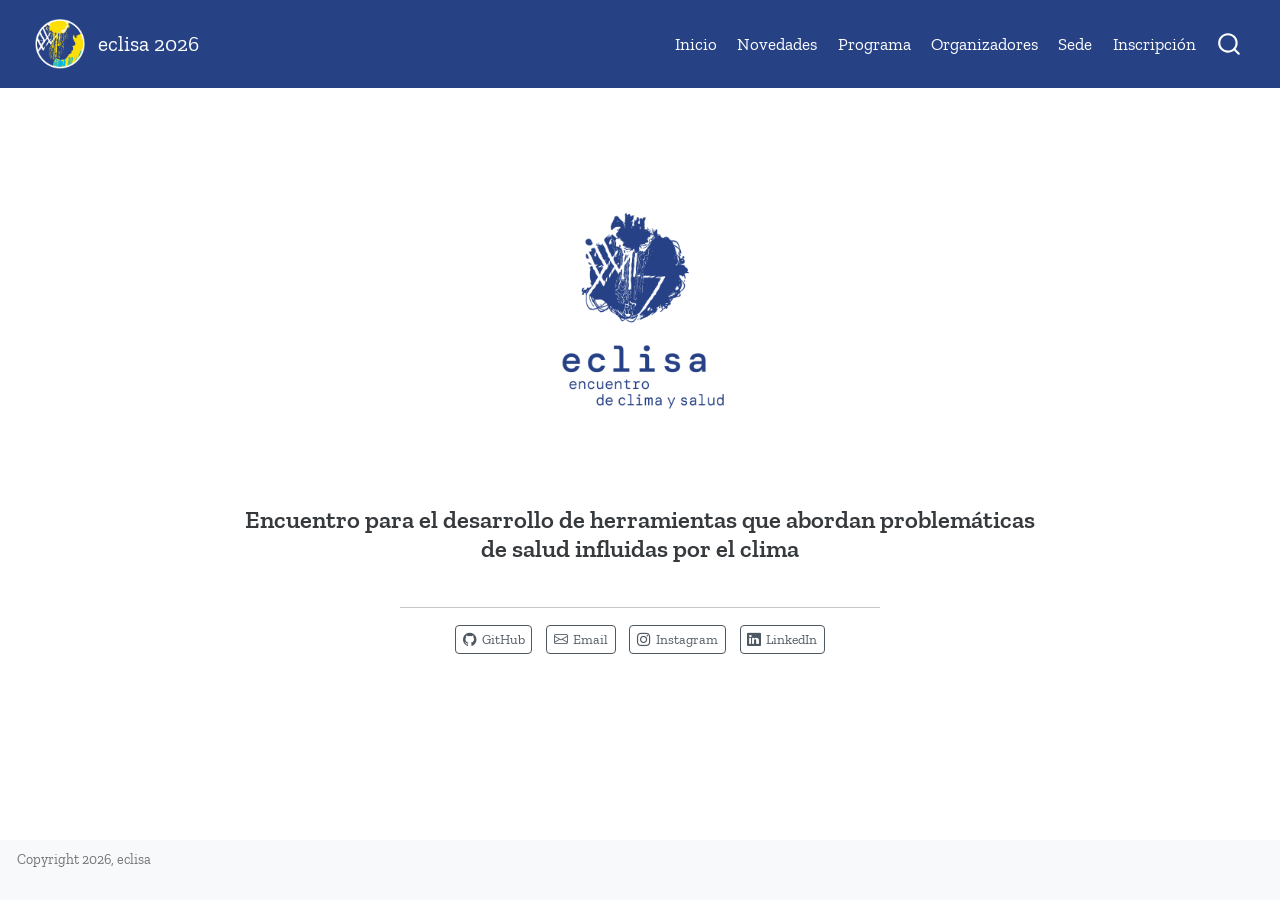
<file: index.html>
<!DOCTYPE html>
<html xmlns="http://www.w3.org/1999/xhtml" lang="es" xml:lang="es"><head>

<meta charset="utf-8">
<meta name="generator" content="quarto-1.5.57">

<meta name="viewport" content="width=device-width, initial-scale=1.0, user-scalable=yes">


<title>eclisa 2026</title>
<style>
code{white-space: pre-wrap;}
span.smallcaps{font-variant: small-caps;}
div.columns{display: flex; gap: min(4vw, 1.5em);}
div.column{flex: auto; overflow-x: auto;}
div.hanging-indent{margin-left: 1.5em; text-indent: -1.5em;}
ul.task-list{list-style: none;}
ul.task-list li input[type="checkbox"] {
  width: 0.8em;
  margin: 0 0.8em 0.2em -1em; /* quarto-specific, see https://github.com/quarto-dev/quarto-cli/issues/4556 */ 
  vertical-align: middle;
}
</style>


<script src="site_libs/quarto-nav/quarto-nav.js"></script>
<script src="site_libs/quarto-nav/headroom.min.js"></script>
<script src="site_libs/clipboard/clipboard.min.js"></script>
<script src="site_libs/quarto-search/autocomplete.umd.js"></script>
<script src="site_libs/quarto-search/fuse.min.js"></script>
<script src="site_libs/quarto-search/quarto-search.js"></script>
<meta name="quarto:offset" content="./">
<script src="site_libs/quarto-html/quarto.js"></script>
<script src="site_libs/quarto-html/popper.min.js"></script>
<script src="site_libs/quarto-html/tippy.umd.min.js"></script>
<link href="site_libs/quarto-html/tippy.css" rel="stylesheet">
<link href="site_libs/quarto-html/quarto-syntax-highlighting.css" rel="stylesheet" id="quarto-text-highlighting-styles">
<script src="site_libs/bootstrap/bootstrap.min.js"></script>
<link href="site_libs/bootstrap/bootstrap-icons.css" rel="stylesheet">
<link href="site_libs/bootstrap/bootstrap.min.css" rel="stylesheet" id="quarto-bootstrap" data-mode="light">
<script id="quarto-search-options" type="application/json">{
  "location": "navbar",
  "copy-button": false,
  "collapse-after": 3,
  "panel-placement": "end",
  "type": "overlay",
  "limit": 50,
  "keyboard-shortcut": [
    "f",
    "/",
    "s"
  ],
  "show-item-context": false,
  "language": {
    "search-no-results-text": "Sin resultados",
    "search-matching-documents-text": "documentos encontrados",
    "search-copy-link-title": "Copiar el enlace en la búsqueda",
    "search-hide-matches-text": "Ocultar resultados adicionales",
    "search-more-match-text": "resultado adicional en este documento",
    "search-more-matches-text": "resultados adicionales en este documento",
    "search-clear-button-title": "Borrar",
    "search-text-placeholder": "",
    "search-detached-cancel-button-title": "Cancelar",
    "search-submit-button-title": "Enviar",
    "search-label": "Buscar"
  }
}</script>


<link rel="stylesheet" href="styles.css">
</head>

<body class="nav-fixed fullcontent">

<div id="quarto-search-results"></div>
  <header id="quarto-header" class="headroom fixed-top">
    <nav class="navbar navbar-expand-lg " data-bs-theme="dark">
      <div class="navbar-container container-fluid">
      <div class="navbar-brand-container mx-auto">
    <a href="./index.html" class="navbar-brand navbar-brand-logo">
    <img src="./imagenes/icono.png" alt="" class="navbar-logo">
    </a>
    <a class="navbar-brand" href="./index.html">
    <span class="navbar-title">eclisa 2026</span>
    </a>
  </div>
            <div id="quarto-search" class="" title="Buscar"></div>
          <button class="navbar-toggler" type="button" data-bs-toggle="collapse" data-bs-target="#navbarCollapse" aria-controls="navbarCollapse" role="menu" aria-expanded="false" aria-label="Navegación de palanca" onclick="if (window.quartoToggleHeadroom) { window.quartoToggleHeadroom(); }">
  <span class="navbar-toggler-icon"></span>
</button>
          <div class="collapse navbar-collapse" id="navbarCollapse">
            <ul class="navbar-nav navbar-nav-scroll ms-auto">
  <li class="nav-item">
    <a class="nav-link active" href="./index.html" aria-current="page"> 
<span class="menu-text">Inicio</span></a>
  </li>  
  <li class="nav-item">
    <a class="nav-link" href="./novedades.html"> 
<span class="menu-text">Novedades</span></a>
  </li>  
  <li class="nav-item">
    <a class="nav-link" href="./programa.html"> 
<span class="menu-text">Programa</span></a>
  </li>  
  <li class="nav-item">
    <a class="nav-link" href="./organizadores.html"> 
<span class="menu-text">Organizadores</span></a>
  </li>  
  <li class="nav-item">
    <a class="nav-link" href="./sede.html"> 
<span class="menu-text">Sede</span></a>
  </li>  
  <li class="nav-item">
    <a class="nav-link" href="./inscripcion.html"> 
<span class="menu-text">Inscripción</span></a>
  </li>  
</ul>
          </div> <!-- /navcollapse -->
            <div class="quarto-navbar-tools">
</div>
      </div> <!-- /container-fluid -->
    </nav>
</header>
<!-- content -->
<div id="quarto-content" class="quarto-container page-columns page-rows-contents page-layout-article page-navbar">
<!-- sidebar -->
<!-- margin-sidebar -->
    
<!-- main -->
<div class="quarto-about-jolla">
  <img src="imagenes/logo.png" class="about-image
  round " style="height: 15em; width: 15em;">
 <main class="content" id="quarto-document-content">
<section id="encuentro-para-el-desarrollo-de-herramientas-que-abordan-problemáticas-de-salud-influidas-por-el-clima" class="level3">
<h3 data-anchor-id="encuentro-para-el-desarrollo-de-herramientas-que-abordan-problemáticas-de-salud-influidas-por-el-clima">Encuentro para el desarrollo de herramientas que abordan problemáticas de salud influidas por el clima</h3>


</section>
</main> 
  <hr class="about-sep">
   <div class="about-links">
  <a href="https://github.com/eclisa-red" class="about-link" rel="" target="">
    <i class="bi bi-github"></i>
     <span class="about-link-text">GitHub</span>
  </a>
  <a href="mailto:eclisa.info@gmail.com" class="about-link" rel="" target="">
    <i class="bi bi-envelope"></i>
     <span class="about-link-text">Email</span>
  </a>
  <a href="https://instagram.com/eclisa2026" class="about-link" rel="" target="">
    <i class="bi bi-instagram"></i>
     <span class="about-link-text">Instagram</span>
  </a>
  <a href="https://www.linkedin.com/company/eclisa-2026/" class="about-link" rel="" target="">
    <i class="bi bi-linkedin"></i>
     <span class="about-link-text">LinkedIn</span>
  </a>
</div>
</div>
 <!-- /main -->
<script id="quarto-html-after-body" type="application/javascript">
window.document.addEventListener("DOMContentLoaded", function (event) {
  const toggleBodyColorMode = (bsSheetEl) => {
    const mode = bsSheetEl.getAttribute("data-mode");
    const bodyEl = window.document.querySelector("body");
    if (mode === "dark") {
      bodyEl.classList.add("quarto-dark");
      bodyEl.classList.remove("quarto-light");
    } else {
      bodyEl.classList.add("quarto-light");
      bodyEl.classList.remove("quarto-dark");
    }
  }
  const toggleBodyColorPrimary = () => {
    const bsSheetEl = window.document.querySelector("link#quarto-bootstrap");
    if (bsSheetEl) {
      toggleBodyColorMode(bsSheetEl);
    }
  }
  toggleBodyColorPrimary();  
  const isCodeAnnotation = (el) => {
    for (const clz of el.classList) {
      if (clz.startsWith('code-annotation-')) {                     
        return true;
      }
    }
    return false;
  }
  const onCopySuccess = function(e) {
    // button target
    const button = e.trigger;
    // don't keep focus
    button.blur();
    // flash "checked"
    button.classList.add('code-copy-button-checked');
    var currentTitle = button.getAttribute("title");
    button.setAttribute("title", "Copiado");
    let tooltip;
    if (window.bootstrap) {
      button.setAttribute("data-bs-toggle", "tooltip");
      button.setAttribute("data-bs-placement", "left");
      button.setAttribute("data-bs-title", "Copiado");
      tooltip = new bootstrap.Tooltip(button, 
        { trigger: "manual", 
          customClass: "code-copy-button-tooltip",
          offset: [0, -8]});
      tooltip.show();    
    }
    setTimeout(function() {
      if (tooltip) {
        tooltip.hide();
        button.removeAttribute("data-bs-title");
        button.removeAttribute("data-bs-toggle");
        button.removeAttribute("data-bs-placement");
      }
      button.setAttribute("title", currentTitle);
      button.classList.remove('code-copy-button-checked');
    }, 1000);
    // clear code selection
    e.clearSelection();
  }
  const getTextToCopy = function(trigger) {
      const codeEl = trigger.previousElementSibling.cloneNode(true);
      for (const childEl of codeEl.children) {
        if (isCodeAnnotation(childEl)) {
          childEl.remove();
        }
      }
      return codeEl.innerText;
  }
  const clipboard = new window.ClipboardJS('.code-copy-button:not([data-in-quarto-modal])', {
    text: getTextToCopy
  });
  clipboard.on('success', onCopySuccess);
  if (window.document.getElementById('quarto-embedded-source-code-modal')) {
    // For code content inside modals, clipBoardJS needs to be initialized with a container option
    // TODO: Check when it could be a function (https://github.com/zenorocha/clipboard.js/issues/860)
    const clipboardModal = new window.ClipboardJS('.code-copy-button[data-in-quarto-modal]', {
      text: getTextToCopy,
      container: window.document.getElementById('quarto-embedded-source-code-modal')
    });
    clipboardModal.on('success', onCopySuccess);
  }
    var localhostRegex = new RegExp(/^(?:http|https):\/\/localhost\:?[0-9]*\//);
    var mailtoRegex = new RegExp(/^mailto:/);
      var filterRegex = new RegExp('/' + window.location.host + '/');
    var isInternal = (href) => {
        return filterRegex.test(href) || localhostRegex.test(href) || mailtoRegex.test(href);
    }
    // Inspect non-navigation links and adorn them if external
 	var links = window.document.querySelectorAll('a[href]:not(.nav-link):not(.navbar-brand):not(.toc-action):not(.sidebar-link):not(.sidebar-item-toggle):not(.pagination-link):not(.no-external):not([aria-hidden]):not(.dropdown-item):not(.quarto-navigation-tool):not(.about-link)');
    for (var i=0; i<links.length; i++) {
      const link = links[i];
      if (!isInternal(link.href)) {
        // undo the damage that might have been done by quarto-nav.js in the case of
        // links that we want to consider external
        if (link.dataset.originalHref !== undefined) {
          link.href = link.dataset.originalHref;
        }
      }
    }
  function tippyHover(el, contentFn, onTriggerFn, onUntriggerFn) {
    const config = {
      allowHTML: true,
      maxWidth: 500,
      delay: 100,
      arrow: false,
      appendTo: function(el) {
          return el.parentElement;
      },
      interactive: true,
      interactiveBorder: 10,
      theme: 'quarto',
      placement: 'bottom-start',
    };
    if (contentFn) {
      config.content = contentFn;
    }
    if (onTriggerFn) {
      config.onTrigger = onTriggerFn;
    }
    if (onUntriggerFn) {
      config.onUntrigger = onUntriggerFn;
    }
    window.tippy(el, config); 
  }
  const noterefs = window.document.querySelectorAll('a[role="doc-noteref"]');
  for (var i=0; i<noterefs.length; i++) {
    const ref = noterefs[i];
    tippyHover(ref, function() {
      // use id or data attribute instead here
      let href = ref.getAttribute('data-footnote-href') || ref.getAttribute('href');
      try { href = new URL(href).hash; } catch {}
      const id = href.replace(/^#\/?/, "");
      const note = window.document.getElementById(id);
      if (note) {
        return note.innerHTML;
      } else {
        return "";
      }
    });
  }
  const xrefs = window.document.querySelectorAll('a.quarto-xref');
  const processXRef = (id, note) => {
    // Strip column container classes
    const stripColumnClz = (el) => {
      el.classList.remove("page-full", "page-columns");
      if (el.children) {
        for (const child of el.children) {
          stripColumnClz(child);
        }
      }
    }
    stripColumnClz(note)
    if (id === null || id.startsWith('sec-')) {
      // Special case sections, only their first couple elements
      const container = document.createElement("div");
      if (note.children && note.children.length > 2) {
        container.appendChild(note.children[0].cloneNode(true));
        for (let i = 1; i < note.children.length; i++) {
          const child = note.children[i];
          if (child.tagName === "P" && child.innerText === "") {
            continue;
          } else {
            container.appendChild(child.cloneNode(true));
            break;
          }
        }
        if (window.Quarto?.typesetMath) {
          window.Quarto.typesetMath(container);
        }
        return container.innerHTML
      } else {
        if (window.Quarto?.typesetMath) {
          window.Quarto.typesetMath(note);
        }
        return note.innerHTML;
      }
    } else {
      // Remove any anchor links if they are present
      const anchorLink = note.querySelector('a.anchorjs-link');
      if (anchorLink) {
        anchorLink.remove();
      }
      if (window.Quarto?.typesetMath) {
        window.Quarto.typesetMath(note);
      }
      // TODO in 1.5, we should make sure this works without a callout special case
      if (note.classList.contains("callout")) {
        return note.outerHTML;
      } else {
        return note.innerHTML;
      }
    }
  }
  for (var i=0; i<xrefs.length; i++) {
    const xref = xrefs[i];
    tippyHover(xref, undefined, function(instance) {
      instance.disable();
      let url = xref.getAttribute('href');
      let hash = undefined; 
      if (url.startsWith('#')) {
        hash = url;
      } else {
        try { hash = new URL(url).hash; } catch {}
      }
      if (hash) {
        const id = hash.replace(/^#\/?/, "");
        const note = window.document.getElementById(id);
        if (note !== null) {
          try {
            const html = processXRef(id, note.cloneNode(true));
            instance.setContent(html);
          } finally {
            instance.enable();
            instance.show();
          }
        } else {
          // See if we can fetch this
          fetch(url.split('#')[0])
          .then(res => res.text())
          .then(html => {
            const parser = new DOMParser();
            const htmlDoc = parser.parseFromString(html, "text/html");
            const note = htmlDoc.getElementById(id);
            if (note !== null) {
              const html = processXRef(id, note);
              instance.setContent(html);
            } 
          }).finally(() => {
            instance.enable();
            instance.show();
          });
        }
      } else {
        // See if we can fetch a full url (with no hash to target)
        // This is a special case and we should probably do some content thinning / targeting
        fetch(url)
        .then(res => res.text())
        .then(html => {
          const parser = new DOMParser();
          const htmlDoc = parser.parseFromString(html, "text/html");
          const note = htmlDoc.querySelector('main.content');
          if (note !== null) {
            // This should only happen for chapter cross references
            // (since there is no id in the URL)
            // remove the first header
            if (note.children.length > 0 && note.children[0].tagName === "HEADER") {
              note.children[0].remove();
            }
            const html = processXRef(null, note);
            instance.setContent(html);
          } 
        }).finally(() => {
          instance.enable();
          instance.show();
        });
      }
    }, function(instance) {
    });
  }
      let selectedAnnoteEl;
      const selectorForAnnotation = ( cell, annotation) => {
        let cellAttr = 'data-code-cell="' + cell + '"';
        let lineAttr = 'data-code-annotation="' +  annotation + '"';
        const selector = 'span[' + cellAttr + '][' + lineAttr + ']';
        return selector;
      }
      const selectCodeLines = (annoteEl) => {
        const doc = window.document;
        const targetCell = annoteEl.getAttribute("data-target-cell");
        const targetAnnotation = annoteEl.getAttribute("data-target-annotation");
        const annoteSpan = window.document.querySelector(selectorForAnnotation(targetCell, targetAnnotation));
        const lines = annoteSpan.getAttribute("data-code-lines").split(",");
        const lineIds = lines.map((line) => {
          return targetCell + "-" + line;
        })
        let top = null;
        let height = null;
        let parent = null;
        if (lineIds.length > 0) {
            //compute the position of the single el (top and bottom and make a div)
            const el = window.document.getElementById(lineIds[0]);
            top = el.offsetTop;
            height = el.offsetHeight;
            parent = el.parentElement.parentElement;
          if (lineIds.length > 1) {
            const lastEl = window.document.getElementById(lineIds[lineIds.length - 1]);
            const bottom = lastEl.offsetTop + lastEl.offsetHeight;
            height = bottom - top;
          }
          if (top !== null && height !== null && parent !== null) {
            // cook up a div (if necessary) and position it 
            let div = window.document.getElementById("code-annotation-line-highlight");
            if (div === null) {
              div = window.document.createElement("div");
              div.setAttribute("id", "code-annotation-line-highlight");
              div.style.position = 'absolute';
              parent.appendChild(div);
            }
            div.style.top = top - 2 + "px";
            div.style.height = height + 4 + "px";
            div.style.left = 0;
            let gutterDiv = window.document.getElementById("code-annotation-line-highlight-gutter");
            if (gutterDiv === null) {
              gutterDiv = window.document.createElement("div");
              gutterDiv.setAttribute("id", "code-annotation-line-highlight-gutter");
              gutterDiv.style.position = 'absolute';
              const codeCell = window.document.getElementById(targetCell);
              const gutter = codeCell.querySelector('.code-annotation-gutter');
              gutter.appendChild(gutterDiv);
            }
            gutterDiv.style.top = top - 2 + "px";
            gutterDiv.style.height = height + 4 + "px";
          }
          selectedAnnoteEl = annoteEl;
        }
      };
      const unselectCodeLines = () => {
        const elementsIds = ["code-annotation-line-highlight", "code-annotation-line-highlight-gutter"];
        elementsIds.forEach((elId) => {
          const div = window.document.getElementById(elId);
          if (div) {
            div.remove();
          }
        });
        selectedAnnoteEl = undefined;
      };
        // Handle positioning of the toggle
    window.addEventListener(
      "resize",
      throttle(() => {
        elRect = undefined;
        if (selectedAnnoteEl) {
          selectCodeLines(selectedAnnoteEl);
        }
      }, 10)
    );
    function throttle(fn, ms) {
    let throttle = false;
    let timer;
      return (...args) => {
        if(!throttle) { // first call gets through
            fn.apply(this, args);
            throttle = true;
        } else { // all the others get throttled
            if(timer) clearTimeout(timer); // cancel #2
            timer = setTimeout(() => {
              fn.apply(this, args);
              timer = throttle = false;
            }, ms);
        }
      };
    }
      // Attach click handler to the DT
      const annoteDls = window.document.querySelectorAll('dt[data-target-cell]');
      for (const annoteDlNode of annoteDls) {
        annoteDlNode.addEventListener('click', (event) => {
          const clickedEl = event.target;
          if (clickedEl !== selectedAnnoteEl) {
            unselectCodeLines();
            const activeEl = window.document.querySelector('dt[data-target-cell].code-annotation-active');
            if (activeEl) {
              activeEl.classList.remove('code-annotation-active');
            }
            selectCodeLines(clickedEl);
            clickedEl.classList.add('code-annotation-active');
          } else {
            // Unselect the line
            unselectCodeLines();
            clickedEl.classList.remove('code-annotation-active');
          }
        });
      }
  const findCites = (el) => {
    const parentEl = el.parentElement;
    if (parentEl) {
      const cites = parentEl.dataset.cites;
      if (cites) {
        return {
          el,
          cites: cites.split(' ')
        };
      } else {
        return findCites(el.parentElement)
      }
    } else {
      return undefined;
    }
  };
  var bibliorefs = window.document.querySelectorAll('a[role="doc-biblioref"]');
  for (var i=0; i<bibliorefs.length; i++) {
    const ref = bibliorefs[i];
    const citeInfo = findCites(ref);
    if (citeInfo) {
      tippyHover(citeInfo.el, function() {
        var popup = window.document.createElement('div');
        citeInfo.cites.forEach(function(cite) {
          var citeDiv = window.document.createElement('div');
          citeDiv.classList.add('hanging-indent');
          citeDiv.classList.add('csl-entry');
          var biblioDiv = window.document.getElementById('ref-' + cite);
          if (biblioDiv) {
            citeDiv.innerHTML = biblioDiv.innerHTML;
          }
          popup.appendChild(citeDiv);
        });
        return popup.innerHTML;
      });
    }
  }
});
</script>
</div> <!-- /content -->
<footer class="footer">
  <div class="nav-footer">
    <div class="nav-footer-left">
<p>Copyright 2026, eclisa</p>
</div>   
    <div class="nav-footer-center">
      &nbsp;
    </div>
    <div class="nav-footer-right">
      &nbsp;
    </div>
  </div>
</footer>




</body></html>
</file>
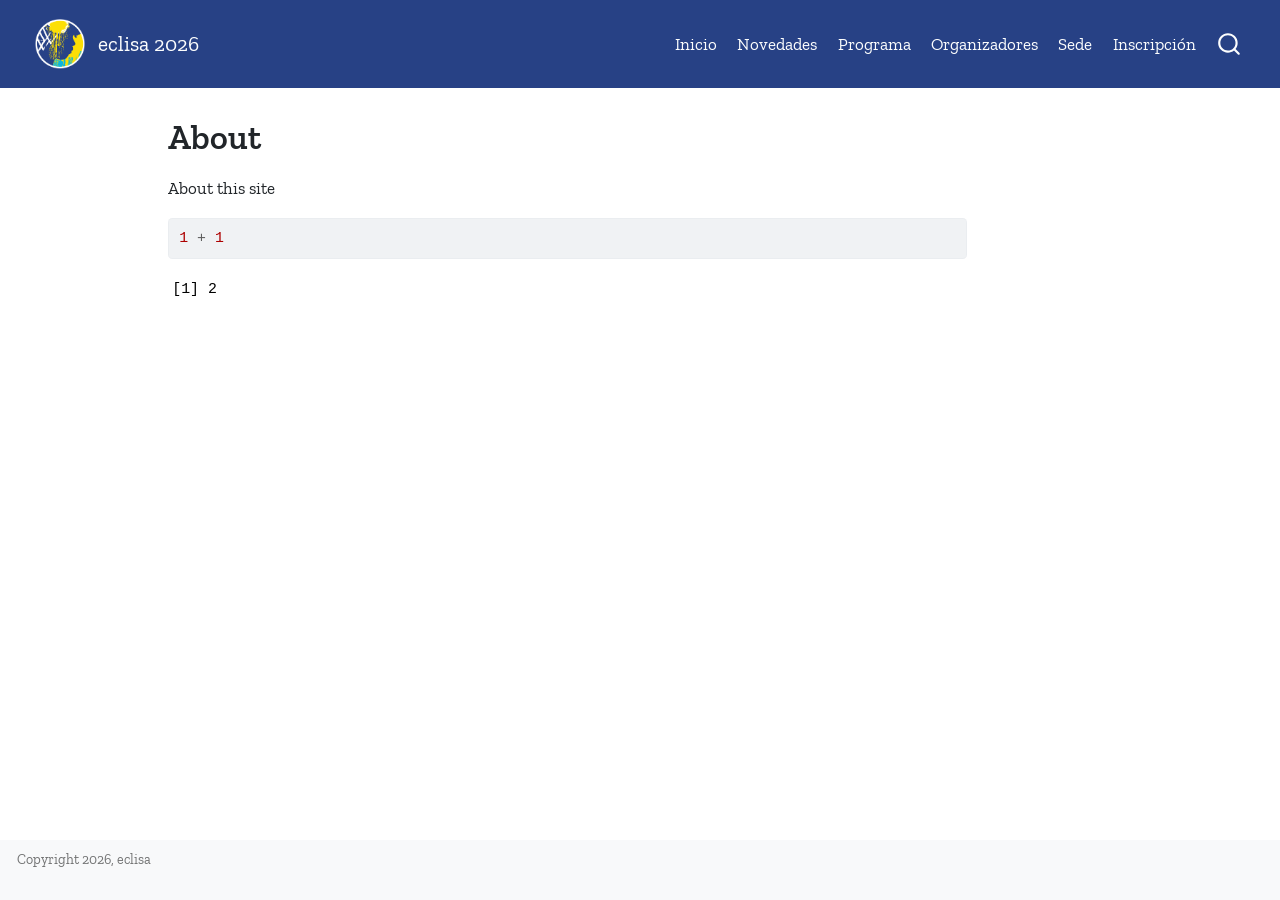
<file: about.html>
<!DOCTYPE html>
<html xmlns="http://www.w3.org/1999/xhtml" lang="es" xml:lang="es"><head>

<meta charset="utf-8">
<meta name="generator" content="quarto-1.5.57">

<meta name="viewport" content="width=device-width, initial-scale=1.0, user-scalable=yes">


<title>About – eclisa 2026</title>
<style>
code{white-space: pre-wrap;}
span.smallcaps{font-variant: small-caps;}
div.columns{display: flex; gap: min(4vw, 1.5em);}
div.column{flex: auto; overflow-x: auto;}
div.hanging-indent{margin-left: 1.5em; text-indent: -1.5em;}
ul.task-list{list-style: none;}
ul.task-list li input[type="checkbox"] {
  width: 0.8em;
  margin: 0 0.8em 0.2em -1em; /* quarto-specific, see https://github.com/quarto-dev/quarto-cli/issues/4556 */ 
  vertical-align: middle;
}
/* CSS for syntax highlighting */
pre > code.sourceCode { white-space: pre; position: relative; }
pre > code.sourceCode > span { line-height: 1.25; }
pre > code.sourceCode > span:empty { height: 1.2em; }
.sourceCode { overflow: visible; }
code.sourceCode > span { color: inherit; text-decoration: inherit; }
div.sourceCode { margin: 1em 0; }
pre.sourceCode { margin: 0; }
@media screen {
div.sourceCode { overflow: auto; }
}
@media print {
pre > code.sourceCode { white-space: pre-wrap; }
pre > code.sourceCode > span { display: inline-block; text-indent: -5em; padding-left: 5em; }
}
pre.numberSource code
  { counter-reset: source-line 0; }
pre.numberSource code > span
  { position: relative; left: -4em; counter-increment: source-line; }
pre.numberSource code > span > a:first-child::before
  { content: counter(source-line);
    position: relative; left: -1em; text-align: right; vertical-align: baseline;
    border: none; display: inline-block;
    -webkit-touch-callout: none; -webkit-user-select: none;
    -khtml-user-select: none; -moz-user-select: none;
    -ms-user-select: none; user-select: none;
    padding: 0 4px; width: 4em;
  }
pre.numberSource { margin-left: 3em;  padding-left: 4px; }
div.sourceCode
  {   }
@media screen {
pre > code.sourceCode > span > a:first-child::before { text-decoration: underline; }
}
</style>


<script src="site_libs/quarto-nav/quarto-nav.js"></script>
<script src="site_libs/quarto-nav/headroom.min.js"></script>
<script src="site_libs/clipboard/clipboard.min.js"></script>
<script src="site_libs/quarto-search/autocomplete.umd.js"></script>
<script src="site_libs/quarto-search/fuse.min.js"></script>
<script src="site_libs/quarto-search/quarto-search.js"></script>
<meta name="quarto:offset" content="./">
<script src="site_libs/quarto-html/quarto.js"></script>
<script src="site_libs/quarto-html/popper.min.js"></script>
<script src="site_libs/quarto-html/tippy.umd.min.js"></script>
<script src="site_libs/quarto-html/anchor.min.js"></script>
<link href="site_libs/quarto-html/tippy.css" rel="stylesheet">
<link href="site_libs/quarto-html/quarto-syntax-highlighting.css" rel="stylesheet" id="quarto-text-highlighting-styles">
<script src="site_libs/bootstrap/bootstrap.min.js"></script>
<link href="site_libs/bootstrap/bootstrap-icons.css" rel="stylesheet">
<link href="site_libs/bootstrap/bootstrap.min.css" rel="stylesheet" id="quarto-bootstrap" data-mode="light">
<script id="quarto-search-options" type="application/json">{
  "location": "navbar",
  "copy-button": false,
  "collapse-after": 3,
  "panel-placement": "end",
  "type": "overlay",
  "limit": 50,
  "keyboard-shortcut": [
    "f",
    "/",
    "s"
  ],
  "show-item-context": false,
  "language": {
    "search-no-results-text": "Sin resultados",
    "search-matching-documents-text": "documentos encontrados",
    "search-copy-link-title": "Copiar el enlace en la búsqueda",
    "search-hide-matches-text": "Ocultar resultados adicionales",
    "search-more-match-text": "resultado adicional en este documento",
    "search-more-matches-text": "resultados adicionales en este documento",
    "search-clear-button-title": "Borrar",
    "search-text-placeholder": "",
    "search-detached-cancel-button-title": "Cancelar",
    "search-submit-button-title": "Enviar",
    "search-label": "Buscar"
  }
}</script>


<link rel="stylesheet" href="styles.css">
</head>

<body class="nav-fixed">

<div id="quarto-search-results"></div>
  <header id="quarto-header" class="headroom fixed-top">
    <nav class="navbar navbar-expand-lg " data-bs-theme="dark">
      <div class="navbar-container container-fluid">
      <div class="navbar-brand-container mx-auto">
    <a href="./index.html" class="navbar-brand navbar-brand-logo">
    <img src="./imagenes/icono.png" alt="" class="navbar-logo">
    </a>
    <a class="navbar-brand" href="./index.html">
    <span class="navbar-title">eclisa 2026</span>
    </a>
  </div>
            <div id="quarto-search" class="" title="Buscar"></div>
          <button class="navbar-toggler" type="button" data-bs-toggle="collapse" data-bs-target="#navbarCollapse" aria-controls="navbarCollapse" role="menu" aria-expanded="false" aria-label="Navegación de palanca" onclick="if (window.quartoToggleHeadroom) { window.quartoToggleHeadroom(); }">
  <span class="navbar-toggler-icon"></span>
</button>
          <div class="collapse navbar-collapse" id="navbarCollapse">
            <ul class="navbar-nav navbar-nav-scroll ms-auto">
  <li class="nav-item">
    <a class="nav-link" href="./index.html"> 
<span class="menu-text">Inicio</span></a>
  </li>  
  <li class="nav-item">
    <a class="nav-link" href="./novedades.html"> 
<span class="menu-text">Novedades</span></a>
  </li>  
  <li class="nav-item">
    <a class="nav-link" href="./programa.html"> 
<span class="menu-text">Programa</span></a>
  </li>  
  <li class="nav-item">
    <a class="nav-link" href="./organizadores.html"> 
<span class="menu-text">Organizadores</span></a>
  </li>  
  <li class="nav-item">
    <a class="nav-link" href="./sede.html"> 
<span class="menu-text">Sede</span></a>
  </li>  
  <li class="nav-item">
    <a class="nav-link" href="./inscripcion.html"> 
<span class="menu-text">Inscripción</span></a>
  </li>  
</ul>
          </div> <!-- /navcollapse -->
            <div class="quarto-navbar-tools">
</div>
      </div> <!-- /container-fluid -->
    </nav>
</header>
<!-- content -->
<div id="quarto-content" class="quarto-container page-columns page-rows-contents page-layout-article page-navbar">
<!-- sidebar -->
<!-- margin-sidebar -->
    <div id="quarto-margin-sidebar" class="sidebar margin-sidebar zindex-bottom">
        
    </div>
<!-- main -->
<main class="content" id="quarto-document-content">

<header id="title-block-header" class="quarto-title-block default">
<div class="quarto-title">
<h1 class="title">About</h1>
</div>



<div class="quarto-title-meta">

    
  
    
  </div>
  


</header>


<p>About this site</p>
<div class="cell">
<div class="sourceCode cell-code" id="cb1"><pre class="sourceCode r code-with-copy"><code class="sourceCode r"><span id="cb1-1"><a href="#cb1-1" aria-hidden="true" tabindex="-1"></a><span class="dv">1</span> <span class="sc">+</span> <span class="dv">1</span></span></code><button title="Copiar al portapapeles" class="code-copy-button"><i class="bi"></i></button></pre></div>
<div class="cell-output cell-output-stdout">
<pre><code>[1] 2</code></pre>
</div>
</div>



</main> <!-- /main -->
<script id="quarto-html-after-body" type="application/javascript">
window.document.addEventListener("DOMContentLoaded", function (event) {
  const toggleBodyColorMode = (bsSheetEl) => {
    const mode = bsSheetEl.getAttribute("data-mode");
    const bodyEl = window.document.querySelector("body");
    if (mode === "dark") {
      bodyEl.classList.add("quarto-dark");
      bodyEl.classList.remove("quarto-light");
    } else {
      bodyEl.classList.add("quarto-light");
      bodyEl.classList.remove("quarto-dark");
    }
  }
  const toggleBodyColorPrimary = () => {
    const bsSheetEl = window.document.querySelector("link#quarto-bootstrap");
    if (bsSheetEl) {
      toggleBodyColorMode(bsSheetEl);
    }
  }
  toggleBodyColorPrimary();  
  const icon = "";
  const anchorJS = new window.AnchorJS();
  anchorJS.options = {
    placement: 'right',
    icon: icon
  };
  anchorJS.add('.anchored');
  const isCodeAnnotation = (el) => {
    for (const clz of el.classList) {
      if (clz.startsWith('code-annotation-')) {                     
        return true;
      }
    }
    return false;
  }
  const onCopySuccess = function(e) {
    // button target
    const button = e.trigger;
    // don't keep focus
    button.blur();
    // flash "checked"
    button.classList.add('code-copy-button-checked');
    var currentTitle = button.getAttribute("title");
    button.setAttribute("title", "Copiado");
    let tooltip;
    if (window.bootstrap) {
      button.setAttribute("data-bs-toggle", "tooltip");
      button.setAttribute("data-bs-placement", "left");
      button.setAttribute("data-bs-title", "Copiado");
      tooltip = new bootstrap.Tooltip(button, 
        { trigger: "manual", 
          customClass: "code-copy-button-tooltip",
          offset: [0, -8]});
      tooltip.show();    
    }
    setTimeout(function() {
      if (tooltip) {
        tooltip.hide();
        button.removeAttribute("data-bs-title");
        button.removeAttribute("data-bs-toggle");
        button.removeAttribute("data-bs-placement");
      }
      button.setAttribute("title", currentTitle);
      button.classList.remove('code-copy-button-checked');
    }, 1000);
    // clear code selection
    e.clearSelection();
  }
  const getTextToCopy = function(trigger) {
      const codeEl = trigger.previousElementSibling.cloneNode(true);
      for (const childEl of codeEl.children) {
        if (isCodeAnnotation(childEl)) {
          childEl.remove();
        }
      }
      return codeEl.innerText;
  }
  const clipboard = new window.ClipboardJS('.code-copy-button:not([data-in-quarto-modal])', {
    text: getTextToCopy
  });
  clipboard.on('success', onCopySuccess);
  if (window.document.getElementById('quarto-embedded-source-code-modal')) {
    // For code content inside modals, clipBoardJS needs to be initialized with a container option
    // TODO: Check when it could be a function (https://github.com/zenorocha/clipboard.js/issues/860)
    const clipboardModal = new window.ClipboardJS('.code-copy-button[data-in-quarto-modal]', {
      text: getTextToCopy,
      container: window.document.getElementById('quarto-embedded-source-code-modal')
    });
    clipboardModal.on('success', onCopySuccess);
  }
    var localhostRegex = new RegExp(/^(?:http|https):\/\/localhost\:?[0-9]*\//);
    var mailtoRegex = new RegExp(/^mailto:/);
      var filterRegex = new RegExp('/' + window.location.host + '/');
    var isInternal = (href) => {
        return filterRegex.test(href) || localhostRegex.test(href) || mailtoRegex.test(href);
    }
    // Inspect non-navigation links and adorn them if external
 	var links = window.document.querySelectorAll('a[href]:not(.nav-link):not(.navbar-brand):not(.toc-action):not(.sidebar-link):not(.sidebar-item-toggle):not(.pagination-link):not(.no-external):not([aria-hidden]):not(.dropdown-item):not(.quarto-navigation-tool):not(.about-link)');
    for (var i=0; i<links.length; i++) {
      const link = links[i];
      if (!isInternal(link.href)) {
        // undo the damage that might have been done by quarto-nav.js in the case of
        // links that we want to consider external
        if (link.dataset.originalHref !== undefined) {
          link.href = link.dataset.originalHref;
        }
      }
    }
  function tippyHover(el, contentFn, onTriggerFn, onUntriggerFn) {
    const config = {
      allowHTML: true,
      maxWidth: 500,
      delay: 100,
      arrow: false,
      appendTo: function(el) {
          return el.parentElement;
      },
      interactive: true,
      interactiveBorder: 10,
      theme: 'quarto',
      placement: 'bottom-start',
    };
    if (contentFn) {
      config.content = contentFn;
    }
    if (onTriggerFn) {
      config.onTrigger = onTriggerFn;
    }
    if (onUntriggerFn) {
      config.onUntrigger = onUntriggerFn;
    }
    window.tippy(el, config); 
  }
  const noterefs = window.document.querySelectorAll('a[role="doc-noteref"]');
  for (var i=0; i<noterefs.length; i++) {
    const ref = noterefs[i];
    tippyHover(ref, function() {
      // use id or data attribute instead here
      let href = ref.getAttribute('data-footnote-href') || ref.getAttribute('href');
      try { href = new URL(href).hash; } catch {}
      const id = href.replace(/^#\/?/, "");
      const note = window.document.getElementById(id);
      if (note) {
        return note.innerHTML;
      } else {
        return "";
      }
    });
  }
  const xrefs = window.document.querySelectorAll('a.quarto-xref');
  const processXRef = (id, note) => {
    // Strip column container classes
    const stripColumnClz = (el) => {
      el.classList.remove("page-full", "page-columns");
      if (el.children) {
        for (const child of el.children) {
          stripColumnClz(child);
        }
      }
    }
    stripColumnClz(note)
    if (id === null || id.startsWith('sec-')) {
      // Special case sections, only their first couple elements
      const container = document.createElement("div");
      if (note.children && note.children.length > 2) {
        container.appendChild(note.children[0].cloneNode(true));
        for (let i = 1; i < note.children.length; i++) {
          const child = note.children[i];
          if (child.tagName === "P" && child.innerText === "") {
            continue;
          } else {
            container.appendChild(child.cloneNode(true));
            break;
          }
        }
        if (window.Quarto?.typesetMath) {
          window.Quarto.typesetMath(container);
        }
        return container.innerHTML
      } else {
        if (window.Quarto?.typesetMath) {
          window.Quarto.typesetMath(note);
        }
        return note.innerHTML;
      }
    } else {
      // Remove any anchor links if they are present
      const anchorLink = note.querySelector('a.anchorjs-link');
      if (anchorLink) {
        anchorLink.remove();
      }
      if (window.Quarto?.typesetMath) {
        window.Quarto.typesetMath(note);
      }
      // TODO in 1.5, we should make sure this works without a callout special case
      if (note.classList.contains("callout")) {
        return note.outerHTML;
      } else {
        return note.innerHTML;
      }
    }
  }
  for (var i=0; i<xrefs.length; i++) {
    const xref = xrefs[i];
    tippyHover(xref, undefined, function(instance) {
      instance.disable();
      let url = xref.getAttribute('href');
      let hash = undefined; 
      if (url.startsWith('#')) {
        hash = url;
      } else {
        try { hash = new URL(url).hash; } catch {}
      }
      if (hash) {
        const id = hash.replace(/^#\/?/, "");
        const note = window.document.getElementById(id);
        if (note !== null) {
          try {
            const html = processXRef(id, note.cloneNode(true));
            instance.setContent(html);
          } finally {
            instance.enable();
            instance.show();
          }
        } else {
          // See if we can fetch this
          fetch(url.split('#')[0])
          .then(res => res.text())
          .then(html => {
            const parser = new DOMParser();
            const htmlDoc = parser.parseFromString(html, "text/html");
            const note = htmlDoc.getElementById(id);
            if (note !== null) {
              const html = processXRef(id, note);
              instance.setContent(html);
            } 
          }).finally(() => {
            instance.enable();
            instance.show();
          });
        }
      } else {
        // See if we can fetch a full url (with no hash to target)
        // This is a special case and we should probably do some content thinning / targeting
        fetch(url)
        .then(res => res.text())
        .then(html => {
          const parser = new DOMParser();
          const htmlDoc = parser.parseFromString(html, "text/html");
          const note = htmlDoc.querySelector('main.content');
          if (note !== null) {
            // This should only happen for chapter cross references
            // (since there is no id in the URL)
            // remove the first header
            if (note.children.length > 0 && note.children[0].tagName === "HEADER") {
              note.children[0].remove();
            }
            const html = processXRef(null, note);
            instance.setContent(html);
          } 
        }).finally(() => {
          instance.enable();
          instance.show();
        });
      }
    }, function(instance) {
    });
  }
      let selectedAnnoteEl;
      const selectorForAnnotation = ( cell, annotation) => {
        let cellAttr = 'data-code-cell="' + cell + '"';
        let lineAttr = 'data-code-annotation="' +  annotation + '"';
        const selector = 'span[' + cellAttr + '][' + lineAttr + ']';
        return selector;
      }
      const selectCodeLines = (annoteEl) => {
        const doc = window.document;
        const targetCell = annoteEl.getAttribute("data-target-cell");
        const targetAnnotation = annoteEl.getAttribute("data-target-annotation");
        const annoteSpan = window.document.querySelector(selectorForAnnotation(targetCell, targetAnnotation));
        const lines = annoteSpan.getAttribute("data-code-lines").split(",");
        const lineIds = lines.map((line) => {
          return targetCell + "-" + line;
        })
        let top = null;
        let height = null;
        let parent = null;
        if (lineIds.length > 0) {
            //compute the position of the single el (top and bottom and make a div)
            const el = window.document.getElementById(lineIds[0]);
            top = el.offsetTop;
            height = el.offsetHeight;
            parent = el.parentElement.parentElement;
          if (lineIds.length > 1) {
            const lastEl = window.document.getElementById(lineIds[lineIds.length - 1]);
            const bottom = lastEl.offsetTop + lastEl.offsetHeight;
            height = bottom - top;
          }
          if (top !== null && height !== null && parent !== null) {
            // cook up a div (if necessary) and position it 
            let div = window.document.getElementById("code-annotation-line-highlight");
            if (div === null) {
              div = window.document.createElement("div");
              div.setAttribute("id", "code-annotation-line-highlight");
              div.style.position = 'absolute';
              parent.appendChild(div);
            }
            div.style.top = top - 2 + "px";
            div.style.height = height + 4 + "px";
            div.style.left = 0;
            let gutterDiv = window.document.getElementById("code-annotation-line-highlight-gutter");
            if (gutterDiv === null) {
              gutterDiv = window.document.createElement("div");
              gutterDiv.setAttribute("id", "code-annotation-line-highlight-gutter");
              gutterDiv.style.position = 'absolute';
              const codeCell = window.document.getElementById(targetCell);
              const gutter = codeCell.querySelector('.code-annotation-gutter');
              gutter.appendChild(gutterDiv);
            }
            gutterDiv.style.top = top - 2 + "px";
            gutterDiv.style.height = height + 4 + "px";
          }
          selectedAnnoteEl = annoteEl;
        }
      };
      const unselectCodeLines = () => {
        const elementsIds = ["code-annotation-line-highlight", "code-annotation-line-highlight-gutter"];
        elementsIds.forEach((elId) => {
          const div = window.document.getElementById(elId);
          if (div) {
            div.remove();
          }
        });
        selectedAnnoteEl = undefined;
      };
        // Handle positioning of the toggle
    window.addEventListener(
      "resize",
      throttle(() => {
        elRect = undefined;
        if (selectedAnnoteEl) {
          selectCodeLines(selectedAnnoteEl);
        }
      }, 10)
    );
    function throttle(fn, ms) {
    let throttle = false;
    let timer;
      return (...args) => {
        if(!throttle) { // first call gets through
            fn.apply(this, args);
            throttle = true;
        } else { // all the others get throttled
            if(timer) clearTimeout(timer); // cancel #2
            timer = setTimeout(() => {
              fn.apply(this, args);
              timer = throttle = false;
            }, ms);
        }
      };
    }
      // Attach click handler to the DT
      const annoteDls = window.document.querySelectorAll('dt[data-target-cell]');
      for (const annoteDlNode of annoteDls) {
        annoteDlNode.addEventListener('click', (event) => {
          const clickedEl = event.target;
          if (clickedEl !== selectedAnnoteEl) {
            unselectCodeLines();
            const activeEl = window.document.querySelector('dt[data-target-cell].code-annotation-active');
            if (activeEl) {
              activeEl.classList.remove('code-annotation-active');
            }
            selectCodeLines(clickedEl);
            clickedEl.classList.add('code-annotation-active');
          } else {
            // Unselect the line
            unselectCodeLines();
            clickedEl.classList.remove('code-annotation-active');
          }
        });
      }
  const findCites = (el) => {
    const parentEl = el.parentElement;
    if (parentEl) {
      const cites = parentEl.dataset.cites;
      if (cites) {
        return {
          el,
          cites: cites.split(' ')
        };
      } else {
        return findCites(el.parentElement)
      }
    } else {
      return undefined;
    }
  };
  var bibliorefs = window.document.querySelectorAll('a[role="doc-biblioref"]');
  for (var i=0; i<bibliorefs.length; i++) {
    const ref = bibliorefs[i];
    const citeInfo = findCites(ref);
    if (citeInfo) {
      tippyHover(citeInfo.el, function() {
        var popup = window.document.createElement('div');
        citeInfo.cites.forEach(function(cite) {
          var citeDiv = window.document.createElement('div');
          citeDiv.classList.add('hanging-indent');
          citeDiv.classList.add('csl-entry');
          var biblioDiv = window.document.getElementById('ref-' + cite);
          if (biblioDiv) {
            citeDiv.innerHTML = biblioDiv.innerHTML;
          }
          popup.appendChild(citeDiv);
        });
        return popup.innerHTML;
      });
    }
  }
});
</script>
</div> <!-- /content -->
<footer class="footer">
  <div class="nav-footer">
    <div class="nav-footer-left">
<p>Copyright 2026, eclisa</p>
</div>   
    <div class="nav-footer-center">
      &nbsp;
    </div>
    <div class="nav-footer-right">
      &nbsp;
    </div>
  </div>
</footer>




</body></html>
</file>
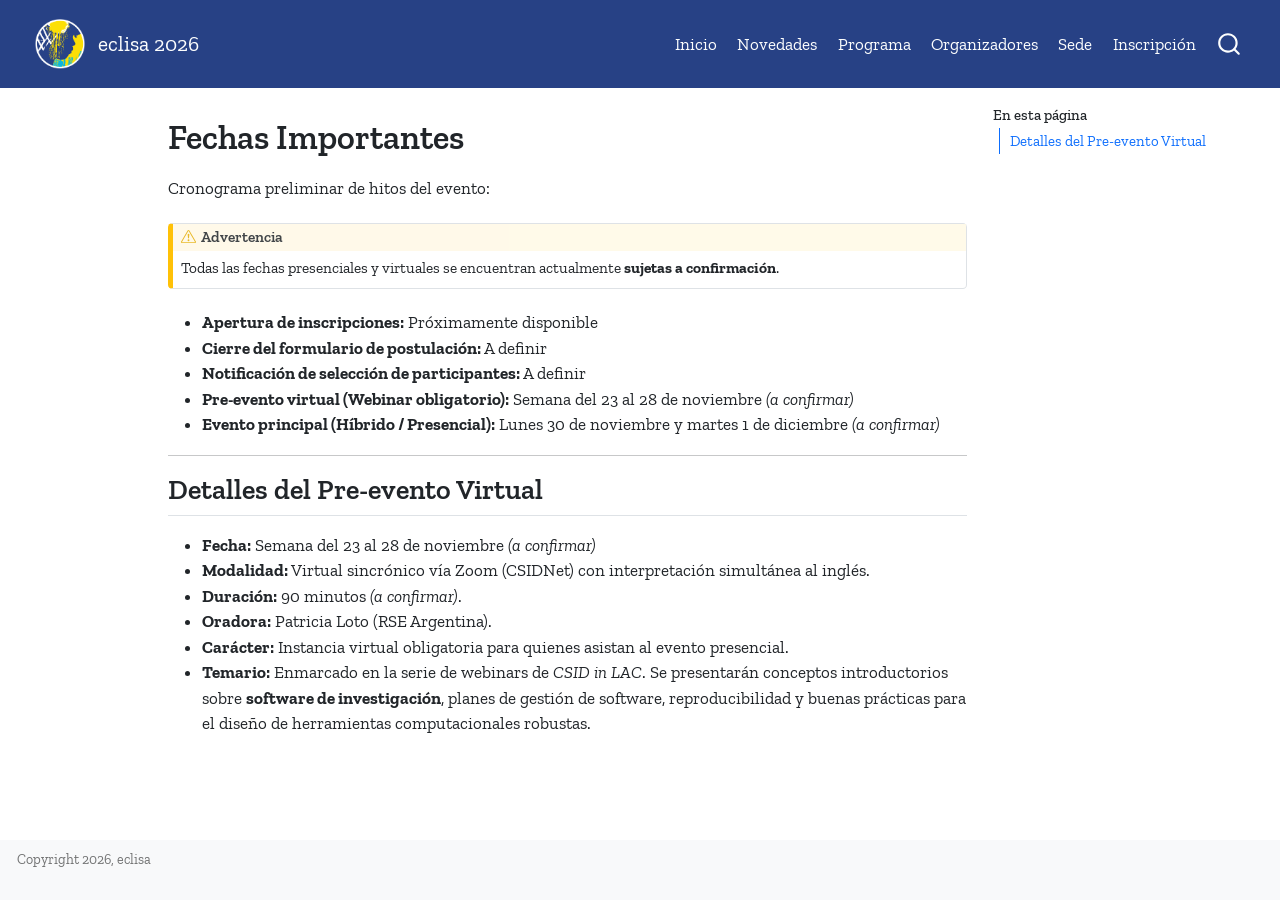
<file: fechas.html>
<!DOCTYPE html>
<html xmlns="http://www.w3.org/1999/xhtml" lang="es" xml:lang="es"><head>

<meta charset="utf-8">
<meta name="generator" content="quarto-1.5.57">

<meta name="viewport" content="width=device-width, initial-scale=1.0, user-scalable=yes">


<title>Fechas Importantes – eclisa 2026</title>
<style>
code{white-space: pre-wrap;}
span.smallcaps{font-variant: small-caps;}
div.columns{display: flex; gap: min(4vw, 1.5em);}
div.column{flex: auto; overflow-x: auto;}
div.hanging-indent{margin-left: 1.5em; text-indent: -1.5em;}
ul.task-list{list-style: none;}
ul.task-list li input[type="checkbox"] {
  width: 0.8em;
  margin: 0 0.8em 0.2em -1em; /* quarto-specific, see https://github.com/quarto-dev/quarto-cli/issues/4556 */ 
  vertical-align: middle;
}
</style>


<script src="site_libs/quarto-nav/quarto-nav.js"></script>
<script src="site_libs/quarto-nav/headroom.min.js"></script>
<script src="site_libs/clipboard/clipboard.min.js"></script>
<script src="site_libs/quarto-search/autocomplete.umd.js"></script>
<script src="site_libs/quarto-search/fuse.min.js"></script>
<script src="site_libs/quarto-search/quarto-search.js"></script>
<meta name="quarto:offset" content="./">
<script src="site_libs/quarto-html/quarto.js"></script>
<script src="site_libs/quarto-html/popper.min.js"></script>
<script src="site_libs/quarto-html/tippy.umd.min.js"></script>
<script src="site_libs/quarto-html/anchor.min.js"></script>
<link href="site_libs/quarto-html/tippy.css" rel="stylesheet">
<link href="site_libs/quarto-html/quarto-syntax-highlighting.css" rel="stylesheet" id="quarto-text-highlighting-styles">
<script src="site_libs/bootstrap/bootstrap.min.js"></script>
<link href="site_libs/bootstrap/bootstrap-icons.css" rel="stylesheet">
<link href="site_libs/bootstrap/bootstrap.min.css" rel="stylesheet" id="quarto-bootstrap" data-mode="light">
<script id="quarto-search-options" type="application/json">{
  "location": "navbar",
  "copy-button": false,
  "collapse-after": 3,
  "panel-placement": "end",
  "type": "overlay",
  "limit": 50,
  "keyboard-shortcut": [
    "f",
    "/",
    "s"
  ],
  "show-item-context": false,
  "language": {
    "search-no-results-text": "Sin resultados",
    "search-matching-documents-text": "documentos encontrados",
    "search-copy-link-title": "Copiar el enlace en la búsqueda",
    "search-hide-matches-text": "Ocultar resultados adicionales",
    "search-more-match-text": "resultado adicional en este documento",
    "search-more-matches-text": "resultados adicionales en este documento",
    "search-clear-button-title": "Borrar",
    "search-text-placeholder": "",
    "search-detached-cancel-button-title": "Cancelar",
    "search-submit-button-title": "Enviar",
    "search-label": "Buscar"
  }
}</script>


<link rel="stylesheet" href="styles.css">
</head>

<body class="nav-fixed">

<div id="quarto-search-results"></div>
  <header id="quarto-header" class="headroom fixed-top">
    <nav class="navbar navbar-expand-lg " data-bs-theme="dark">
      <div class="navbar-container container-fluid">
      <div class="navbar-brand-container mx-auto">
    <a href="./index.html" class="navbar-brand navbar-brand-logo">
    <img src="./imagenes/icono.png" alt="" class="navbar-logo">
    </a>
    <a class="navbar-brand" href="./index.html">
    <span class="navbar-title">eclisa 2026</span>
    </a>
  </div>
            <div id="quarto-search" class="" title="Buscar"></div>
          <button class="navbar-toggler" type="button" data-bs-toggle="collapse" data-bs-target="#navbarCollapse" aria-controls="navbarCollapse" role="menu" aria-expanded="false" aria-label="Navegación de palanca" onclick="if (window.quartoToggleHeadroom) { window.quartoToggleHeadroom(); }">
  <span class="navbar-toggler-icon"></span>
</button>
          <div class="collapse navbar-collapse" id="navbarCollapse">
            <ul class="navbar-nav navbar-nav-scroll ms-auto">
  <li class="nav-item">
    <a class="nav-link" href="./index.html"> 
<span class="menu-text">Inicio</span></a>
  </li>  
  <li class="nav-item">
    <a class="nav-link" href="./novedades.html"> 
<span class="menu-text">Novedades</span></a>
  </li>  
  <li class="nav-item">
    <a class="nav-link" href="./programa.html"> 
<span class="menu-text">Programa</span></a>
  </li>  
  <li class="nav-item">
    <a class="nav-link" href="./organizadores.html"> 
<span class="menu-text">Organizadores</span></a>
  </li>  
  <li class="nav-item">
    <a class="nav-link" href="./sede.html"> 
<span class="menu-text">Sede</span></a>
  </li>  
  <li class="nav-item">
    <a class="nav-link" href="./inscripcion.html"> 
<span class="menu-text">Inscripción</span></a>
  </li>  
</ul>
          </div> <!-- /navcollapse -->
            <div class="quarto-navbar-tools">
</div>
      </div> <!-- /container-fluid -->
    </nav>
</header>
<!-- content -->
<div id="quarto-content" class="quarto-container page-columns page-rows-contents page-layout-article page-navbar">
<!-- sidebar -->
<!-- margin-sidebar -->
    <div id="quarto-margin-sidebar" class="sidebar margin-sidebar">
        <nav id="TOC" role="doc-toc" class="toc-active">
    <h2 id="toc-title">En esta página</h2>
   
  <ul>
  <li><a href="#detalles-del-pre-evento-virtual" id="toc-detalles-del-pre-evento-virtual" class="nav-link active" data-scroll-target="#detalles-del-pre-evento-virtual">Detalles del Pre-evento Virtual</a></li>
  </ul>
</nav>
    </div>
<!-- main -->
<main class="content" id="quarto-document-content">

<header id="title-block-header" class="quarto-title-block default">
<div class="quarto-title">
<h1 class="title">Fechas Importantes</h1>
</div>



<div class="quarto-title-meta">

    
  
    
  </div>
  


</header>


<p>Cronograma preliminar de hitos del evento:</p>
<div class="callout callout-style-default callout-warning callout-titled">
<div class="callout-header d-flex align-content-center">
<div class="callout-icon-container">
<i class="callout-icon"></i>
</div>
<div class="callout-title-container flex-fill">
Advertencia
</div>
</div>
<div class="callout-body-container callout-body">
<p>Todas las fechas presenciales y virtuales se encuentran actualmente <strong>sujetas a confirmación</strong>.</p>
</div>
</div>
<ul>
<li><strong>Apertura de inscripciones:</strong> Próximamente disponible</li>
<li><strong>Cierre del formulario de postulación:</strong> A definir</li>
<li><strong>Notificación de selección de participantes:</strong> A definir</li>
<li><strong>Pre-evento virtual (Webinar obligatorio):</strong> Semana del 23 al 28 de noviembre <em>(a confirmar)</em></li>
<li><strong>Evento principal (Híbrido / Presencial):</strong> Lunes 30 de noviembre y martes 1 de diciembre <em>(a confirmar)</em></li>
</ul>
<hr>
<section id="detalles-del-pre-evento-virtual" class="level2">
<h2 class="anchored" data-anchor-id="detalles-del-pre-evento-virtual">Detalles del Pre-evento Virtual</h2>
<ul>
<li><strong>Fecha:</strong> Semana del 23 al 28 de noviembre <em>(a confirmar)</em></li>
<li><strong>Modalidad:</strong> Virtual sincrónico vía Zoom (CSIDNet) con interpretación simultánea al inglés.</li>
<li><strong>Duración:</strong> 90 minutos <em>(a confirmar)</em>.</li>
<li><strong>Oradora:</strong> Patricia Loto (RSE Argentina).</li>
<li><strong>Carácter:</strong> Instancia virtual obligatoria para quienes asistan al evento presencial.</li>
<li><strong>Temario:</strong> Enmarcado en la serie de webinars de <em>CSID in LAC</em>. Se presentarán conceptos introductorios sobre <strong>software de investigación</strong>, planes de gestión de software, reproducibilidad y buenas prácticas para el diseño de herramientas computacionales robustas.</li>
</ul>


</section>

</main> <!-- /main -->
<script id="quarto-html-after-body" type="application/javascript">
window.document.addEventListener("DOMContentLoaded", function (event) {
  const toggleBodyColorMode = (bsSheetEl) => {
    const mode = bsSheetEl.getAttribute("data-mode");
    const bodyEl = window.document.querySelector("body");
    if (mode === "dark") {
      bodyEl.classList.add("quarto-dark");
      bodyEl.classList.remove("quarto-light");
    } else {
      bodyEl.classList.add("quarto-light");
      bodyEl.classList.remove("quarto-dark");
    }
  }
  const toggleBodyColorPrimary = () => {
    const bsSheetEl = window.document.querySelector("link#quarto-bootstrap");
    if (bsSheetEl) {
      toggleBodyColorMode(bsSheetEl);
    }
  }
  toggleBodyColorPrimary();  
  const icon = "";
  const anchorJS = new window.AnchorJS();
  anchorJS.options = {
    placement: 'right',
    icon: icon
  };
  anchorJS.add('.anchored');
  const isCodeAnnotation = (el) => {
    for (const clz of el.classList) {
      if (clz.startsWith('code-annotation-')) {                     
        return true;
      }
    }
    return false;
  }
  const onCopySuccess = function(e) {
    // button target
    const button = e.trigger;
    // don't keep focus
    button.blur();
    // flash "checked"
    button.classList.add('code-copy-button-checked');
    var currentTitle = button.getAttribute("title");
    button.setAttribute("title", "Copiado");
    let tooltip;
    if (window.bootstrap) {
      button.setAttribute("data-bs-toggle", "tooltip");
      button.setAttribute("data-bs-placement", "left");
      button.setAttribute("data-bs-title", "Copiado");
      tooltip = new bootstrap.Tooltip(button, 
        { trigger: "manual", 
          customClass: "code-copy-button-tooltip",
          offset: [0, -8]});
      tooltip.show();    
    }
    setTimeout(function() {
      if (tooltip) {
        tooltip.hide();
        button.removeAttribute("data-bs-title");
        button.removeAttribute("data-bs-toggle");
        button.removeAttribute("data-bs-placement");
      }
      button.setAttribute("title", currentTitle);
      button.classList.remove('code-copy-button-checked');
    }, 1000);
    // clear code selection
    e.clearSelection();
  }
  const getTextToCopy = function(trigger) {
      const codeEl = trigger.previousElementSibling.cloneNode(true);
      for (const childEl of codeEl.children) {
        if (isCodeAnnotation(childEl)) {
          childEl.remove();
        }
      }
      return codeEl.innerText;
  }
  const clipboard = new window.ClipboardJS('.code-copy-button:not([data-in-quarto-modal])', {
    text: getTextToCopy
  });
  clipboard.on('success', onCopySuccess);
  if (window.document.getElementById('quarto-embedded-source-code-modal')) {
    // For code content inside modals, clipBoardJS needs to be initialized with a container option
    // TODO: Check when it could be a function (https://github.com/zenorocha/clipboard.js/issues/860)
    const clipboardModal = new window.ClipboardJS('.code-copy-button[data-in-quarto-modal]', {
      text: getTextToCopy,
      container: window.document.getElementById('quarto-embedded-source-code-modal')
    });
    clipboardModal.on('success', onCopySuccess);
  }
    var localhostRegex = new RegExp(/^(?:http|https):\/\/localhost\:?[0-9]*\//);
    var mailtoRegex = new RegExp(/^mailto:/);
      var filterRegex = new RegExp('/' + window.location.host + '/');
    var isInternal = (href) => {
        return filterRegex.test(href) || localhostRegex.test(href) || mailtoRegex.test(href);
    }
    // Inspect non-navigation links and adorn them if external
 	var links = window.document.querySelectorAll('a[href]:not(.nav-link):not(.navbar-brand):not(.toc-action):not(.sidebar-link):not(.sidebar-item-toggle):not(.pagination-link):not(.no-external):not([aria-hidden]):not(.dropdown-item):not(.quarto-navigation-tool):not(.about-link)');
    for (var i=0; i<links.length; i++) {
      const link = links[i];
      if (!isInternal(link.href)) {
        // undo the damage that might have been done by quarto-nav.js in the case of
        // links that we want to consider external
        if (link.dataset.originalHref !== undefined) {
          link.href = link.dataset.originalHref;
        }
      }
    }
  function tippyHover(el, contentFn, onTriggerFn, onUntriggerFn) {
    const config = {
      allowHTML: true,
      maxWidth: 500,
      delay: 100,
      arrow: false,
      appendTo: function(el) {
          return el.parentElement;
      },
      interactive: true,
      interactiveBorder: 10,
      theme: 'quarto',
      placement: 'bottom-start',
    };
    if (contentFn) {
      config.content = contentFn;
    }
    if (onTriggerFn) {
      config.onTrigger = onTriggerFn;
    }
    if (onUntriggerFn) {
      config.onUntrigger = onUntriggerFn;
    }
    window.tippy(el, config); 
  }
  const noterefs = window.document.querySelectorAll('a[role="doc-noteref"]');
  for (var i=0; i<noterefs.length; i++) {
    const ref = noterefs[i];
    tippyHover(ref, function() {
      // use id or data attribute instead here
      let href = ref.getAttribute('data-footnote-href') || ref.getAttribute('href');
      try { href = new URL(href).hash; } catch {}
      const id = href.replace(/^#\/?/, "");
      const note = window.document.getElementById(id);
      if (note) {
        return note.innerHTML;
      } else {
        return "";
      }
    });
  }
  const xrefs = window.document.querySelectorAll('a.quarto-xref');
  const processXRef = (id, note) => {
    // Strip column container classes
    const stripColumnClz = (el) => {
      el.classList.remove("page-full", "page-columns");
      if (el.children) {
        for (const child of el.children) {
          stripColumnClz(child);
        }
      }
    }
    stripColumnClz(note)
    if (id === null || id.startsWith('sec-')) {
      // Special case sections, only their first couple elements
      const container = document.createElement("div");
      if (note.children && note.children.length > 2) {
        container.appendChild(note.children[0].cloneNode(true));
        for (let i = 1; i < note.children.length; i++) {
          const child = note.children[i];
          if (child.tagName === "P" && child.innerText === "") {
            continue;
          } else {
            container.appendChild(child.cloneNode(true));
            break;
          }
        }
        if (window.Quarto?.typesetMath) {
          window.Quarto.typesetMath(container);
        }
        return container.innerHTML
      } else {
        if (window.Quarto?.typesetMath) {
          window.Quarto.typesetMath(note);
        }
        return note.innerHTML;
      }
    } else {
      // Remove any anchor links if they are present
      const anchorLink = note.querySelector('a.anchorjs-link');
      if (anchorLink) {
        anchorLink.remove();
      }
      if (window.Quarto?.typesetMath) {
        window.Quarto.typesetMath(note);
      }
      // TODO in 1.5, we should make sure this works without a callout special case
      if (note.classList.contains("callout")) {
        return note.outerHTML;
      } else {
        return note.innerHTML;
      }
    }
  }
  for (var i=0; i<xrefs.length; i++) {
    const xref = xrefs[i];
    tippyHover(xref, undefined, function(instance) {
      instance.disable();
      let url = xref.getAttribute('href');
      let hash = undefined; 
      if (url.startsWith('#')) {
        hash = url;
      } else {
        try { hash = new URL(url).hash; } catch {}
      }
      if (hash) {
        const id = hash.replace(/^#\/?/, "");
        const note = window.document.getElementById(id);
        if (note !== null) {
          try {
            const html = processXRef(id, note.cloneNode(true));
            instance.setContent(html);
          } finally {
            instance.enable();
            instance.show();
          }
        } else {
          // See if we can fetch this
          fetch(url.split('#')[0])
          .then(res => res.text())
          .then(html => {
            const parser = new DOMParser();
            const htmlDoc = parser.parseFromString(html, "text/html");
            const note = htmlDoc.getElementById(id);
            if (note !== null) {
              const html = processXRef(id, note);
              instance.setContent(html);
            } 
          }).finally(() => {
            instance.enable();
            instance.show();
          });
        }
      } else {
        // See if we can fetch a full url (with no hash to target)
        // This is a special case and we should probably do some content thinning / targeting
        fetch(url)
        .then(res => res.text())
        .then(html => {
          const parser = new DOMParser();
          const htmlDoc = parser.parseFromString(html, "text/html");
          const note = htmlDoc.querySelector('main.content');
          if (note !== null) {
            // This should only happen for chapter cross references
            // (since there is no id in the URL)
            // remove the first header
            if (note.children.length > 0 && note.children[0].tagName === "HEADER") {
              note.children[0].remove();
            }
            const html = processXRef(null, note);
            instance.setContent(html);
          } 
        }).finally(() => {
          instance.enable();
          instance.show();
        });
      }
    }, function(instance) {
    });
  }
      let selectedAnnoteEl;
      const selectorForAnnotation = ( cell, annotation) => {
        let cellAttr = 'data-code-cell="' + cell + '"';
        let lineAttr = 'data-code-annotation="' +  annotation + '"';
        const selector = 'span[' + cellAttr + '][' + lineAttr + ']';
        return selector;
      }
      const selectCodeLines = (annoteEl) => {
        const doc = window.document;
        const targetCell = annoteEl.getAttribute("data-target-cell");
        const targetAnnotation = annoteEl.getAttribute("data-target-annotation");
        const annoteSpan = window.document.querySelector(selectorForAnnotation(targetCell, targetAnnotation));
        const lines = annoteSpan.getAttribute("data-code-lines").split(",");
        const lineIds = lines.map((line) => {
          return targetCell + "-" + line;
        })
        let top = null;
        let height = null;
        let parent = null;
        if (lineIds.length > 0) {
            //compute the position of the single el (top and bottom and make a div)
            const el = window.document.getElementById(lineIds[0]);
            top = el.offsetTop;
            height = el.offsetHeight;
            parent = el.parentElement.parentElement;
          if (lineIds.length > 1) {
            const lastEl = window.document.getElementById(lineIds[lineIds.length - 1]);
            const bottom = lastEl.offsetTop + lastEl.offsetHeight;
            height = bottom - top;
          }
          if (top !== null && height !== null && parent !== null) {
            // cook up a div (if necessary) and position it 
            let div = window.document.getElementById("code-annotation-line-highlight");
            if (div === null) {
              div = window.document.createElement("div");
              div.setAttribute("id", "code-annotation-line-highlight");
              div.style.position = 'absolute';
              parent.appendChild(div);
            }
            div.style.top = top - 2 + "px";
            div.style.height = height + 4 + "px";
            div.style.left = 0;
            let gutterDiv = window.document.getElementById("code-annotation-line-highlight-gutter");
            if (gutterDiv === null) {
              gutterDiv = window.document.createElement("div");
              gutterDiv.setAttribute("id", "code-annotation-line-highlight-gutter");
              gutterDiv.style.position = 'absolute';
              const codeCell = window.document.getElementById(targetCell);
              const gutter = codeCell.querySelector('.code-annotation-gutter');
              gutter.appendChild(gutterDiv);
            }
            gutterDiv.style.top = top - 2 + "px";
            gutterDiv.style.height = height + 4 + "px";
          }
          selectedAnnoteEl = annoteEl;
        }
      };
      const unselectCodeLines = () => {
        const elementsIds = ["code-annotation-line-highlight", "code-annotation-line-highlight-gutter"];
        elementsIds.forEach((elId) => {
          const div = window.document.getElementById(elId);
          if (div) {
            div.remove();
          }
        });
        selectedAnnoteEl = undefined;
      };
        // Handle positioning of the toggle
    window.addEventListener(
      "resize",
      throttle(() => {
        elRect = undefined;
        if (selectedAnnoteEl) {
          selectCodeLines(selectedAnnoteEl);
        }
      }, 10)
    );
    function throttle(fn, ms) {
    let throttle = false;
    let timer;
      return (...args) => {
        if(!throttle) { // first call gets through
            fn.apply(this, args);
            throttle = true;
        } else { // all the others get throttled
            if(timer) clearTimeout(timer); // cancel #2
            timer = setTimeout(() => {
              fn.apply(this, args);
              timer = throttle = false;
            }, ms);
        }
      };
    }
      // Attach click handler to the DT
      const annoteDls = window.document.querySelectorAll('dt[data-target-cell]');
      for (const annoteDlNode of annoteDls) {
        annoteDlNode.addEventListener('click', (event) => {
          const clickedEl = event.target;
          if (clickedEl !== selectedAnnoteEl) {
            unselectCodeLines();
            const activeEl = window.document.querySelector('dt[data-target-cell].code-annotation-active');
            if (activeEl) {
              activeEl.classList.remove('code-annotation-active');
            }
            selectCodeLines(clickedEl);
            clickedEl.classList.add('code-annotation-active');
          } else {
            // Unselect the line
            unselectCodeLines();
            clickedEl.classList.remove('code-annotation-active');
          }
        });
      }
  const findCites = (el) => {
    const parentEl = el.parentElement;
    if (parentEl) {
      const cites = parentEl.dataset.cites;
      if (cites) {
        return {
          el,
          cites: cites.split(' ')
        };
      } else {
        return findCites(el.parentElement)
      }
    } else {
      return undefined;
    }
  };
  var bibliorefs = window.document.querySelectorAll('a[role="doc-biblioref"]');
  for (var i=0; i<bibliorefs.length; i++) {
    const ref = bibliorefs[i];
    const citeInfo = findCites(ref);
    if (citeInfo) {
      tippyHover(citeInfo.el, function() {
        var popup = window.document.createElement('div');
        citeInfo.cites.forEach(function(cite) {
          var citeDiv = window.document.createElement('div');
          citeDiv.classList.add('hanging-indent');
          citeDiv.classList.add('csl-entry');
          var biblioDiv = window.document.getElementById('ref-' + cite);
          if (biblioDiv) {
            citeDiv.innerHTML = biblioDiv.innerHTML;
          }
          popup.appendChild(citeDiv);
        });
        return popup.innerHTML;
      });
    }
  }
});
</script>
</div> <!-- /content -->
<footer class="footer">
  <div class="nav-footer">
    <div class="nav-footer-left">
<p>Copyright 2026, eclisa</p>
</div>   
    <div class="nav-footer-center">
      &nbsp;
    </div>
    <div class="nav-footer-right">
      &nbsp;
    </div>
  </div>
</footer>




</body></html>
</file>
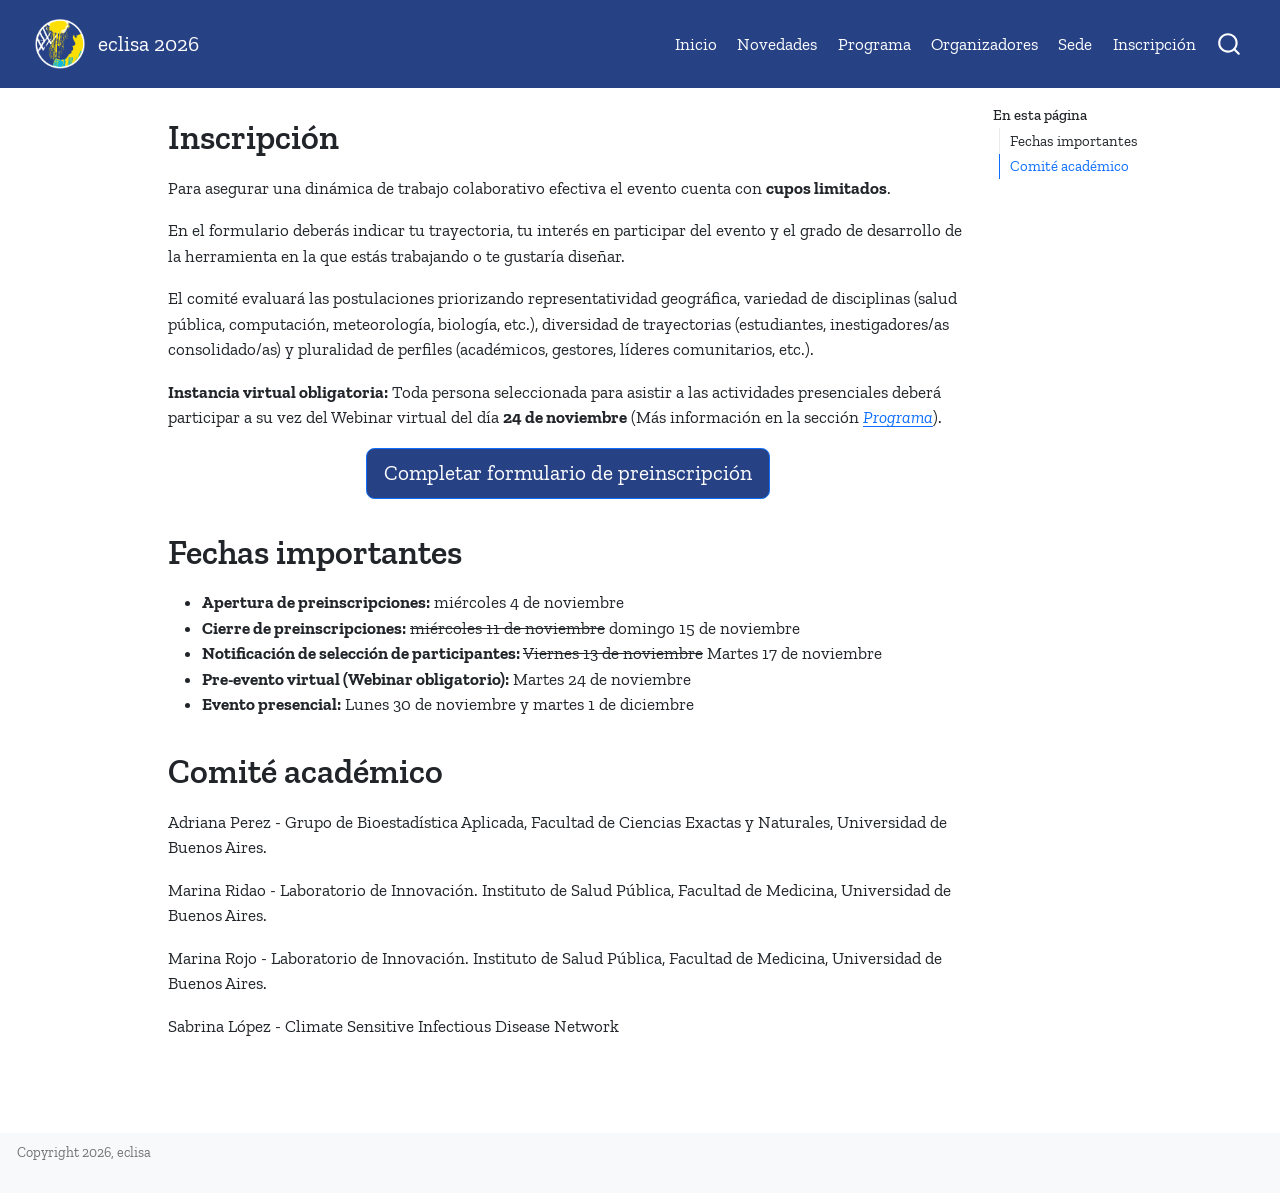
<file: inscripcion.html>
<!DOCTYPE html>
<html xmlns="http://www.w3.org/1999/xhtml" lang="es" xml:lang="es"><head>

<meta charset="utf-8">
<meta name="generator" content="quarto-1.5.57">

<meta name="viewport" content="width=device-width, initial-scale=1.0, user-scalable=yes">


<title>Inscripción – eclisa 2026</title>
<style>
code{white-space: pre-wrap;}
span.smallcaps{font-variant: small-caps;}
div.columns{display: flex; gap: min(4vw, 1.5em);}
div.column{flex: auto; overflow-x: auto;}
div.hanging-indent{margin-left: 1.5em; text-indent: -1.5em;}
ul.task-list{list-style: none;}
ul.task-list li input[type="checkbox"] {
  width: 0.8em;
  margin: 0 0.8em 0.2em -1em; /* quarto-specific, see https://github.com/quarto-dev/quarto-cli/issues/4556 */ 
  vertical-align: middle;
}
</style>


<script src="site_libs/quarto-nav/quarto-nav.js"></script>
<script src="site_libs/quarto-nav/headroom.min.js"></script>
<script src="site_libs/clipboard/clipboard.min.js"></script>
<script src="site_libs/quarto-search/autocomplete.umd.js"></script>
<script src="site_libs/quarto-search/fuse.min.js"></script>
<script src="site_libs/quarto-search/quarto-search.js"></script>
<meta name="quarto:offset" content="./">
<script src="site_libs/quarto-html/quarto.js"></script>
<script src="site_libs/quarto-html/popper.min.js"></script>
<script src="site_libs/quarto-html/tippy.umd.min.js"></script>
<script src="site_libs/quarto-html/anchor.min.js"></script>
<link href="site_libs/quarto-html/tippy.css" rel="stylesheet">
<link href="site_libs/quarto-html/quarto-syntax-highlighting.css" rel="stylesheet" id="quarto-text-highlighting-styles">
<script src="site_libs/bootstrap/bootstrap.min.js"></script>
<link href="site_libs/bootstrap/bootstrap-icons.css" rel="stylesheet">
<link href="site_libs/bootstrap/bootstrap.min.css" rel="stylesheet" id="quarto-bootstrap" data-mode="light">
<script id="quarto-search-options" type="application/json">{
  "location": "navbar",
  "copy-button": false,
  "collapse-after": 3,
  "panel-placement": "end",
  "type": "overlay",
  "limit": 50,
  "keyboard-shortcut": [
    "f",
    "/",
    "s"
  ],
  "show-item-context": false,
  "language": {
    "search-no-results-text": "Sin resultados",
    "search-matching-documents-text": "documentos encontrados",
    "search-copy-link-title": "Copiar el enlace en la búsqueda",
    "search-hide-matches-text": "Ocultar resultados adicionales",
    "search-more-match-text": "resultado adicional en este documento",
    "search-more-matches-text": "resultados adicionales en este documento",
    "search-clear-button-title": "Borrar",
    "search-text-placeholder": "",
    "search-detached-cancel-button-title": "Cancelar",
    "search-submit-button-title": "Enviar",
    "search-label": "Buscar"
  }
}</script>


<link rel="stylesheet" href="styles.css">
</head>

<body class="nav-fixed">

<div id="quarto-search-results"></div>
  <header id="quarto-header" class="headroom fixed-top">
    <nav class="navbar navbar-expand-lg " data-bs-theme="dark">
      <div class="navbar-container container-fluid">
      <div class="navbar-brand-container mx-auto">
    <a href="./index.html" class="navbar-brand navbar-brand-logo">
    <img src="./imagenes/icono.png" alt="" class="navbar-logo">
    </a>
    <a class="navbar-brand" href="./index.html">
    <span class="navbar-title">eclisa 2026</span>
    </a>
  </div>
            <div id="quarto-search" class="" title="Buscar"></div>
          <button class="navbar-toggler" type="button" data-bs-toggle="collapse" data-bs-target="#navbarCollapse" aria-controls="navbarCollapse" role="menu" aria-expanded="false" aria-label="Navegación de palanca" onclick="if (window.quartoToggleHeadroom) { window.quartoToggleHeadroom(); }">
  <span class="navbar-toggler-icon"></span>
</button>
          <div class="collapse navbar-collapse" id="navbarCollapse">
            <ul class="navbar-nav navbar-nav-scroll ms-auto">
  <li class="nav-item">
    <a class="nav-link" href="./index.html"> 
<span class="menu-text">Inicio</span></a>
  </li>  
  <li class="nav-item">
    <a class="nav-link" href="./novedades.html"> 
<span class="menu-text">Novedades</span></a>
  </li>  
  <li class="nav-item">
    <a class="nav-link" href="./programa.html"> 
<span class="menu-text">Programa</span></a>
  </li>  
  <li class="nav-item">
    <a class="nav-link" href="./organizadores.html"> 
<span class="menu-text">Organizadores</span></a>
  </li>  
  <li class="nav-item">
    <a class="nav-link" href="./sede.html"> 
<span class="menu-text">Sede</span></a>
  </li>  
  <li class="nav-item">
    <a class="nav-link active" href="./inscripcion.html" aria-current="page"> 
<span class="menu-text">Inscripción</span></a>
  </li>  
</ul>
          </div> <!-- /navcollapse -->
            <div class="quarto-navbar-tools">
</div>
      </div> <!-- /container-fluid -->
    </nav>
</header>
<!-- content -->
<div id="quarto-content" class="quarto-container page-columns page-rows-contents page-layout-article page-navbar">
<!-- sidebar -->
<!-- margin-sidebar -->
    <div id="quarto-margin-sidebar" class="sidebar margin-sidebar">
        <nav id="TOC" role="doc-toc" class="toc-active">
    <h2 id="toc-title">En esta página</h2>
   
  <ul>
  <li><a href="#fechas-importantes" id="toc-fechas-importantes" class="nav-link active" data-scroll-target="#fechas-importantes">Fechas importantes</a></li>
  <li><a href="#comité-académico" id="toc-comité-académico" class="nav-link" data-scroll-target="#comité-académico">Comité académico</a></li>
  </ul>
</nav>
    </div>
<!-- main -->
<main class="content" id="quarto-document-content">

<header id="title-block-header" class="quarto-title-block default">
<div class="quarto-title">
<h1 class="title">Inscripción</h1>
</div>



<div class="quarto-title-meta">

    
  
    
  </div>
  


</header>


<p>Para asegurar una dinámica de trabajo colaborativo efectiva el evento cuenta con <strong>cupos limitados</strong>.</p>
<p>En el formulario deberás indicar tu trayectoria, tu interés en participar del evento y el grado de desarrollo de la herramienta en la que estás trabajando o te gustaría diseñar.</p>
<p>El comité evaluará las postulaciones priorizando representatividad geográfica, variedad de disciplinas (salud pública, computación, meteorología, biología, etc.), diversidad de trayectorias (estudiantes, inestigadores/as consolidado/as) y pluralidad de perfiles (académicos, gestores, líderes comunitarios, etc.).</p>
<p><strong>Instancia virtual obligatoria:</strong> Toda persona seleccionada para asistir a las actividades presenciales deberá participar a su vez del Webinar virtual del día <strong>24 de noviembre</strong> (Más información en la sección <a href="eclisa-red.github.io/programa.html"><em>Programa</em></a>).</p>
<p><a href="https://forms.gle/MkeGx4i6XVLJ32FG8" class="btn btn-primary btn-lg" target="_blank" rel="noopener noreferrer" style="background-color: #274185; color: white; display: block; margin: 0 auto; width: max-content;" role="button">Completar formulario de preinscripción</a></p>
<section id="fechas-importantes" class="level1">
<h1>Fechas importantes</h1>
<ul>
<li><strong>Apertura de preinscripciones:</strong> miércoles 4 de noviembre</li>
<li><strong>Cierre de preinscripciones:</strong> <del>miércoles 11 de noviembre</del> domingo 15 de noviembre</li>
<li><strong>Notificación de selección de participantes:</strong> <del>Viernes 13 de noviembre</del> Martes 17 de noviembre</li>
<li><strong>Pre-evento virtual (Webinar obligatorio):</strong> Martes 24 de noviembre</li>
<li><strong>Evento presencial:</strong> Lunes 30 de noviembre y martes 1 de diciembre</li>
</ul>
</section>
<section id="comité-académico" class="level1">
<h1>Comité académico</h1>
<p>Adriana Perez - Grupo de Bioestadística Aplicada, Facultad de Ciencias Exactas y Naturales, Universidad de Buenos Aires.</p>
<p>Marina Ridao - Laboratorio de Innovación. Instituto de Salud Pública, Facultad de Medicina, Universidad de Buenos Aires.</p>
<p>Marina Rojo - Laboratorio de Innovación. Instituto de Salud Pública, Facultad de Medicina, Universidad de Buenos Aires.</p>
<p>Sabrina López - Climate Sensitive Infectious Disease Network</p>


</section>

</main> <!-- /main -->
<script id="quarto-html-after-body" type="application/javascript">
window.document.addEventListener("DOMContentLoaded", function (event) {
  const toggleBodyColorMode = (bsSheetEl) => {
    const mode = bsSheetEl.getAttribute("data-mode");
    const bodyEl = window.document.querySelector("body");
    if (mode === "dark") {
      bodyEl.classList.add("quarto-dark");
      bodyEl.classList.remove("quarto-light");
    } else {
      bodyEl.classList.add("quarto-light");
      bodyEl.classList.remove("quarto-dark");
    }
  }
  const toggleBodyColorPrimary = () => {
    const bsSheetEl = window.document.querySelector("link#quarto-bootstrap");
    if (bsSheetEl) {
      toggleBodyColorMode(bsSheetEl);
    }
  }
  toggleBodyColorPrimary();  
  const icon = "";
  const anchorJS = new window.AnchorJS();
  anchorJS.options = {
    placement: 'right',
    icon: icon
  };
  anchorJS.add('.anchored');
  const isCodeAnnotation = (el) => {
    for (const clz of el.classList) {
      if (clz.startsWith('code-annotation-')) {                     
        return true;
      }
    }
    return false;
  }
  const onCopySuccess = function(e) {
    // button target
    const button = e.trigger;
    // don't keep focus
    button.blur();
    // flash "checked"
    button.classList.add('code-copy-button-checked');
    var currentTitle = button.getAttribute("title");
    button.setAttribute("title", "Copiado");
    let tooltip;
    if (window.bootstrap) {
      button.setAttribute("data-bs-toggle", "tooltip");
      button.setAttribute("data-bs-placement", "left");
      button.setAttribute("data-bs-title", "Copiado");
      tooltip = new bootstrap.Tooltip(button, 
        { trigger: "manual", 
          customClass: "code-copy-button-tooltip",
          offset: [0, -8]});
      tooltip.show();    
    }
    setTimeout(function() {
      if (tooltip) {
        tooltip.hide();
        button.removeAttribute("data-bs-title");
        button.removeAttribute("data-bs-toggle");
        button.removeAttribute("data-bs-placement");
      }
      button.setAttribute("title", currentTitle);
      button.classList.remove('code-copy-button-checked');
    }, 1000);
    // clear code selection
    e.clearSelection();
  }
  const getTextToCopy = function(trigger) {
      const codeEl = trigger.previousElementSibling.cloneNode(true);
      for (const childEl of codeEl.children) {
        if (isCodeAnnotation(childEl)) {
          childEl.remove();
        }
      }
      return codeEl.innerText;
  }
  const clipboard = new window.ClipboardJS('.code-copy-button:not([data-in-quarto-modal])', {
    text: getTextToCopy
  });
  clipboard.on('success', onCopySuccess);
  if (window.document.getElementById('quarto-embedded-source-code-modal')) {
    // For code content inside modals, clipBoardJS needs to be initialized with a container option
    // TODO: Check when it could be a function (https://github.com/zenorocha/clipboard.js/issues/860)
    const clipboardModal = new window.ClipboardJS('.code-copy-button[data-in-quarto-modal]', {
      text: getTextToCopy,
      container: window.document.getElementById('quarto-embedded-source-code-modal')
    });
    clipboardModal.on('success', onCopySuccess);
  }
    var localhostRegex = new RegExp(/^(?:http|https):\/\/localhost\:?[0-9]*\//);
    var mailtoRegex = new RegExp(/^mailto:/);
      var filterRegex = new RegExp('/' + window.location.host + '/');
    var isInternal = (href) => {
        return filterRegex.test(href) || localhostRegex.test(href) || mailtoRegex.test(href);
    }
    // Inspect non-navigation links and adorn them if external
 	var links = window.document.querySelectorAll('a[href]:not(.nav-link):not(.navbar-brand):not(.toc-action):not(.sidebar-link):not(.sidebar-item-toggle):not(.pagination-link):not(.no-external):not([aria-hidden]):not(.dropdown-item):not(.quarto-navigation-tool):not(.about-link)');
    for (var i=0; i<links.length; i++) {
      const link = links[i];
      if (!isInternal(link.href)) {
        // undo the damage that might have been done by quarto-nav.js in the case of
        // links that we want to consider external
        if (link.dataset.originalHref !== undefined) {
          link.href = link.dataset.originalHref;
        }
      }
    }
  function tippyHover(el, contentFn, onTriggerFn, onUntriggerFn) {
    const config = {
      allowHTML: true,
      maxWidth: 500,
      delay: 100,
      arrow: false,
      appendTo: function(el) {
          return el.parentElement;
      },
      interactive: true,
      interactiveBorder: 10,
      theme: 'quarto',
      placement: 'bottom-start',
    };
    if (contentFn) {
      config.content = contentFn;
    }
    if (onTriggerFn) {
      config.onTrigger = onTriggerFn;
    }
    if (onUntriggerFn) {
      config.onUntrigger = onUntriggerFn;
    }
    window.tippy(el, config); 
  }
  const noterefs = window.document.querySelectorAll('a[role="doc-noteref"]');
  for (var i=0; i<noterefs.length; i++) {
    const ref = noterefs[i];
    tippyHover(ref, function() {
      // use id or data attribute instead here
      let href = ref.getAttribute('data-footnote-href') || ref.getAttribute('href');
      try { href = new URL(href).hash; } catch {}
      const id = href.replace(/^#\/?/, "");
      const note = window.document.getElementById(id);
      if (note) {
        return note.innerHTML;
      } else {
        return "";
      }
    });
  }
  const xrefs = window.document.querySelectorAll('a.quarto-xref');
  const processXRef = (id, note) => {
    // Strip column container classes
    const stripColumnClz = (el) => {
      el.classList.remove("page-full", "page-columns");
      if (el.children) {
        for (const child of el.children) {
          stripColumnClz(child);
        }
      }
    }
    stripColumnClz(note)
    if (id === null || id.startsWith('sec-')) {
      // Special case sections, only their first couple elements
      const container = document.createElement("div");
      if (note.children && note.children.length > 2) {
        container.appendChild(note.children[0].cloneNode(true));
        for (let i = 1; i < note.children.length; i++) {
          const child = note.children[i];
          if (child.tagName === "P" && child.innerText === "") {
            continue;
          } else {
            container.appendChild(child.cloneNode(true));
            break;
          }
        }
        if (window.Quarto?.typesetMath) {
          window.Quarto.typesetMath(container);
        }
        return container.innerHTML
      } else {
        if (window.Quarto?.typesetMath) {
          window.Quarto.typesetMath(note);
        }
        return note.innerHTML;
      }
    } else {
      // Remove any anchor links if they are present
      const anchorLink = note.querySelector('a.anchorjs-link');
      if (anchorLink) {
        anchorLink.remove();
      }
      if (window.Quarto?.typesetMath) {
        window.Quarto.typesetMath(note);
      }
      // TODO in 1.5, we should make sure this works without a callout special case
      if (note.classList.contains("callout")) {
        return note.outerHTML;
      } else {
        return note.innerHTML;
      }
    }
  }
  for (var i=0; i<xrefs.length; i++) {
    const xref = xrefs[i];
    tippyHover(xref, undefined, function(instance) {
      instance.disable();
      let url = xref.getAttribute('href');
      let hash = undefined; 
      if (url.startsWith('#')) {
        hash = url;
      } else {
        try { hash = new URL(url).hash; } catch {}
      }
      if (hash) {
        const id = hash.replace(/^#\/?/, "");
        const note = window.document.getElementById(id);
        if (note !== null) {
          try {
            const html = processXRef(id, note.cloneNode(true));
            instance.setContent(html);
          } finally {
            instance.enable();
            instance.show();
          }
        } else {
          // See if we can fetch this
          fetch(url.split('#')[0])
          .then(res => res.text())
          .then(html => {
            const parser = new DOMParser();
            const htmlDoc = parser.parseFromString(html, "text/html");
            const note = htmlDoc.getElementById(id);
            if (note !== null) {
              const html = processXRef(id, note);
              instance.setContent(html);
            } 
          }).finally(() => {
            instance.enable();
            instance.show();
          });
        }
      } else {
        // See if we can fetch a full url (with no hash to target)
        // This is a special case and we should probably do some content thinning / targeting
        fetch(url)
        .then(res => res.text())
        .then(html => {
          const parser = new DOMParser();
          const htmlDoc = parser.parseFromString(html, "text/html");
          const note = htmlDoc.querySelector('main.content');
          if (note !== null) {
            // This should only happen for chapter cross references
            // (since there is no id in the URL)
            // remove the first header
            if (note.children.length > 0 && note.children[0].tagName === "HEADER") {
              note.children[0].remove();
            }
            const html = processXRef(null, note);
            instance.setContent(html);
          } 
        }).finally(() => {
          instance.enable();
          instance.show();
        });
      }
    }, function(instance) {
    });
  }
      let selectedAnnoteEl;
      const selectorForAnnotation = ( cell, annotation) => {
        let cellAttr = 'data-code-cell="' + cell + '"';
        let lineAttr = 'data-code-annotation="' +  annotation + '"';
        const selector = 'span[' + cellAttr + '][' + lineAttr + ']';
        return selector;
      }
      const selectCodeLines = (annoteEl) => {
        const doc = window.document;
        const targetCell = annoteEl.getAttribute("data-target-cell");
        const targetAnnotation = annoteEl.getAttribute("data-target-annotation");
        const annoteSpan = window.document.querySelector(selectorForAnnotation(targetCell, targetAnnotation));
        const lines = annoteSpan.getAttribute("data-code-lines").split(",");
        const lineIds = lines.map((line) => {
          return targetCell + "-" + line;
        })
        let top = null;
        let height = null;
        let parent = null;
        if (lineIds.length > 0) {
            //compute the position of the single el (top and bottom and make a div)
            const el = window.document.getElementById(lineIds[0]);
            top = el.offsetTop;
            height = el.offsetHeight;
            parent = el.parentElement.parentElement;
          if (lineIds.length > 1) {
            const lastEl = window.document.getElementById(lineIds[lineIds.length - 1]);
            const bottom = lastEl.offsetTop + lastEl.offsetHeight;
            height = bottom - top;
          }
          if (top !== null && height !== null && parent !== null) {
            // cook up a div (if necessary) and position it 
            let div = window.document.getElementById("code-annotation-line-highlight");
            if (div === null) {
              div = window.document.createElement("div");
              div.setAttribute("id", "code-annotation-line-highlight");
              div.style.position = 'absolute';
              parent.appendChild(div);
            }
            div.style.top = top - 2 + "px";
            div.style.height = height + 4 + "px";
            div.style.left = 0;
            let gutterDiv = window.document.getElementById("code-annotation-line-highlight-gutter");
            if (gutterDiv === null) {
              gutterDiv = window.document.createElement("div");
              gutterDiv.setAttribute("id", "code-annotation-line-highlight-gutter");
              gutterDiv.style.position = 'absolute';
              const codeCell = window.document.getElementById(targetCell);
              const gutter = codeCell.querySelector('.code-annotation-gutter');
              gutter.appendChild(gutterDiv);
            }
            gutterDiv.style.top = top - 2 + "px";
            gutterDiv.style.height = height + 4 + "px";
          }
          selectedAnnoteEl = annoteEl;
        }
      };
      const unselectCodeLines = () => {
        const elementsIds = ["code-annotation-line-highlight", "code-annotation-line-highlight-gutter"];
        elementsIds.forEach((elId) => {
          const div = window.document.getElementById(elId);
          if (div) {
            div.remove();
          }
        });
        selectedAnnoteEl = undefined;
      };
        // Handle positioning of the toggle
    window.addEventListener(
      "resize",
      throttle(() => {
        elRect = undefined;
        if (selectedAnnoteEl) {
          selectCodeLines(selectedAnnoteEl);
        }
      }, 10)
    );
    function throttle(fn, ms) {
    let throttle = false;
    let timer;
      return (...args) => {
        if(!throttle) { // first call gets through
            fn.apply(this, args);
            throttle = true;
        } else { // all the others get throttled
            if(timer) clearTimeout(timer); // cancel #2
            timer = setTimeout(() => {
              fn.apply(this, args);
              timer = throttle = false;
            }, ms);
        }
      };
    }
      // Attach click handler to the DT
      const annoteDls = window.document.querySelectorAll('dt[data-target-cell]');
      for (const annoteDlNode of annoteDls) {
        annoteDlNode.addEventListener('click', (event) => {
          const clickedEl = event.target;
          if (clickedEl !== selectedAnnoteEl) {
            unselectCodeLines();
            const activeEl = window.document.querySelector('dt[data-target-cell].code-annotation-active');
            if (activeEl) {
              activeEl.classList.remove('code-annotation-active');
            }
            selectCodeLines(clickedEl);
            clickedEl.classList.add('code-annotation-active');
          } else {
            // Unselect the line
            unselectCodeLines();
            clickedEl.classList.remove('code-annotation-active');
          }
        });
      }
  const findCites = (el) => {
    const parentEl = el.parentElement;
    if (parentEl) {
      const cites = parentEl.dataset.cites;
      if (cites) {
        return {
          el,
          cites: cites.split(' ')
        };
      } else {
        return findCites(el.parentElement)
      }
    } else {
      return undefined;
    }
  };
  var bibliorefs = window.document.querySelectorAll('a[role="doc-biblioref"]');
  for (var i=0; i<bibliorefs.length; i++) {
    const ref = bibliorefs[i];
    const citeInfo = findCites(ref);
    if (citeInfo) {
      tippyHover(citeInfo.el, function() {
        var popup = window.document.createElement('div');
        citeInfo.cites.forEach(function(cite) {
          var citeDiv = window.document.createElement('div');
          citeDiv.classList.add('hanging-indent');
          citeDiv.classList.add('csl-entry');
          var biblioDiv = window.document.getElementById('ref-' + cite);
          if (biblioDiv) {
            citeDiv.innerHTML = biblioDiv.innerHTML;
          }
          popup.appendChild(citeDiv);
        });
        return popup.innerHTML;
      });
    }
  }
});
</script>
</div> <!-- /content -->
<footer class="footer">
  <div class="nav-footer">
    <div class="nav-footer-left">
<p>Copyright 2026, eclisa</p>
</div>   
    <div class="nav-footer-center">
      &nbsp;
    </div>
    <div class="nav-footer-right">
      &nbsp;
    </div>
  </div>
</footer>




</body></html>
</file>
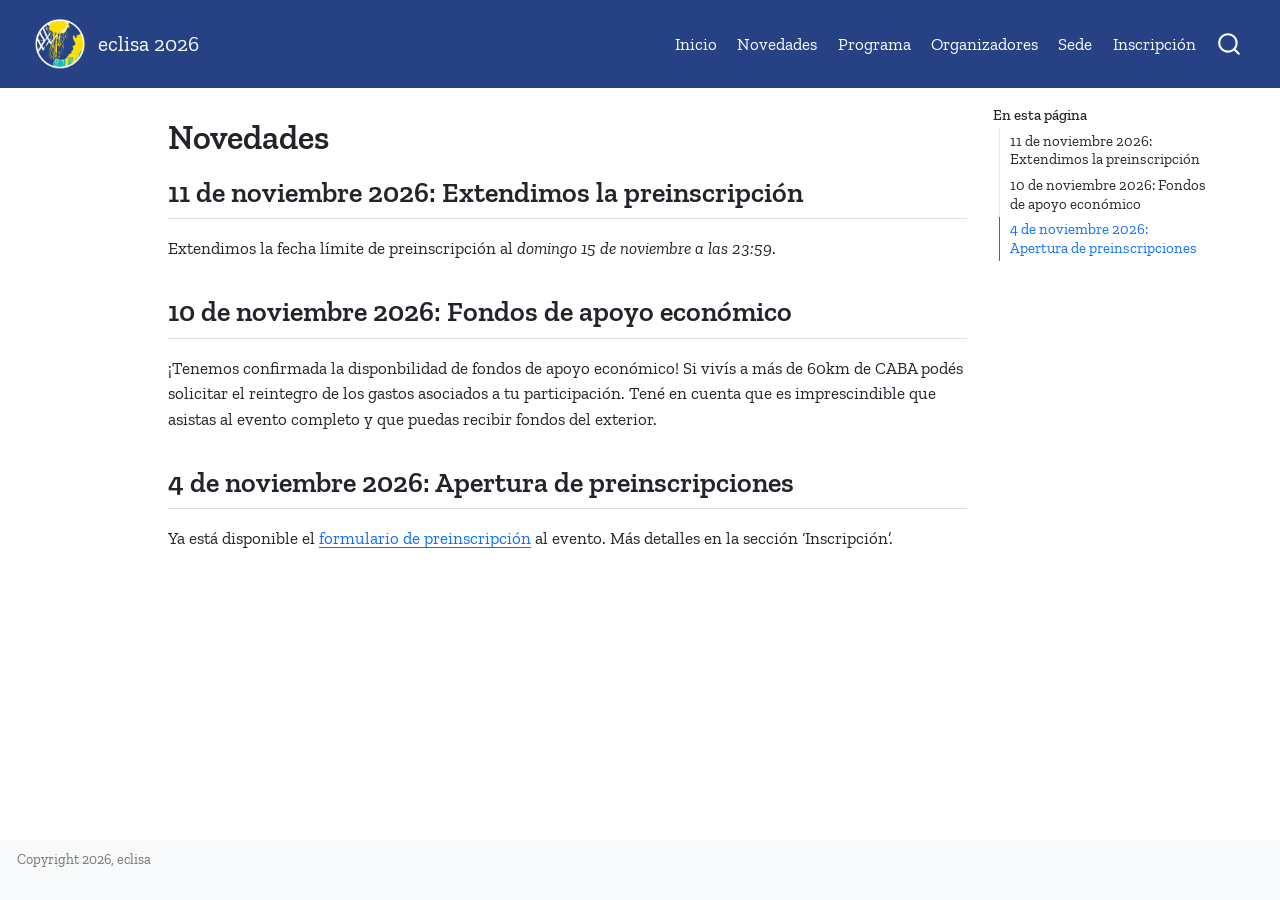
<file: novedades.html>
<!DOCTYPE html>
<html xmlns="http://www.w3.org/1999/xhtml" lang="es" xml:lang="es"><head>

<meta charset="utf-8">
<meta name="generator" content="quarto-1.5.57">

<meta name="viewport" content="width=device-width, initial-scale=1.0, user-scalable=yes">


<title>Novedades – eclisa 2026</title>
<style>
code{white-space: pre-wrap;}
span.smallcaps{font-variant: small-caps;}
div.columns{display: flex; gap: min(4vw, 1.5em);}
div.column{flex: auto; overflow-x: auto;}
div.hanging-indent{margin-left: 1.5em; text-indent: -1.5em;}
ul.task-list{list-style: none;}
ul.task-list li input[type="checkbox"] {
  width: 0.8em;
  margin: 0 0.8em 0.2em -1em; /* quarto-specific, see https://github.com/quarto-dev/quarto-cli/issues/4556 */ 
  vertical-align: middle;
}
</style>


<script src="site_libs/quarto-nav/quarto-nav.js"></script>
<script src="site_libs/quarto-nav/headroom.min.js"></script>
<script src="site_libs/clipboard/clipboard.min.js"></script>
<script src="site_libs/quarto-search/autocomplete.umd.js"></script>
<script src="site_libs/quarto-search/fuse.min.js"></script>
<script src="site_libs/quarto-search/quarto-search.js"></script>
<meta name="quarto:offset" content="./">
<script src="site_libs/quarto-html/quarto.js"></script>
<script src="site_libs/quarto-html/popper.min.js"></script>
<script src="site_libs/quarto-html/tippy.umd.min.js"></script>
<script src="site_libs/quarto-html/anchor.min.js"></script>
<link href="site_libs/quarto-html/tippy.css" rel="stylesheet">
<link href="site_libs/quarto-html/quarto-syntax-highlighting.css" rel="stylesheet" id="quarto-text-highlighting-styles">
<script src="site_libs/bootstrap/bootstrap.min.js"></script>
<link href="site_libs/bootstrap/bootstrap-icons.css" rel="stylesheet">
<link href="site_libs/bootstrap/bootstrap.min.css" rel="stylesheet" id="quarto-bootstrap" data-mode="light">
<script id="quarto-search-options" type="application/json">{
  "location": "navbar",
  "copy-button": false,
  "collapse-after": 3,
  "panel-placement": "end",
  "type": "overlay",
  "limit": 50,
  "keyboard-shortcut": [
    "f",
    "/",
    "s"
  ],
  "show-item-context": false,
  "language": {
    "search-no-results-text": "Sin resultados",
    "search-matching-documents-text": "documentos encontrados",
    "search-copy-link-title": "Copiar el enlace en la búsqueda",
    "search-hide-matches-text": "Ocultar resultados adicionales",
    "search-more-match-text": "resultado adicional en este documento",
    "search-more-matches-text": "resultados adicionales en este documento",
    "search-clear-button-title": "Borrar",
    "search-text-placeholder": "",
    "search-detached-cancel-button-title": "Cancelar",
    "search-submit-button-title": "Enviar",
    "search-label": "Buscar"
  }
}</script>


<link rel="stylesheet" href="styles.css">
</head>

<body class="nav-fixed">

<div id="quarto-search-results"></div>
  <header id="quarto-header" class="headroom fixed-top">
    <nav class="navbar navbar-expand-lg " data-bs-theme="dark">
      <div class="navbar-container container-fluid">
      <div class="navbar-brand-container mx-auto">
    <a href="./index.html" class="navbar-brand navbar-brand-logo">
    <img src="./imagenes/icono.png" alt="" class="navbar-logo">
    </a>
    <a class="navbar-brand" href="./index.html">
    <span class="navbar-title">eclisa 2026</span>
    </a>
  </div>
            <div id="quarto-search" class="" title="Buscar"></div>
          <button class="navbar-toggler" type="button" data-bs-toggle="collapse" data-bs-target="#navbarCollapse" aria-controls="navbarCollapse" role="menu" aria-expanded="false" aria-label="Navegación de palanca" onclick="if (window.quartoToggleHeadroom) { window.quartoToggleHeadroom(); }">
  <span class="navbar-toggler-icon"></span>
</button>
          <div class="collapse navbar-collapse" id="navbarCollapse">
            <ul class="navbar-nav navbar-nav-scroll ms-auto">
  <li class="nav-item">
    <a class="nav-link" href="./index.html"> 
<span class="menu-text">Inicio</span></a>
  </li>  
  <li class="nav-item">
    <a class="nav-link active" href="./novedades.html" aria-current="page"> 
<span class="menu-text">Novedades</span></a>
  </li>  
  <li class="nav-item">
    <a class="nav-link" href="./programa.html"> 
<span class="menu-text">Programa</span></a>
  </li>  
  <li class="nav-item">
    <a class="nav-link" href="./organizadores.html"> 
<span class="menu-text">Organizadores</span></a>
  </li>  
  <li class="nav-item">
    <a class="nav-link" href="./sede.html"> 
<span class="menu-text">Sede</span></a>
  </li>  
  <li class="nav-item">
    <a class="nav-link" href="./inscripcion.html"> 
<span class="menu-text">Inscripción</span></a>
  </li>  
</ul>
          </div> <!-- /navcollapse -->
            <div class="quarto-navbar-tools">
</div>
      </div> <!-- /container-fluid -->
    </nav>
</header>
<!-- content -->
<div id="quarto-content" class="quarto-container page-columns page-rows-contents page-layout-article page-navbar">
<!-- sidebar -->
<!-- margin-sidebar -->
    <div id="quarto-margin-sidebar" class="sidebar margin-sidebar">
        <nav id="TOC" role="doc-toc" class="toc-active">
    <h2 id="toc-title">En esta página</h2>
   
  <ul>
  <li><a href="#de-noviembre-2026-extendimos-la-preinscripción" id="toc-de-noviembre-2026-extendimos-la-preinscripción" class="nav-link active" data-scroll-target="#de-noviembre-2026-extendimos-la-preinscripción">11 de noviembre 2026: Extendimos la preinscripción</a></li>
  <li><a href="#de-noviembre-2026-fondos-de-apoyo-económico" id="toc-de-noviembre-2026-fondos-de-apoyo-económico" class="nav-link" data-scroll-target="#de-noviembre-2026-fondos-de-apoyo-económico">10 de noviembre 2026: Fondos de apoyo económico</a></li>
  <li><a href="#de-noviembre-2026-apertura-de-preinscripciones" id="toc-de-noviembre-2026-apertura-de-preinscripciones" class="nav-link" data-scroll-target="#de-noviembre-2026-apertura-de-preinscripciones">4 de noviembre 2026: Apertura de preinscripciones</a></li>
  </ul>
</nav>
    </div>
<!-- main -->
<main class="content" id="quarto-document-content">

<header id="title-block-header" class="quarto-title-block default">
<div class="quarto-title">
<h1 class="title">Novedades</h1>
</div>



<div class="quarto-title-meta">

    
  
    
  </div>
  


</header>


<section id="de-noviembre-2026-extendimos-la-preinscripción" class="level2">
<h2 class="anchored" data-anchor-id="de-noviembre-2026-extendimos-la-preinscripción">11 de noviembre 2026: Extendimos la preinscripción</h2>
<p>Extendimos la fecha límite de preinscripción al <em>domingo 15 de noviembre a las 23:59</em>.</p>
</section>
<section id="de-noviembre-2026-fondos-de-apoyo-económico" class="level2">
<h2 class="anchored" data-anchor-id="de-noviembre-2026-fondos-de-apoyo-económico">10 de noviembre 2026: Fondos de apoyo económico</h2>
<p>¡Tenemos confirmada la disponbilidad de fondos de apoyo económico! Si vivís a más de 60km de CABA podés solicitar el reintegro de los gastos asociados a tu participación. Tené en cuenta que es imprescindible que asistas al evento completo y que puedas recibir fondos del exterior.</p>
</section>
<section id="de-noviembre-2026-apertura-de-preinscripciones" class="level2">
<h2 class="anchored" data-anchor-id="de-noviembre-2026-apertura-de-preinscripciones">4 de noviembre 2026: Apertura de preinscripciones</h2>
<p>Ya está disponible el <a href="https://docs.google.com/forms/d/e/1FAIpQLSeITFgGuFcQT9Mv1oGCXotobvBUWvyzNu3Z0A3fbh5KtDJQyw/viewform">formulario de preinscripción</a> al evento. Más detalles en la sección ‘Inscripción’.</p>


</section>

</main> <!-- /main -->
<script id="quarto-html-after-body" type="application/javascript">
window.document.addEventListener("DOMContentLoaded", function (event) {
  const toggleBodyColorMode = (bsSheetEl) => {
    const mode = bsSheetEl.getAttribute("data-mode");
    const bodyEl = window.document.querySelector("body");
    if (mode === "dark") {
      bodyEl.classList.add("quarto-dark");
      bodyEl.classList.remove("quarto-light");
    } else {
      bodyEl.classList.add("quarto-light");
      bodyEl.classList.remove("quarto-dark");
    }
  }
  const toggleBodyColorPrimary = () => {
    const bsSheetEl = window.document.querySelector("link#quarto-bootstrap");
    if (bsSheetEl) {
      toggleBodyColorMode(bsSheetEl);
    }
  }
  toggleBodyColorPrimary();  
  const icon = "";
  const anchorJS = new window.AnchorJS();
  anchorJS.options = {
    placement: 'right',
    icon: icon
  };
  anchorJS.add('.anchored');
  const isCodeAnnotation = (el) => {
    for (const clz of el.classList) {
      if (clz.startsWith('code-annotation-')) {                     
        return true;
      }
    }
    return false;
  }
  const onCopySuccess = function(e) {
    // button target
    const button = e.trigger;
    // don't keep focus
    button.blur();
    // flash "checked"
    button.classList.add('code-copy-button-checked');
    var currentTitle = button.getAttribute("title");
    button.setAttribute("title", "Copiado");
    let tooltip;
    if (window.bootstrap) {
      button.setAttribute("data-bs-toggle", "tooltip");
      button.setAttribute("data-bs-placement", "left");
      button.setAttribute("data-bs-title", "Copiado");
      tooltip = new bootstrap.Tooltip(button, 
        { trigger: "manual", 
          customClass: "code-copy-button-tooltip",
          offset: [0, -8]});
      tooltip.show();    
    }
    setTimeout(function() {
      if (tooltip) {
        tooltip.hide();
        button.removeAttribute("data-bs-title");
        button.removeAttribute("data-bs-toggle");
        button.removeAttribute("data-bs-placement");
      }
      button.setAttribute("title", currentTitle);
      button.classList.remove('code-copy-button-checked');
    }, 1000);
    // clear code selection
    e.clearSelection();
  }
  const getTextToCopy = function(trigger) {
      const codeEl = trigger.previousElementSibling.cloneNode(true);
      for (const childEl of codeEl.children) {
        if (isCodeAnnotation(childEl)) {
          childEl.remove();
        }
      }
      return codeEl.innerText;
  }
  const clipboard = new window.ClipboardJS('.code-copy-button:not([data-in-quarto-modal])', {
    text: getTextToCopy
  });
  clipboard.on('success', onCopySuccess);
  if (window.document.getElementById('quarto-embedded-source-code-modal')) {
    // For code content inside modals, clipBoardJS needs to be initialized with a container option
    // TODO: Check when it could be a function (https://github.com/zenorocha/clipboard.js/issues/860)
    const clipboardModal = new window.ClipboardJS('.code-copy-button[data-in-quarto-modal]', {
      text: getTextToCopy,
      container: window.document.getElementById('quarto-embedded-source-code-modal')
    });
    clipboardModal.on('success', onCopySuccess);
  }
    var localhostRegex = new RegExp(/^(?:http|https):\/\/localhost\:?[0-9]*\//);
    var mailtoRegex = new RegExp(/^mailto:/);
      var filterRegex = new RegExp('/' + window.location.host + '/');
    var isInternal = (href) => {
        return filterRegex.test(href) || localhostRegex.test(href) || mailtoRegex.test(href);
    }
    // Inspect non-navigation links and adorn them if external
 	var links = window.document.querySelectorAll('a[href]:not(.nav-link):not(.navbar-brand):not(.toc-action):not(.sidebar-link):not(.sidebar-item-toggle):not(.pagination-link):not(.no-external):not([aria-hidden]):not(.dropdown-item):not(.quarto-navigation-tool):not(.about-link)');
    for (var i=0; i<links.length; i++) {
      const link = links[i];
      if (!isInternal(link.href)) {
        // undo the damage that might have been done by quarto-nav.js in the case of
        // links that we want to consider external
        if (link.dataset.originalHref !== undefined) {
          link.href = link.dataset.originalHref;
        }
      }
    }
  function tippyHover(el, contentFn, onTriggerFn, onUntriggerFn) {
    const config = {
      allowHTML: true,
      maxWidth: 500,
      delay: 100,
      arrow: false,
      appendTo: function(el) {
          return el.parentElement;
      },
      interactive: true,
      interactiveBorder: 10,
      theme: 'quarto',
      placement: 'bottom-start',
    };
    if (contentFn) {
      config.content = contentFn;
    }
    if (onTriggerFn) {
      config.onTrigger = onTriggerFn;
    }
    if (onUntriggerFn) {
      config.onUntrigger = onUntriggerFn;
    }
    window.tippy(el, config); 
  }
  const noterefs = window.document.querySelectorAll('a[role="doc-noteref"]');
  for (var i=0; i<noterefs.length; i++) {
    const ref = noterefs[i];
    tippyHover(ref, function() {
      // use id or data attribute instead here
      let href = ref.getAttribute('data-footnote-href') || ref.getAttribute('href');
      try { href = new URL(href).hash; } catch {}
      const id = href.replace(/^#\/?/, "");
      const note = window.document.getElementById(id);
      if (note) {
        return note.innerHTML;
      } else {
        return "";
      }
    });
  }
  const xrefs = window.document.querySelectorAll('a.quarto-xref');
  const processXRef = (id, note) => {
    // Strip column container classes
    const stripColumnClz = (el) => {
      el.classList.remove("page-full", "page-columns");
      if (el.children) {
        for (const child of el.children) {
          stripColumnClz(child);
        }
      }
    }
    stripColumnClz(note)
    if (id === null || id.startsWith('sec-')) {
      // Special case sections, only their first couple elements
      const container = document.createElement("div");
      if (note.children && note.children.length > 2) {
        container.appendChild(note.children[0].cloneNode(true));
        for (let i = 1; i < note.children.length; i++) {
          const child = note.children[i];
          if (child.tagName === "P" && child.innerText === "") {
            continue;
          } else {
            container.appendChild(child.cloneNode(true));
            break;
          }
        }
        if (window.Quarto?.typesetMath) {
          window.Quarto.typesetMath(container);
        }
        return container.innerHTML
      } else {
        if (window.Quarto?.typesetMath) {
          window.Quarto.typesetMath(note);
        }
        return note.innerHTML;
      }
    } else {
      // Remove any anchor links if they are present
      const anchorLink = note.querySelector('a.anchorjs-link');
      if (anchorLink) {
        anchorLink.remove();
      }
      if (window.Quarto?.typesetMath) {
        window.Quarto.typesetMath(note);
      }
      // TODO in 1.5, we should make sure this works without a callout special case
      if (note.classList.contains("callout")) {
        return note.outerHTML;
      } else {
        return note.innerHTML;
      }
    }
  }
  for (var i=0; i<xrefs.length; i++) {
    const xref = xrefs[i];
    tippyHover(xref, undefined, function(instance) {
      instance.disable();
      let url = xref.getAttribute('href');
      let hash = undefined; 
      if (url.startsWith('#')) {
        hash = url;
      } else {
        try { hash = new URL(url).hash; } catch {}
      }
      if (hash) {
        const id = hash.replace(/^#\/?/, "");
        const note = window.document.getElementById(id);
        if (note !== null) {
          try {
            const html = processXRef(id, note.cloneNode(true));
            instance.setContent(html);
          } finally {
            instance.enable();
            instance.show();
          }
        } else {
          // See if we can fetch this
          fetch(url.split('#')[0])
          .then(res => res.text())
          .then(html => {
            const parser = new DOMParser();
            const htmlDoc = parser.parseFromString(html, "text/html");
            const note = htmlDoc.getElementById(id);
            if (note !== null) {
              const html = processXRef(id, note);
              instance.setContent(html);
            } 
          }).finally(() => {
            instance.enable();
            instance.show();
          });
        }
      } else {
        // See if we can fetch a full url (with no hash to target)
        // This is a special case and we should probably do some content thinning / targeting
        fetch(url)
        .then(res => res.text())
        .then(html => {
          const parser = new DOMParser();
          const htmlDoc = parser.parseFromString(html, "text/html");
          const note = htmlDoc.querySelector('main.content');
          if (note !== null) {
            // This should only happen for chapter cross references
            // (since there is no id in the URL)
            // remove the first header
            if (note.children.length > 0 && note.children[0].tagName === "HEADER") {
              note.children[0].remove();
            }
            const html = processXRef(null, note);
            instance.setContent(html);
          } 
        }).finally(() => {
          instance.enable();
          instance.show();
        });
      }
    }, function(instance) {
    });
  }
      let selectedAnnoteEl;
      const selectorForAnnotation = ( cell, annotation) => {
        let cellAttr = 'data-code-cell="' + cell + '"';
        let lineAttr = 'data-code-annotation="' +  annotation + '"';
        const selector = 'span[' + cellAttr + '][' + lineAttr + ']';
        return selector;
      }
      const selectCodeLines = (annoteEl) => {
        const doc = window.document;
        const targetCell = annoteEl.getAttribute("data-target-cell");
        const targetAnnotation = annoteEl.getAttribute("data-target-annotation");
        const annoteSpan = window.document.querySelector(selectorForAnnotation(targetCell, targetAnnotation));
        const lines = annoteSpan.getAttribute("data-code-lines").split(",");
        const lineIds = lines.map((line) => {
          return targetCell + "-" + line;
        })
        let top = null;
        let height = null;
        let parent = null;
        if (lineIds.length > 0) {
            //compute the position of the single el (top and bottom and make a div)
            const el = window.document.getElementById(lineIds[0]);
            top = el.offsetTop;
            height = el.offsetHeight;
            parent = el.parentElement.parentElement;
          if (lineIds.length > 1) {
            const lastEl = window.document.getElementById(lineIds[lineIds.length - 1]);
            const bottom = lastEl.offsetTop + lastEl.offsetHeight;
            height = bottom - top;
          }
          if (top !== null && height !== null && parent !== null) {
            // cook up a div (if necessary) and position it 
            let div = window.document.getElementById("code-annotation-line-highlight");
            if (div === null) {
              div = window.document.createElement("div");
              div.setAttribute("id", "code-annotation-line-highlight");
              div.style.position = 'absolute';
              parent.appendChild(div);
            }
            div.style.top = top - 2 + "px";
            div.style.height = height + 4 + "px";
            div.style.left = 0;
            let gutterDiv = window.document.getElementById("code-annotation-line-highlight-gutter");
            if (gutterDiv === null) {
              gutterDiv = window.document.createElement("div");
              gutterDiv.setAttribute("id", "code-annotation-line-highlight-gutter");
              gutterDiv.style.position = 'absolute';
              const codeCell = window.document.getElementById(targetCell);
              const gutter = codeCell.querySelector('.code-annotation-gutter');
              gutter.appendChild(gutterDiv);
            }
            gutterDiv.style.top = top - 2 + "px";
            gutterDiv.style.height = height + 4 + "px";
          }
          selectedAnnoteEl = annoteEl;
        }
      };
      const unselectCodeLines = () => {
        const elementsIds = ["code-annotation-line-highlight", "code-annotation-line-highlight-gutter"];
        elementsIds.forEach((elId) => {
          const div = window.document.getElementById(elId);
          if (div) {
            div.remove();
          }
        });
        selectedAnnoteEl = undefined;
      };
        // Handle positioning of the toggle
    window.addEventListener(
      "resize",
      throttle(() => {
        elRect = undefined;
        if (selectedAnnoteEl) {
          selectCodeLines(selectedAnnoteEl);
        }
      }, 10)
    );
    function throttle(fn, ms) {
    let throttle = false;
    let timer;
      return (...args) => {
        if(!throttle) { // first call gets through
            fn.apply(this, args);
            throttle = true;
        } else { // all the others get throttled
            if(timer) clearTimeout(timer); // cancel #2
            timer = setTimeout(() => {
              fn.apply(this, args);
              timer = throttle = false;
            }, ms);
        }
      };
    }
      // Attach click handler to the DT
      const annoteDls = window.document.querySelectorAll('dt[data-target-cell]');
      for (const annoteDlNode of annoteDls) {
        annoteDlNode.addEventListener('click', (event) => {
          const clickedEl = event.target;
          if (clickedEl !== selectedAnnoteEl) {
            unselectCodeLines();
            const activeEl = window.document.querySelector('dt[data-target-cell].code-annotation-active');
            if (activeEl) {
              activeEl.classList.remove('code-annotation-active');
            }
            selectCodeLines(clickedEl);
            clickedEl.classList.add('code-annotation-active');
          } else {
            // Unselect the line
            unselectCodeLines();
            clickedEl.classList.remove('code-annotation-active');
          }
        });
      }
  const findCites = (el) => {
    const parentEl = el.parentElement;
    if (parentEl) {
      const cites = parentEl.dataset.cites;
      if (cites) {
        return {
          el,
          cites: cites.split(' ')
        };
      } else {
        return findCites(el.parentElement)
      }
    } else {
      return undefined;
    }
  };
  var bibliorefs = window.document.querySelectorAll('a[role="doc-biblioref"]');
  for (var i=0; i<bibliorefs.length; i++) {
    const ref = bibliorefs[i];
    const citeInfo = findCites(ref);
    if (citeInfo) {
      tippyHover(citeInfo.el, function() {
        var popup = window.document.createElement('div');
        citeInfo.cites.forEach(function(cite) {
          var citeDiv = window.document.createElement('div');
          citeDiv.classList.add('hanging-indent');
          citeDiv.classList.add('csl-entry');
          var biblioDiv = window.document.getElementById('ref-' + cite);
          if (biblioDiv) {
            citeDiv.innerHTML = biblioDiv.innerHTML;
          }
          popup.appendChild(citeDiv);
        });
        return popup.innerHTML;
      });
    }
  }
});
</script>
</div> <!-- /content -->
<footer class="footer">
  <div class="nav-footer">
    <div class="nav-footer-left">
<p>Copyright 2026, eclisa</p>
</div>   
    <div class="nav-footer-center">
      &nbsp;
    </div>
    <div class="nav-footer-right">
      &nbsp;
    </div>
  </div>
</footer>




</body></html>
</file>
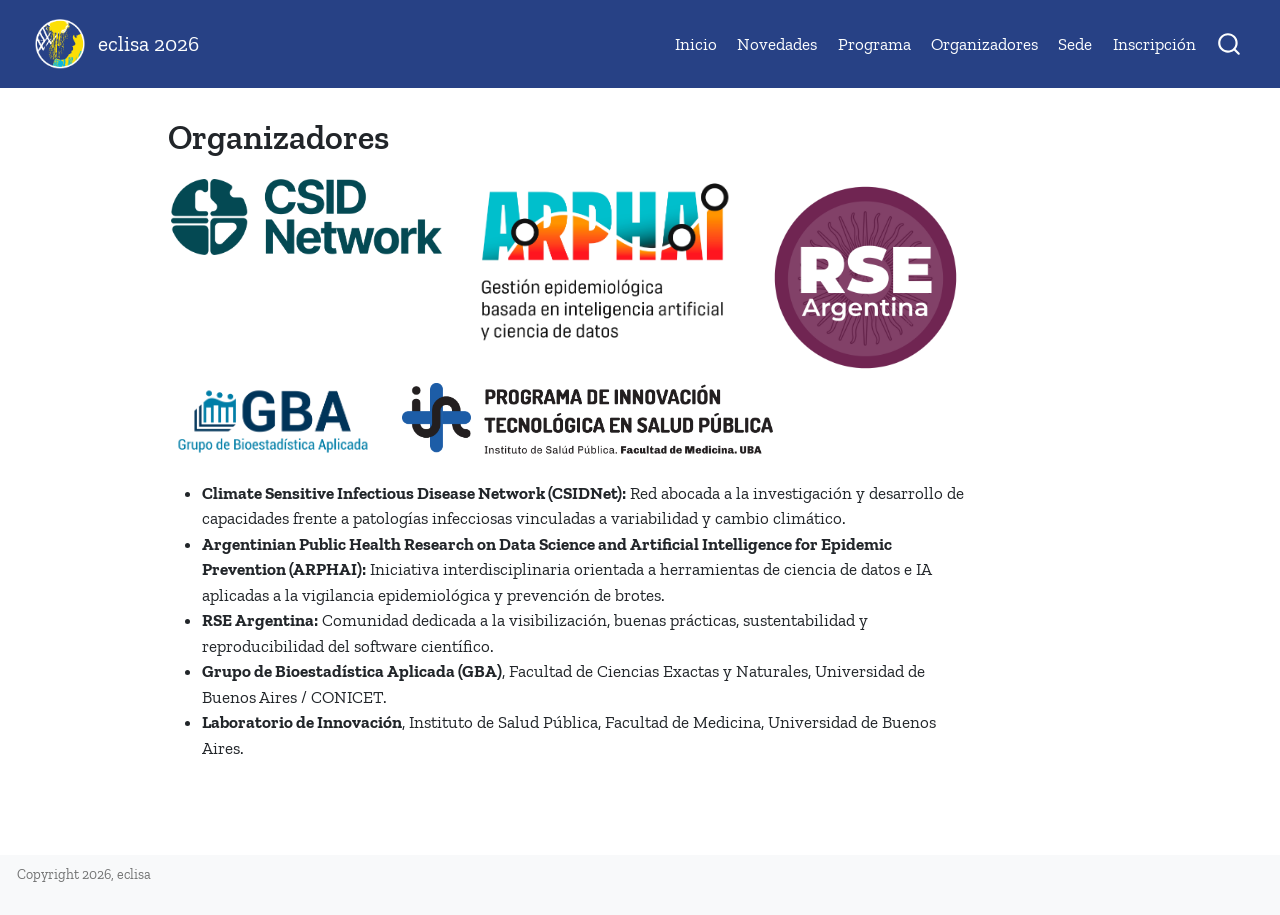
<file: organizadores.html>
<!DOCTYPE html>
<html xmlns="http://www.w3.org/1999/xhtml" lang="es" xml:lang="es"><head>

<meta charset="utf-8">
<meta name="generator" content="quarto-1.5.57">

<meta name="viewport" content="width=device-width, initial-scale=1.0, user-scalable=yes">


<title>Organizadores – eclisa 2026</title>
<style>
code{white-space: pre-wrap;}
span.smallcaps{font-variant: small-caps;}
div.columns{display: flex; gap: min(4vw, 1.5em);}
div.column{flex: auto; overflow-x: auto;}
div.hanging-indent{margin-left: 1.5em; text-indent: -1.5em;}
ul.task-list{list-style: none;}
ul.task-list li input[type="checkbox"] {
  width: 0.8em;
  margin: 0 0.8em 0.2em -1em; /* quarto-specific, see https://github.com/quarto-dev/quarto-cli/issues/4556 */ 
  vertical-align: middle;
}
</style>


<script src="site_libs/quarto-nav/quarto-nav.js"></script>
<script src="site_libs/quarto-nav/headroom.min.js"></script>
<script src="site_libs/clipboard/clipboard.min.js"></script>
<script src="site_libs/quarto-search/autocomplete.umd.js"></script>
<script src="site_libs/quarto-search/fuse.min.js"></script>
<script src="site_libs/quarto-search/quarto-search.js"></script>
<meta name="quarto:offset" content="./">
<script src="site_libs/quarto-html/quarto.js"></script>
<script src="site_libs/quarto-html/popper.min.js"></script>
<script src="site_libs/quarto-html/tippy.umd.min.js"></script>
<script src="site_libs/quarto-html/anchor.min.js"></script>
<link href="site_libs/quarto-html/tippy.css" rel="stylesheet">
<link href="site_libs/quarto-html/quarto-syntax-highlighting.css" rel="stylesheet" id="quarto-text-highlighting-styles">
<script src="site_libs/bootstrap/bootstrap.min.js"></script>
<link href="site_libs/bootstrap/bootstrap-icons.css" rel="stylesheet">
<link href="site_libs/bootstrap/bootstrap.min.css" rel="stylesheet" id="quarto-bootstrap" data-mode="light">
<script id="quarto-search-options" type="application/json">{
  "location": "navbar",
  "copy-button": false,
  "collapse-after": 3,
  "panel-placement": "end",
  "type": "overlay",
  "limit": 50,
  "keyboard-shortcut": [
    "f",
    "/",
    "s"
  ],
  "show-item-context": false,
  "language": {
    "search-no-results-text": "Sin resultados",
    "search-matching-documents-text": "documentos encontrados",
    "search-copy-link-title": "Copiar el enlace en la búsqueda",
    "search-hide-matches-text": "Ocultar resultados adicionales",
    "search-more-match-text": "resultado adicional en este documento",
    "search-more-matches-text": "resultados adicionales en este documento",
    "search-clear-button-title": "Borrar",
    "search-text-placeholder": "",
    "search-detached-cancel-button-title": "Cancelar",
    "search-submit-button-title": "Enviar",
    "search-label": "Buscar"
  }
}</script>


<link rel="stylesheet" href="styles.css">
</head>

<body class="nav-fixed">

<div id="quarto-search-results"></div>
  <header id="quarto-header" class="headroom fixed-top">
    <nav class="navbar navbar-expand-lg " data-bs-theme="dark">
      <div class="navbar-container container-fluid">
      <div class="navbar-brand-container mx-auto">
    <a href="./index.html" class="navbar-brand navbar-brand-logo">
    <img src="./imagenes/icono.png" alt="" class="navbar-logo">
    </a>
    <a class="navbar-brand" href="./index.html">
    <span class="navbar-title">eclisa 2026</span>
    </a>
  </div>
            <div id="quarto-search" class="" title="Buscar"></div>
          <button class="navbar-toggler" type="button" data-bs-toggle="collapse" data-bs-target="#navbarCollapse" aria-controls="navbarCollapse" role="menu" aria-expanded="false" aria-label="Navegación de palanca" onclick="if (window.quartoToggleHeadroom) { window.quartoToggleHeadroom(); }">
  <span class="navbar-toggler-icon"></span>
</button>
          <div class="collapse navbar-collapse" id="navbarCollapse">
            <ul class="navbar-nav navbar-nav-scroll ms-auto">
  <li class="nav-item">
    <a class="nav-link" href="./index.html"> 
<span class="menu-text">Inicio</span></a>
  </li>  
  <li class="nav-item">
    <a class="nav-link" href="./novedades.html"> 
<span class="menu-text">Novedades</span></a>
  </li>  
  <li class="nav-item">
    <a class="nav-link" href="./programa.html"> 
<span class="menu-text">Programa</span></a>
  </li>  
  <li class="nav-item">
    <a class="nav-link active" href="./organizadores.html" aria-current="page"> 
<span class="menu-text">Organizadores</span></a>
  </li>  
  <li class="nav-item">
    <a class="nav-link" href="./sede.html"> 
<span class="menu-text">Sede</span></a>
  </li>  
  <li class="nav-item">
    <a class="nav-link" href="./inscripcion.html"> 
<span class="menu-text">Inscripción</span></a>
  </li>  
</ul>
          </div> <!-- /navcollapse -->
            <div class="quarto-navbar-tools">
</div>
      </div> <!-- /container-fluid -->
    </nav>
</header>
<!-- content -->
<div id="quarto-content" class="quarto-container page-columns page-rows-contents page-layout-article page-navbar">
<!-- sidebar -->
<!-- margin-sidebar -->
    <div id="quarto-margin-sidebar" class="sidebar margin-sidebar zindex-bottom">
        
    </div>
<!-- main -->
<main class="content" id="quarto-document-content">

<header id="title-block-header" class="quarto-title-block default">
<div class="quarto-title">
<h1 class="title">Organizadores</h1>
</div>



<div class="quarto-title-meta">

    
  
    
  </div>
  


</header>


<div>

</div>
<div class="quarto-layout-panel" data-layout-ncol="3">
<div class="quarto-layout-row">
<div class="quarto-layout-cell" style="flex-basis: 36.6%;justify-content: center;">
<p><img src="imagenes/logo_csidnet.png" class="img-fluid"></p>
</div>
<div class="quarto-layout-cell" style="flex-basis: 36.6%;justify-content: center;">
<p><img src="imagenes/logo_arphai.png" class="img-fluid" width="579"></p>
</div>
<div class="quarto-layout-cell" style="flex-basis: 26.8%;justify-content: center;">
<p><img src="imagenes/logo_rse.png" class="img-fluid" width="424"></p>
</div>
</div>
<div class="quarto-layout-row">
<div class="quarto-layout-cell" style="flex-basis: 26.3%;justify-content: center;">
<p><img src="imagenes/logo_gba.png" class="img-fluid" width="1109"></p>
</div>
<div class="quarto-layout-cell" style="flex-basis: 47.4%;justify-content: center;">
<p><img src="imagenes/logo_fmed.png" class="img-fluid" width="1998"></p>
</div>
</div>
</div>
<ul>
<li><strong>Climate Sensitive Infectious Disease Network (CSIDNet):</strong> Red abocada a la investigación y desarrollo de capacidades frente a patologías infecciosas vinculadas a variabilidad y cambio climático.</li>
<li><strong>Argentinian Public Health Research on Data Science and Artificial Intelligence for Epidemic Prevention (ARPHAI):</strong> Iniciativa interdisciplinaria orientada a herramientas de ciencia de datos e IA aplicadas a la vigilancia epidemiológica y prevención de brotes.</li>
<li><strong>RSE Argentina:</strong> Comunidad dedicada a la visibilización, buenas prácticas, sustentabilidad y reproducibilidad del software científico.</li>
<li><strong>Grupo de Bioestadística Aplicada (GBA)</strong>, Facultad de Ciencias Exactas y Naturales, Universidad de Buenos Aires / CONICET.</li>
<li><strong>Laboratorio de Innovación</strong>, Instituto de Salud Pública, Facultad de Medicina, Universidad de Buenos Aires.</li>
</ul>



</main> <!-- /main -->
<script id="quarto-html-after-body" type="application/javascript">
window.document.addEventListener("DOMContentLoaded", function (event) {
  const toggleBodyColorMode = (bsSheetEl) => {
    const mode = bsSheetEl.getAttribute("data-mode");
    const bodyEl = window.document.querySelector("body");
    if (mode === "dark") {
      bodyEl.classList.add("quarto-dark");
      bodyEl.classList.remove("quarto-light");
    } else {
      bodyEl.classList.add("quarto-light");
      bodyEl.classList.remove("quarto-dark");
    }
  }
  const toggleBodyColorPrimary = () => {
    const bsSheetEl = window.document.querySelector("link#quarto-bootstrap");
    if (bsSheetEl) {
      toggleBodyColorMode(bsSheetEl);
    }
  }
  toggleBodyColorPrimary();  
  const icon = "";
  const anchorJS = new window.AnchorJS();
  anchorJS.options = {
    placement: 'right',
    icon: icon
  };
  anchorJS.add('.anchored');
  const isCodeAnnotation = (el) => {
    for (const clz of el.classList) {
      if (clz.startsWith('code-annotation-')) {                     
        return true;
      }
    }
    return false;
  }
  const onCopySuccess = function(e) {
    // button target
    const button = e.trigger;
    // don't keep focus
    button.blur();
    // flash "checked"
    button.classList.add('code-copy-button-checked');
    var currentTitle = button.getAttribute("title");
    button.setAttribute("title", "Copiado");
    let tooltip;
    if (window.bootstrap) {
      button.setAttribute("data-bs-toggle", "tooltip");
      button.setAttribute("data-bs-placement", "left");
      button.setAttribute("data-bs-title", "Copiado");
      tooltip = new bootstrap.Tooltip(button, 
        { trigger: "manual", 
          customClass: "code-copy-button-tooltip",
          offset: [0, -8]});
      tooltip.show();    
    }
    setTimeout(function() {
      if (tooltip) {
        tooltip.hide();
        button.removeAttribute("data-bs-title");
        button.removeAttribute("data-bs-toggle");
        button.removeAttribute("data-bs-placement");
      }
      button.setAttribute("title", currentTitle);
      button.classList.remove('code-copy-button-checked');
    }, 1000);
    // clear code selection
    e.clearSelection();
  }
  const getTextToCopy = function(trigger) {
      const codeEl = trigger.previousElementSibling.cloneNode(true);
      for (const childEl of codeEl.children) {
        if (isCodeAnnotation(childEl)) {
          childEl.remove();
        }
      }
      return codeEl.innerText;
  }
  const clipboard = new window.ClipboardJS('.code-copy-button:not([data-in-quarto-modal])', {
    text: getTextToCopy
  });
  clipboard.on('success', onCopySuccess);
  if (window.document.getElementById('quarto-embedded-source-code-modal')) {
    // For code content inside modals, clipBoardJS needs to be initialized with a container option
    // TODO: Check when it could be a function (https://github.com/zenorocha/clipboard.js/issues/860)
    const clipboardModal = new window.ClipboardJS('.code-copy-button[data-in-quarto-modal]', {
      text: getTextToCopy,
      container: window.document.getElementById('quarto-embedded-source-code-modal')
    });
    clipboardModal.on('success', onCopySuccess);
  }
    var localhostRegex = new RegExp(/^(?:http|https):\/\/localhost\:?[0-9]*\//);
    var mailtoRegex = new RegExp(/^mailto:/);
      var filterRegex = new RegExp('/' + window.location.host + '/');
    var isInternal = (href) => {
        return filterRegex.test(href) || localhostRegex.test(href) || mailtoRegex.test(href);
    }
    // Inspect non-navigation links and adorn them if external
 	var links = window.document.querySelectorAll('a[href]:not(.nav-link):not(.navbar-brand):not(.toc-action):not(.sidebar-link):not(.sidebar-item-toggle):not(.pagination-link):not(.no-external):not([aria-hidden]):not(.dropdown-item):not(.quarto-navigation-tool):not(.about-link)');
    for (var i=0; i<links.length; i++) {
      const link = links[i];
      if (!isInternal(link.href)) {
        // undo the damage that might have been done by quarto-nav.js in the case of
        // links that we want to consider external
        if (link.dataset.originalHref !== undefined) {
          link.href = link.dataset.originalHref;
        }
      }
    }
  function tippyHover(el, contentFn, onTriggerFn, onUntriggerFn) {
    const config = {
      allowHTML: true,
      maxWidth: 500,
      delay: 100,
      arrow: false,
      appendTo: function(el) {
          return el.parentElement;
      },
      interactive: true,
      interactiveBorder: 10,
      theme: 'quarto',
      placement: 'bottom-start',
    };
    if (contentFn) {
      config.content = contentFn;
    }
    if (onTriggerFn) {
      config.onTrigger = onTriggerFn;
    }
    if (onUntriggerFn) {
      config.onUntrigger = onUntriggerFn;
    }
    window.tippy(el, config); 
  }
  const noterefs = window.document.querySelectorAll('a[role="doc-noteref"]');
  for (var i=0; i<noterefs.length; i++) {
    const ref = noterefs[i];
    tippyHover(ref, function() {
      // use id or data attribute instead here
      let href = ref.getAttribute('data-footnote-href') || ref.getAttribute('href');
      try { href = new URL(href).hash; } catch {}
      const id = href.replace(/^#\/?/, "");
      const note = window.document.getElementById(id);
      if (note) {
        return note.innerHTML;
      } else {
        return "";
      }
    });
  }
  const xrefs = window.document.querySelectorAll('a.quarto-xref');
  const processXRef = (id, note) => {
    // Strip column container classes
    const stripColumnClz = (el) => {
      el.classList.remove("page-full", "page-columns");
      if (el.children) {
        for (const child of el.children) {
          stripColumnClz(child);
        }
      }
    }
    stripColumnClz(note)
    if (id === null || id.startsWith('sec-')) {
      // Special case sections, only their first couple elements
      const container = document.createElement("div");
      if (note.children && note.children.length > 2) {
        container.appendChild(note.children[0].cloneNode(true));
        for (let i = 1; i < note.children.length; i++) {
          const child = note.children[i];
          if (child.tagName === "P" && child.innerText === "") {
            continue;
          } else {
            container.appendChild(child.cloneNode(true));
            break;
          }
        }
        if (window.Quarto?.typesetMath) {
          window.Quarto.typesetMath(container);
        }
        return container.innerHTML
      } else {
        if (window.Quarto?.typesetMath) {
          window.Quarto.typesetMath(note);
        }
        return note.innerHTML;
      }
    } else {
      // Remove any anchor links if they are present
      const anchorLink = note.querySelector('a.anchorjs-link');
      if (anchorLink) {
        anchorLink.remove();
      }
      if (window.Quarto?.typesetMath) {
        window.Quarto.typesetMath(note);
      }
      // TODO in 1.5, we should make sure this works without a callout special case
      if (note.classList.contains("callout")) {
        return note.outerHTML;
      } else {
        return note.innerHTML;
      }
    }
  }
  for (var i=0; i<xrefs.length; i++) {
    const xref = xrefs[i];
    tippyHover(xref, undefined, function(instance) {
      instance.disable();
      let url = xref.getAttribute('href');
      let hash = undefined; 
      if (url.startsWith('#')) {
        hash = url;
      } else {
        try { hash = new URL(url).hash; } catch {}
      }
      if (hash) {
        const id = hash.replace(/^#\/?/, "");
        const note = window.document.getElementById(id);
        if (note !== null) {
          try {
            const html = processXRef(id, note.cloneNode(true));
            instance.setContent(html);
          } finally {
            instance.enable();
            instance.show();
          }
        } else {
          // See if we can fetch this
          fetch(url.split('#')[0])
          .then(res => res.text())
          .then(html => {
            const parser = new DOMParser();
            const htmlDoc = parser.parseFromString(html, "text/html");
            const note = htmlDoc.getElementById(id);
            if (note !== null) {
              const html = processXRef(id, note);
              instance.setContent(html);
            } 
          }).finally(() => {
            instance.enable();
            instance.show();
          });
        }
      } else {
        // See if we can fetch a full url (with no hash to target)
        // This is a special case and we should probably do some content thinning / targeting
        fetch(url)
        .then(res => res.text())
        .then(html => {
          const parser = new DOMParser();
          const htmlDoc = parser.parseFromString(html, "text/html");
          const note = htmlDoc.querySelector('main.content');
          if (note !== null) {
            // This should only happen for chapter cross references
            // (since there is no id in the URL)
            // remove the first header
            if (note.children.length > 0 && note.children[0].tagName === "HEADER") {
              note.children[0].remove();
            }
            const html = processXRef(null, note);
            instance.setContent(html);
          } 
        }).finally(() => {
          instance.enable();
          instance.show();
        });
      }
    }, function(instance) {
    });
  }
      let selectedAnnoteEl;
      const selectorForAnnotation = ( cell, annotation) => {
        let cellAttr = 'data-code-cell="' + cell + '"';
        let lineAttr = 'data-code-annotation="' +  annotation + '"';
        const selector = 'span[' + cellAttr + '][' + lineAttr + ']';
        return selector;
      }
      const selectCodeLines = (annoteEl) => {
        const doc = window.document;
        const targetCell = annoteEl.getAttribute("data-target-cell");
        const targetAnnotation = annoteEl.getAttribute("data-target-annotation");
        const annoteSpan = window.document.querySelector(selectorForAnnotation(targetCell, targetAnnotation));
        const lines = annoteSpan.getAttribute("data-code-lines").split(",");
        const lineIds = lines.map((line) => {
          return targetCell + "-" + line;
        })
        let top = null;
        let height = null;
        let parent = null;
        if (lineIds.length > 0) {
            //compute the position of the single el (top and bottom and make a div)
            const el = window.document.getElementById(lineIds[0]);
            top = el.offsetTop;
            height = el.offsetHeight;
            parent = el.parentElement.parentElement;
          if (lineIds.length > 1) {
            const lastEl = window.document.getElementById(lineIds[lineIds.length - 1]);
            const bottom = lastEl.offsetTop + lastEl.offsetHeight;
            height = bottom - top;
          }
          if (top !== null && height !== null && parent !== null) {
            // cook up a div (if necessary) and position it 
            let div = window.document.getElementById("code-annotation-line-highlight");
            if (div === null) {
              div = window.document.createElement("div");
              div.setAttribute("id", "code-annotation-line-highlight");
              div.style.position = 'absolute';
              parent.appendChild(div);
            }
            div.style.top = top - 2 + "px";
            div.style.height = height + 4 + "px";
            div.style.left = 0;
            let gutterDiv = window.document.getElementById("code-annotation-line-highlight-gutter");
            if (gutterDiv === null) {
              gutterDiv = window.document.createElement("div");
              gutterDiv.setAttribute("id", "code-annotation-line-highlight-gutter");
              gutterDiv.style.position = 'absolute';
              const codeCell = window.document.getElementById(targetCell);
              const gutter = codeCell.querySelector('.code-annotation-gutter');
              gutter.appendChild(gutterDiv);
            }
            gutterDiv.style.top = top - 2 + "px";
            gutterDiv.style.height = height + 4 + "px";
          }
          selectedAnnoteEl = annoteEl;
        }
      };
      const unselectCodeLines = () => {
        const elementsIds = ["code-annotation-line-highlight", "code-annotation-line-highlight-gutter"];
        elementsIds.forEach((elId) => {
          const div = window.document.getElementById(elId);
          if (div) {
            div.remove();
          }
        });
        selectedAnnoteEl = undefined;
      };
        // Handle positioning of the toggle
    window.addEventListener(
      "resize",
      throttle(() => {
        elRect = undefined;
        if (selectedAnnoteEl) {
          selectCodeLines(selectedAnnoteEl);
        }
      }, 10)
    );
    function throttle(fn, ms) {
    let throttle = false;
    let timer;
      return (...args) => {
        if(!throttle) { // first call gets through
            fn.apply(this, args);
            throttle = true;
        } else { // all the others get throttled
            if(timer) clearTimeout(timer); // cancel #2
            timer = setTimeout(() => {
              fn.apply(this, args);
              timer = throttle = false;
            }, ms);
        }
      };
    }
      // Attach click handler to the DT
      const annoteDls = window.document.querySelectorAll('dt[data-target-cell]');
      for (const annoteDlNode of annoteDls) {
        annoteDlNode.addEventListener('click', (event) => {
          const clickedEl = event.target;
          if (clickedEl !== selectedAnnoteEl) {
            unselectCodeLines();
            const activeEl = window.document.querySelector('dt[data-target-cell].code-annotation-active');
            if (activeEl) {
              activeEl.classList.remove('code-annotation-active');
            }
            selectCodeLines(clickedEl);
            clickedEl.classList.add('code-annotation-active');
          } else {
            // Unselect the line
            unselectCodeLines();
            clickedEl.classList.remove('code-annotation-active');
          }
        });
      }
  const findCites = (el) => {
    const parentEl = el.parentElement;
    if (parentEl) {
      const cites = parentEl.dataset.cites;
      if (cites) {
        return {
          el,
          cites: cites.split(' ')
        };
      } else {
        return findCites(el.parentElement)
      }
    } else {
      return undefined;
    }
  };
  var bibliorefs = window.document.querySelectorAll('a[role="doc-biblioref"]');
  for (var i=0; i<bibliorefs.length; i++) {
    const ref = bibliorefs[i];
    const citeInfo = findCites(ref);
    if (citeInfo) {
      tippyHover(citeInfo.el, function() {
        var popup = window.document.createElement('div');
        citeInfo.cites.forEach(function(cite) {
          var citeDiv = window.document.createElement('div');
          citeDiv.classList.add('hanging-indent');
          citeDiv.classList.add('csl-entry');
          var biblioDiv = window.document.getElementById('ref-' + cite);
          if (biblioDiv) {
            citeDiv.innerHTML = biblioDiv.innerHTML;
          }
          popup.appendChild(citeDiv);
        });
        return popup.innerHTML;
      });
    }
  }
});
</script>
</div> <!-- /content -->
<footer class="footer">
  <div class="nav-footer">
    <div class="nav-footer-left">
<p>Copyright 2026, eclisa</p>
</div>   
    <div class="nav-footer-center">
      &nbsp;
    </div>
    <div class="nav-footer-right">
      &nbsp;
    </div>
  </div>
</footer>




</body></html>
</file>
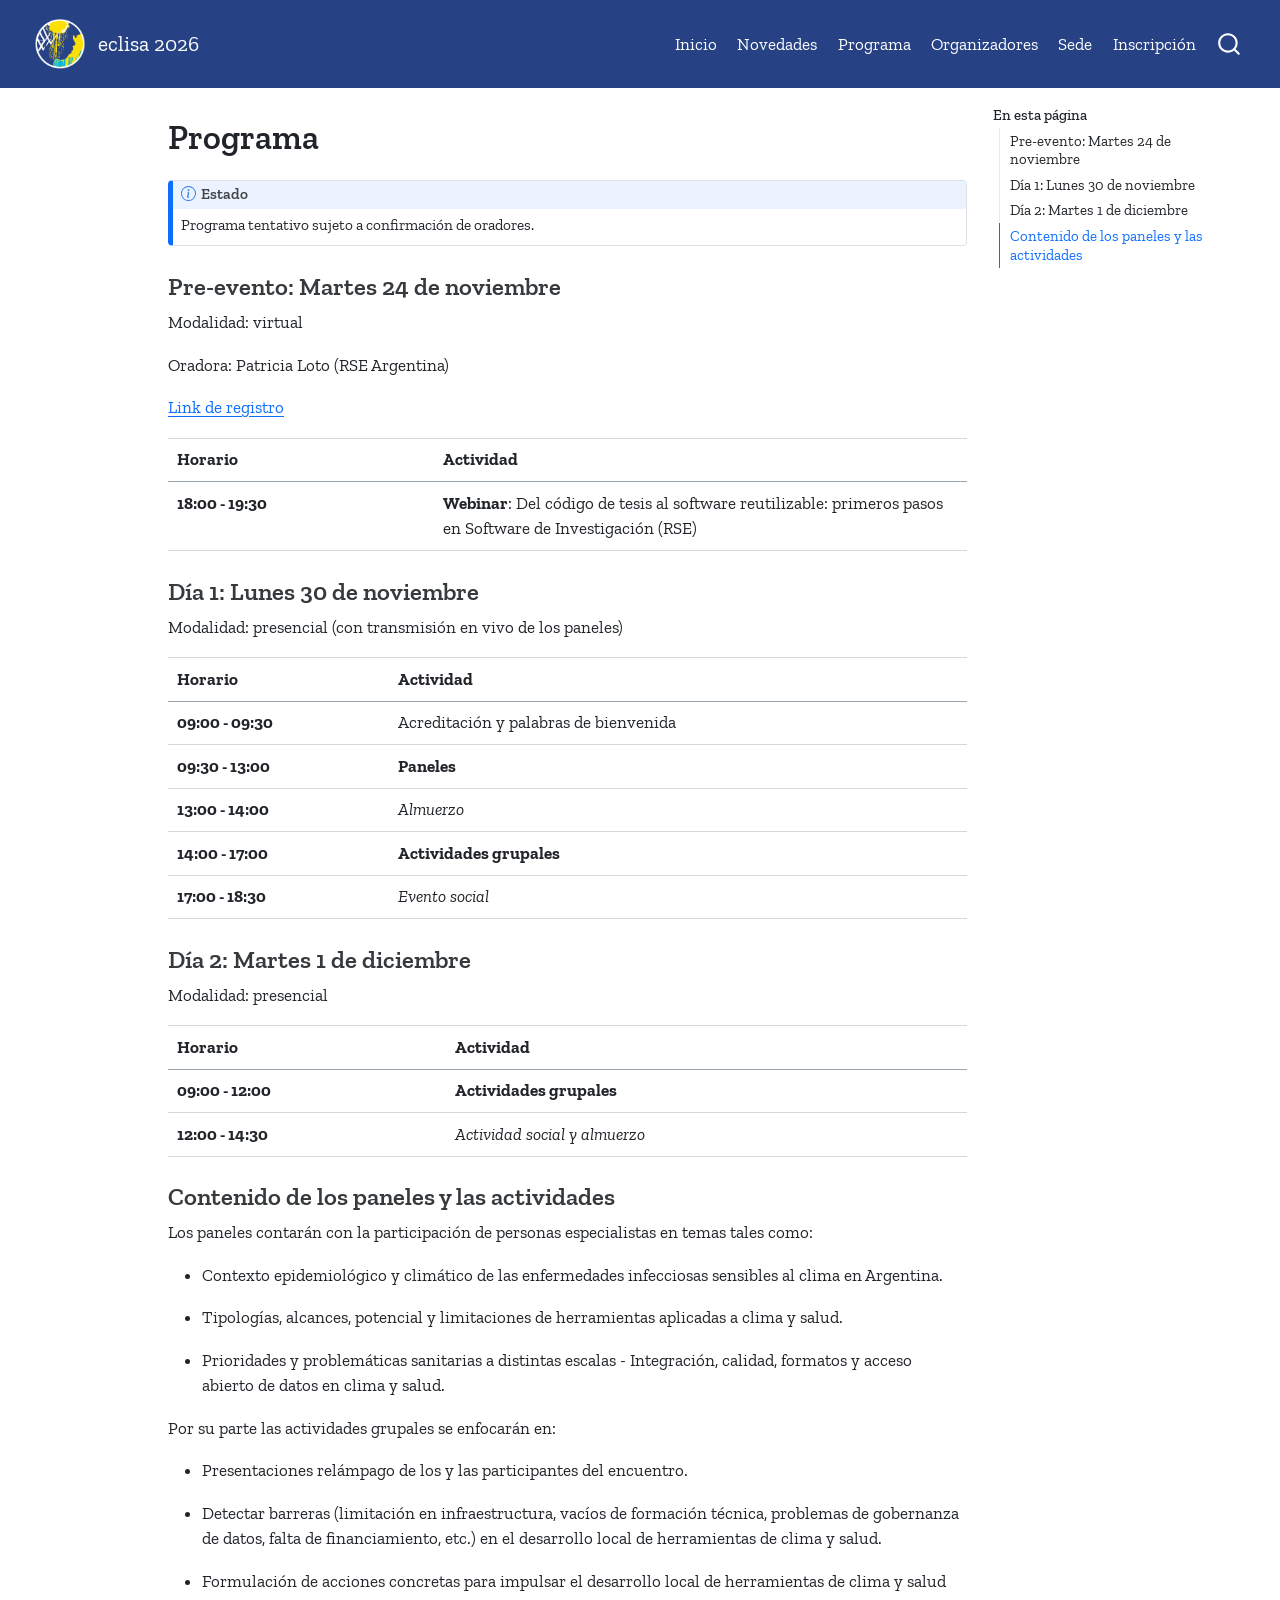
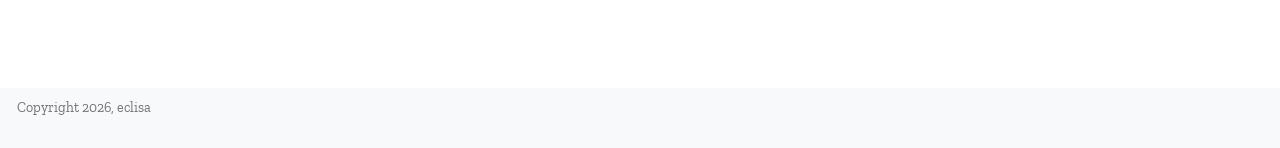
<file: programa.html>
<!DOCTYPE html>
<html xmlns="http://www.w3.org/1999/xhtml" lang="es" xml:lang="es"><head>

<meta charset="utf-8">
<meta name="generator" content="quarto-1.5.57">

<meta name="viewport" content="width=device-width, initial-scale=1.0, user-scalable=yes">


<title>Programa – eclisa 2026</title>
<style>
code{white-space: pre-wrap;}
span.smallcaps{font-variant: small-caps;}
div.columns{display: flex; gap: min(4vw, 1.5em);}
div.column{flex: auto; overflow-x: auto;}
div.hanging-indent{margin-left: 1.5em; text-indent: -1.5em;}
ul.task-list{list-style: none;}
ul.task-list li input[type="checkbox"] {
  width: 0.8em;
  margin: 0 0.8em 0.2em -1em; /* quarto-specific, see https://github.com/quarto-dev/quarto-cli/issues/4556 */ 
  vertical-align: middle;
}
</style>


<script src="site_libs/quarto-nav/quarto-nav.js"></script>
<script src="site_libs/quarto-nav/headroom.min.js"></script>
<script src="site_libs/clipboard/clipboard.min.js"></script>
<script src="site_libs/quarto-search/autocomplete.umd.js"></script>
<script src="site_libs/quarto-search/fuse.min.js"></script>
<script src="site_libs/quarto-search/quarto-search.js"></script>
<meta name="quarto:offset" content="./">
<script src="site_libs/quarto-html/quarto.js"></script>
<script src="site_libs/quarto-html/popper.min.js"></script>
<script src="site_libs/quarto-html/tippy.umd.min.js"></script>
<script src="site_libs/quarto-html/anchor.min.js"></script>
<link href="site_libs/quarto-html/tippy.css" rel="stylesheet">
<link href="site_libs/quarto-html/quarto-syntax-highlighting.css" rel="stylesheet" id="quarto-text-highlighting-styles">
<script src="site_libs/bootstrap/bootstrap.min.js"></script>
<link href="site_libs/bootstrap/bootstrap-icons.css" rel="stylesheet">
<link href="site_libs/bootstrap/bootstrap.min.css" rel="stylesheet" id="quarto-bootstrap" data-mode="light">
<script id="quarto-search-options" type="application/json">{
  "location": "navbar",
  "copy-button": false,
  "collapse-after": 3,
  "panel-placement": "end",
  "type": "overlay",
  "limit": 50,
  "keyboard-shortcut": [
    "f",
    "/",
    "s"
  ],
  "show-item-context": false,
  "language": {
    "search-no-results-text": "Sin resultados",
    "search-matching-documents-text": "documentos encontrados",
    "search-copy-link-title": "Copiar el enlace en la búsqueda",
    "search-hide-matches-text": "Ocultar resultados adicionales",
    "search-more-match-text": "resultado adicional en este documento",
    "search-more-matches-text": "resultados adicionales en este documento",
    "search-clear-button-title": "Borrar",
    "search-text-placeholder": "",
    "search-detached-cancel-button-title": "Cancelar",
    "search-submit-button-title": "Enviar",
    "search-label": "Buscar"
  }
}</script>


<link rel="stylesheet" href="styles.css">
</head>

<body class="nav-fixed">

<div id="quarto-search-results"></div>
  <header id="quarto-header" class="headroom fixed-top">
    <nav class="navbar navbar-expand-lg " data-bs-theme="dark">
      <div class="navbar-container container-fluid">
      <div class="navbar-brand-container mx-auto">
    <a href="./index.html" class="navbar-brand navbar-brand-logo">
    <img src="./imagenes/icono.png" alt="" class="navbar-logo">
    </a>
    <a class="navbar-brand" href="./index.html">
    <span class="navbar-title">eclisa 2026</span>
    </a>
  </div>
            <div id="quarto-search" class="" title="Buscar"></div>
          <button class="navbar-toggler" type="button" data-bs-toggle="collapse" data-bs-target="#navbarCollapse" aria-controls="navbarCollapse" role="menu" aria-expanded="false" aria-label="Navegación de palanca" onclick="if (window.quartoToggleHeadroom) { window.quartoToggleHeadroom(); }">
  <span class="navbar-toggler-icon"></span>
</button>
          <div class="collapse navbar-collapse" id="navbarCollapse">
            <ul class="navbar-nav navbar-nav-scroll ms-auto">
  <li class="nav-item">
    <a class="nav-link" href="./index.html"> 
<span class="menu-text">Inicio</span></a>
  </li>  
  <li class="nav-item">
    <a class="nav-link" href="./novedades.html"> 
<span class="menu-text">Novedades</span></a>
  </li>  
  <li class="nav-item">
    <a class="nav-link active" href="./programa.html" aria-current="page"> 
<span class="menu-text">Programa</span></a>
  </li>  
  <li class="nav-item">
    <a class="nav-link" href="./organizadores.html"> 
<span class="menu-text">Organizadores</span></a>
  </li>  
  <li class="nav-item">
    <a class="nav-link" href="./sede.html"> 
<span class="menu-text">Sede</span></a>
  </li>  
  <li class="nav-item">
    <a class="nav-link" href="./inscripcion.html"> 
<span class="menu-text">Inscripción</span></a>
  </li>  
</ul>
          </div> <!-- /navcollapse -->
            <div class="quarto-navbar-tools">
</div>
      </div> <!-- /container-fluid -->
    </nav>
</header>
<!-- content -->
<div id="quarto-content" class="quarto-container page-columns page-rows-contents page-layout-article page-navbar">
<!-- sidebar -->
<!-- margin-sidebar -->
    <div id="quarto-margin-sidebar" class="sidebar margin-sidebar">
        <nav id="TOC" role="doc-toc" class="toc-active">
    <h2 id="toc-title">En esta página</h2>
   
  <ul>
  <li><a href="#pre-evento-martes-24-de-noviembre" id="toc-pre-evento-martes-24-de-noviembre" class="nav-link active" data-scroll-target="#pre-evento-martes-24-de-noviembre">Pre-evento: Martes 24 de noviembre</a></li>
  <li><a href="#día-1-lunes-30-de-noviembre" id="toc-día-1-lunes-30-de-noviembre" class="nav-link" data-scroll-target="#día-1-lunes-30-de-noviembre">Día 1: Lunes 30 de noviembre</a></li>
  <li><a href="#día-2-martes-1-de-diciembre" id="toc-día-2-martes-1-de-diciembre" class="nav-link" data-scroll-target="#día-2-martes-1-de-diciembre">Día 2: Martes 1 de diciembre</a></li>
  <li><a href="#contenido-de-los-paneles-y-las-actividades" id="toc-contenido-de-los-paneles-y-las-actividades" class="nav-link" data-scroll-target="#contenido-de-los-paneles-y-las-actividades">Contenido de los paneles y las actividades</a></li>
  </ul>
</nav>
    </div>
<!-- main -->
<main class="content" id="quarto-document-content">

<header id="title-block-header" class="quarto-title-block default">
<div class="quarto-title">
<h1 class="title">Programa</h1>
</div>



<div class="quarto-title-meta">

    
  
    
  </div>
  


</header>


<div class="callout callout-style-default callout-note callout-titled">
<div class="callout-header d-flex align-content-center">
<div class="callout-icon-container">
<i class="callout-icon"></i>
</div>
<div class="callout-title-container flex-fill">
Estado
</div>
</div>
<div class="callout-body-container callout-body">
<p>Programa tentativo sujeto a confirmación de oradores.</p>
</div>
</div>
<section id="pre-evento-martes-24-de-noviembre" class="level3">
<h3 class="anchored" data-anchor-id="pre-evento-martes-24-de-noviembre">Pre-evento: Martes 24 de noviembre</h3>
<p>Modalidad: virtual</p>
<p>Oradora: Patricia Loto (RSE Argentina)</p>
<p><a href="https://us02web.zoom.us/meeting/register/DPHqYxh3Tx-QPy7BpAOjrQ" target="_blank">Link de registro</a></p>
<table class="caption-top table">
<colgroup>
<col style="width: 33%">
<col style="width: 66%">
</colgroup>
<thead>
<tr class="header">
<th>Horario</th>
<th>Actividad</th>
</tr>
</thead>
<tbody>
<tr class="odd">
<td><strong>18:00 - 19:30</strong></td>
<td><strong>Webinar</strong>: Del código de tesis al software reutilizable: primeros pasos en Software de Investigación (RSE)</td>
</tr>
</tbody>
</table>
</section>
<section id="día-1-lunes-30-de-noviembre" class="level3">
<h3 class="anchored" data-anchor-id="día-1-lunes-30-de-noviembre">Día 1: Lunes 30 de noviembre</h3>
<p>Modalidad: presencial (con transmisión en vivo de los paneles)</p>
<table class="caption-top table">
<thead>
<tr class="header">
<th>Horario</th>
<th>Actividad</th>
</tr>
</thead>
<tbody>
<tr class="odd">
<td><strong>09:00 - 09:30</strong></td>
<td>Acreditación y palabras de bienvenida</td>
</tr>
<tr class="even">
<td><strong>09:30 - 13:00</strong></td>
<td><strong>Paneles</strong></td>
</tr>
<tr class="odd">
<td><strong>13:00 - 14:00</strong></td>
<td><em>Almuerzo</em></td>
</tr>
<tr class="even">
<td><strong>14:00 - 17:00</strong></td>
<td><strong>Actividades grupales</strong></td>
</tr>
<tr class="odd">
<td><strong>17:00 - 18:30</strong></td>
<td><em>Evento social</em></td>
</tr>
</tbody>
</table>
</section>
<section id="día-2-martes-1-de-diciembre" class="level3">
<h3 class="anchored" data-anchor-id="día-2-martes-1-de-diciembre">Día 2: Martes 1 de diciembre</h3>
<p>Modalidad: presencial</p>
<table class="caption-top table">
<thead>
<tr class="header">
<th>Horario</th>
<th>Actividad</th>
</tr>
</thead>
<tbody>
<tr class="odd">
<td><strong>09:00 - 12:00</strong></td>
<td><strong>Actividades grupales</strong></td>
</tr>
<tr class="even">
<td><strong>12:00 - 14:30</strong></td>
<td><em>Actividad social y almuerzo</em></td>
</tr>
</tbody>
</table>
</section>
<section id="contenido-de-los-paneles-y-las-actividades" class="level3">
<h3 class="anchored" data-anchor-id="contenido-de-los-paneles-y-las-actividades">Contenido de los paneles y las actividades</h3>
<p>Los paneles contarán con la participación de personas especialistas en temas tales como:</p>
<ul>
<li><p>Contexto epidemiológico y climático de las enfermedades infecciosas sensibles al clima en Argentina.</p></li>
<li><p>Tipologías, alcances, potencial y limitaciones de herramientas aplicadas a clima y salud.</p></li>
<li><p>Prioridades y problemáticas sanitarias a distintas escalas - Integración, calidad, formatos y acceso abierto de datos en clima y salud.</p></li>
</ul>
<p>Por su parte las actividades grupales se enfocarán en:</p>
<ul>
<li><p>Presentaciones relámpago de los y las participantes del encuentro.</p></li>
<li><p>Detectar barreras (limitación en infraestructura, vacíos de formación técnica, problemas de gobernanza de datos, falta de financiamiento, etc.) en el desarrollo local de herramientas de clima y salud.</p></li>
<li><p>Formulación de acciones concretas para impulsar el desarrollo local de herramientas de clima y salud</p></li>
</ul>


</section>

</main> <!-- /main -->
<script id="quarto-html-after-body" type="application/javascript">
window.document.addEventListener("DOMContentLoaded", function (event) {
  const toggleBodyColorMode = (bsSheetEl) => {
    const mode = bsSheetEl.getAttribute("data-mode");
    const bodyEl = window.document.querySelector("body");
    if (mode === "dark") {
      bodyEl.classList.add("quarto-dark");
      bodyEl.classList.remove("quarto-light");
    } else {
      bodyEl.classList.add("quarto-light");
      bodyEl.classList.remove("quarto-dark");
    }
  }
  const toggleBodyColorPrimary = () => {
    const bsSheetEl = window.document.querySelector("link#quarto-bootstrap");
    if (bsSheetEl) {
      toggleBodyColorMode(bsSheetEl);
    }
  }
  toggleBodyColorPrimary();  
  const icon = "";
  const anchorJS = new window.AnchorJS();
  anchorJS.options = {
    placement: 'right',
    icon: icon
  };
  anchorJS.add('.anchored');
  const isCodeAnnotation = (el) => {
    for (const clz of el.classList) {
      if (clz.startsWith('code-annotation-')) {                     
        return true;
      }
    }
    return false;
  }
  const onCopySuccess = function(e) {
    // button target
    const button = e.trigger;
    // don't keep focus
    button.blur();
    // flash "checked"
    button.classList.add('code-copy-button-checked');
    var currentTitle = button.getAttribute("title");
    button.setAttribute("title", "Copiado");
    let tooltip;
    if (window.bootstrap) {
      button.setAttribute("data-bs-toggle", "tooltip");
      button.setAttribute("data-bs-placement", "left");
      button.setAttribute("data-bs-title", "Copiado");
      tooltip = new bootstrap.Tooltip(button, 
        { trigger: "manual", 
          customClass: "code-copy-button-tooltip",
          offset: [0, -8]});
      tooltip.show();    
    }
    setTimeout(function() {
      if (tooltip) {
        tooltip.hide();
        button.removeAttribute("data-bs-title");
        button.removeAttribute("data-bs-toggle");
        button.removeAttribute("data-bs-placement");
      }
      button.setAttribute("title", currentTitle);
      button.classList.remove('code-copy-button-checked');
    }, 1000);
    // clear code selection
    e.clearSelection();
  }
  const getTextToCopy = function(trigger) {
      const codeEl = trigger.previousElementSibling.cloneNode(true);
      for (const childEl of codeEl.children) {
        if (isCodeAnnotation(childEl)) {
          childEl.remove();
        }
      }
      return codeEl.innerText;
  }
  const clipboard = new window.ClipboardJS('.code-copy-button:not([data-in-quarto-modal])', {
    text: getTextToCopy
  });
  clipboard.on('success', onCopySuccess);
  if (window.document.getElementById('quarto-embedded-source-code-modal')) {
    // For code content inside modals, clipBoardJS needs to be initialized with a container option
    // TODO: Check when it could be a function (https://github.com/zenorocha/clipboard.js/issues/860)
    const clipboardModal = new window.ClipboardJS('.code-copy-button[data-in-quarto-modal]', {
      text: getTextToCopy,
      container: window.document.getElementById('quarto-embedded-source-code-modal')
    });
    clipboardModal.on('success', onCopySuccess);
  }
    var localhostRegex = new RegExp(/^(?:http|https):\/\/localhost\:?[0-9]*\//);
    var mailtoRegex = new RegExp(/^mailto:/);
      var filterRegex = new RegExp('/' + window.location.host + '/');
    var isInternal = (href) => {
        return filterRegex.test(href) || localhostRegex.test(href) || mailtoRegex.test(href);
    }
    // Inspect non-navigation links and adorn them if external
 	var links = window.document.querySelectorAll('a[href]:not(.nav-link):not(.navbar-brand):not(.toc-action):not(.sidebar-link):not(.sidebar-item-toggle):not(.pagination-link):not(.no-external):not([aria-hidden]):not(.dropdown-item):not(.quarto-navigation-tool):not(.about-link)');
    for (var i=0; i<links.length; i++) {
      const link = links[i];
      if (!isInternal(link.href)) {
        // undo the damage that might have been done by quarto-nav.js in the case of
        // links that we want to consider external
        if (link.dataset.originalHref !== undefined) {
          link.href = link.dataset.originalHref;
        }
      }
    }
  function tippyHover(el, contentFn, onTriggerFn, onUntriggerFn) {
    const config = {
      allowHTML: true,
      maxWidth: 500,
      delay: 100,
      arrow: false,
      appendTo: function(el) {
          return el.parentElement;
      },
      interactive: true,
      interactiveBorder: 10,
      theme: 'quarto',
      placement: 'bottom-start',
    };
    if (contentFn) {
      config.content = contentFn;
    }
    if (onTriggerFn) {
      config.onTrigger = onTriggerFn;
    }
    if (onUntriggerFn) {
      config.onUntrigger = onUntriggerFn;
    }
    window.tippy(el, config); 
  }
  const noterefs = window.document.querySelectorAll('a[role="doc-noteref"]');
  for (var i=0; i<noterefs.length; i++) {
    const ref = noterefs[i];
    tippyHover(ref, function() {
      // use id or data attribute instead here
      let href = ref.getAttribute('data-footnote-href') || ref.getAttribute('href');
      try { href = new URL(href).hash; } catch {}
      const id = href.replace(/^#\/?/, "");
      const note = window.document.getElementById(id);
      if (note) {
        return note.innerHTML;
      } else {
        return "";
      }
    });
  }
  const xrefs = window.document.querySelectorAll('a.quarto-xref');
  const processXRef = (id, note) => {
    // Strip column container classes
    const stripColumnClz = (el) => {
      el.classList.remove("page-full", "page-columns");
      if (el.children) {
        for (const child of el.children) {
          stripColumnClz(child);
        }
      }
    }
    stripColumnClz(note)
    if (id === null || id.startsWith('sec-')) {
      // Special case sections, only their first couple elements
      const container = document.createElement("div");
      if (note.children && note.children.length > 2) {
        container.appendChild(note.children[0].cloneNode(true));
        for (let i = 1; i < note.children.length; i++) {
          const child = note.children[i];
          if (child.tagName === "P" && child.innerText === "") {
            continue;
          } else {
            container.appendChild(child.cloneNode(true));
            break;
          }
        }
        if (window.Quarto?.typesetMath) {
          window.Quarto.typesetMath(container);
        }
        return container.innerHTML
      } else {
        if (window.Quarto?.typesetMath) {
          window.Quarto.typesetMath(note);
        }
        return note.innerHTML;
      }
    } else {
      // Remove any anchor links if they are present
      const anchorLink = note.querySelector('a.anchorjs-link');
      if (anchorLink) {
        anchorLink.remove();
      }
      if (window.Quarto?.typesetMath) {
        window.Quarto.typesetMath(note);
      }
      // TODO in 1.5, we should make sure this works without a callout special case
      if (note.classList.contains("callout")) {
        return note.outerHTML;
      } else {
        return note.innerHTML;
      }
    }
  }
  for (var i=0; i<xrefs.length; i++) {
    const xref = xrefs[i];
    tippyHover(xref, undefined, function(instance) {
      instance.disable();
      let url = xref.getAttribute('href');
      let hash = undefined; 
      if (url.startsWith('#')) {
        hash = url;
      } else {
        try { hash = new URL(url).hash; } catch {}
      }
      if (hash) {
        const id = hash.replace(/^#\/?/, "");
        const note = window.document.getElementById(id);
        if (note !== null) {
          try {
            const html = processXRef(id, note.cloneNode(true));
            instance.setContent(html);
          } finally {
            instance.enable();
            instance.show();
          }
        } else {
          // See if we can fetch this
          fetch(url.split('#')[0])
          .then(res => res.text())
          .then(html => {
            const parser = new DOMParser();
            const htmlDoc = parser.parseFromString(html, "text/html");
            const note = htmlDoc.getElementById(id);
            if (note !== null) {
              const html = processXRef(id, note);
              instance.setContent(html);
            } 
          }).finally(() => {
            instance.enable();
            instance.show();
          });
        }
      } else {
        // See if we can fetch a full url (with no hash to target)
        // This is a special case and we should probably do some content thinning / targeting
        fetch(url)
        .then(res => res.text())
        .then(html => {
          const parser = new DOMParser();
          const htmlDoc = parser.parseFromString(html, "text/html");
          const note = htmlDoc.querySelector('main.content');
          if (note !== null) {
            // This should only happen for chapter cross references
            // (since there is no id in the URL)
            // remove the first header
            if (note.children.length > 0 && note.children[0].tagName === "HEADER") {
              note.children[0].remove();
            }
            const html = processXRef(null, note);
            instance.setContent(html);
          } 
        }).finally(() => {
          instance.enable();
          instance.show();
        });
      }
    }, function(instance) {
    });
  }
      let selectedAnnoteEl;
      const selectorForAnnotation = ( cell, annotation) => {
        let cellAttr = 'data-code-cell="' + cell + '"';
        let lineAttr = 'data-code-annotation="' +  annotation + '"';
        const selector = 'span[' + cellAttr + '][' + lineAttr + ']';
        return selector;
      }
      const selectCodeLines = (annoteEl) => {
        const doc = window.document;
        const targetCell = annoteEl.getAttribute("data-target-cell");
        const targetAnnotation = annoteEl.getAttribute("data-target-annotation");
        const annoteSpan = window.document.querySelector(selectorForAnnotation(targetCell, targetAnnotation));
        const lines = annoteSpan.getAttribute("data-code-lines").split(",");
        const lineIds = lines.map((line) => {
          return targetCell + "-" + line;
        })
        let top = null;
        let height = null;
        let parent = null;
        if (lineIds.length > 0) {
            //compute the position of the single el (top and bottom and make a div)
            const el = window.document.getElementById(lineIds[0]);
            top = el.offsetTop;
            height = el.offsetHeight;
            parent = el.parentElement.parentElement;
          if (lineIds.length > 1) {
            const lastEl = window.document.getElementById(lineIds[lineIds.length - 1]);
            const bottom = lastEl.offsetTop + lastEl.offsetHeight;
            height = bottom - top;
          }
          if (top !== null && height !== null && parent !== null) {
            // cook up a div (if necessary) and position it 
            let div = window.document.getElementById("code-annotation-line-highlight");
            if (div === null) {
              div = window.document.createElement("div");
              div.setAttribute("id", "code-annotation-line-highlight");
              div.style.position = 'absolute';
              parent.appendChild(div);
            }
            div.style.top = top - 2 + "px";
            div.style.height = height + 4 + "px";
            div.style.left = 0;
            let gutterDiv = window.document.getElementById("code-annotation-line-highlight-gutter");
            if (gutterDiv === null) {
              gutterDiv = window.document.createElement("div");
              gutterDiv.setAttribute("id", "code-annotation-line-highlight-gutter");
              gutterDiv.style.position = 'absolute';
              const codeCell = window.document.getElementById(targetCell);
              const gutter = codeCell.querySelector('.code-annotation-gutter');
              gutter.appendChild(gutterDiv);
            }
            gutterDiv.style.top = top - 2 + "px";
            gutterDiv.style.height = height + 4 + "px";
          }
          selectedAnnoteEl = annoteEl;
        }
      };
      const unselectCodeLines = () => {
        const elementsIds = ["code-annotation-line-highlight", "code-annotation-line-highlight-gutter"];
        elementsIds.forEach((elId) => {
          const div = window.document.getElementById(elId);
          if (div) {
            div.remove();
          }
        });
        selectedAnnoteEl = undefined;
      };
        // Handle positioning of the toggle
    window.addEventListener(
      "resize",
      throttle(() => {
        elRect = undefined;
        if (selectedAnnoteEl) {
          selectCodeLines(selectedAnnoteEl);
        }
      }, 10)
    );
    function throttle(fn, ms) {
    let throttle = false;
    let timer;
      return (...args) => {
        if(!throttle) { // first call gets through
            fn.apply(this, args);
            throttle = true;
        } else { // all the others get throttled
            if(timer) clearTimeout(timer); // cancel #2
            timer = setTimeout(() => {
              fn.apply(this, args);
              timer = throttle = false;
            }, ms);
        }
      };
    }
      // Attach click handler to the DT
      const annoteDls = window.document.querySelectorAll('dt[data-target-cell]');
      for (const annoteDlNode of annoteDls) {
        annoteDlNode.addEventListener('click', (event) => {
          const clickedEl = event.target;
          if (clickedEl !== selectedAnnoteEl) {
            unselectCodeLines();
            const activeEl = window.document.querySelector('dt[data-target-cell].code-annotation-active');
            if (activeEl) {
              activeEl.classList.remove('code-annotation-active');
            }
            selectCodeLines(clickedEl);
            clickedEl.classList.add('code-annotation-active');
          } else {
            // Unselect the line
            unselectCodeLines();
            clickedEl.classList.remove('code-annotation-active');
          }
        });
      }
  const findCites = (el) => {
    const parentEl = el.parentElement;
    if (parentEl) {
      const cites = parentEl.dataset.cites;
      if (cites) {
        return {
          el,
          cites: cites.split(' ')
        };
      } else {
        return findCites(el.parentElement)
      }
    } else {
      return undefined;
    }
  };
  var bibliorefs = window.document.querySelectorAll('a[role="doc-biblioref"]');
  for (var i=0; i<bibliorefs.length; i++) {
    const ref = bibliorefs[i];
    const citeInfo = findCites(ref);
    if (citeInfo) {
      tippyHover(citeInfo.el, function() {
        var popup = window.document.createElement('div');
        citeInfo.cites.forEach(function(cite) {
          var citeDiv = window.document.createElement('div');
          citeDiv.classList.add('hanging-indent');
          citeDiv.classList.add('csl-entry');
          var biblioDiv = window.document.getElementById('ref-' + cite);
          if (biblioDiv) {
            citeDiv.innerHTML = biblioDiv.innerHTML;
          }
          popup.appendChild(citeDiv);
        });
        return popup.innerHTML;
      });
    }
  }
});
</script>
</div> <!-- /content -->
<footer class="footer">
  <div class="nav-footer">
    <div class="nav-footer-left">
<p>Copyright 2026, eclisa</p>
</div>   
    <div class="nav-footer-center">
      &nbsp;
    </div>
    <div class="nav-footer-right">
      &nbsp;
    </div>
  </div>
</footer>




</body></html>
</file>
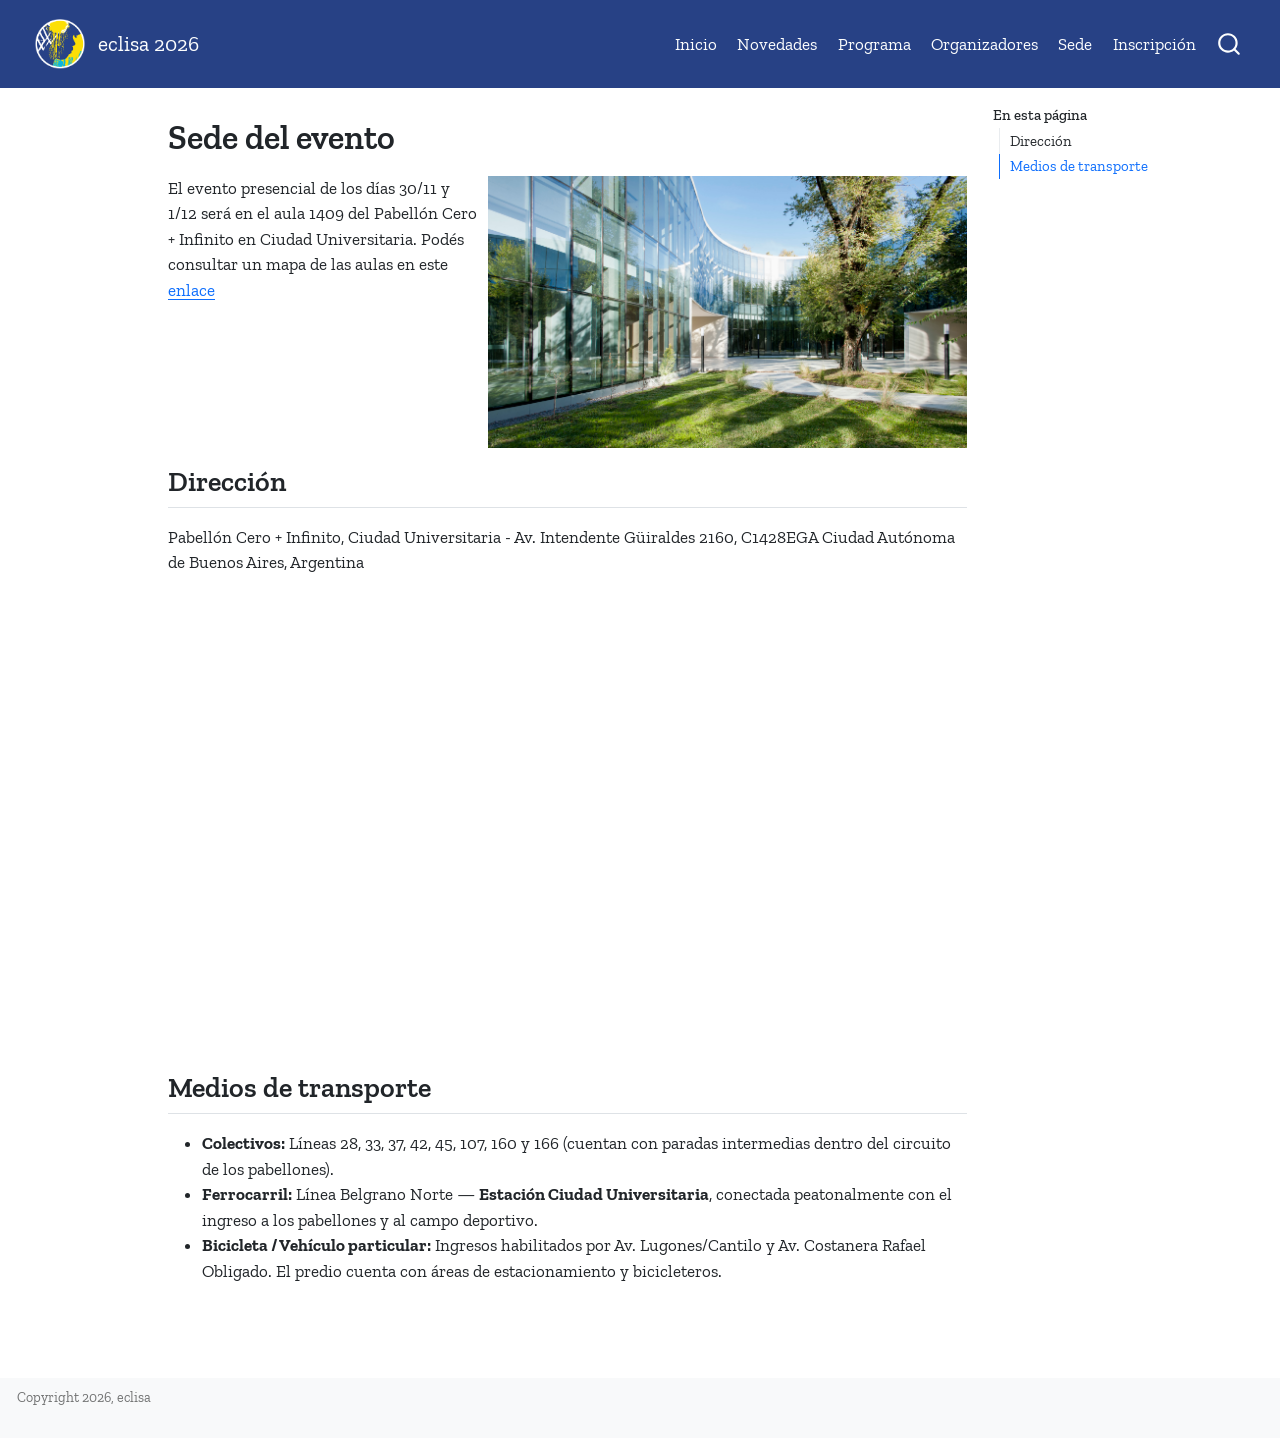
<file: sede.html>
<!DOCTYPE html>
<html xmlns="http://www.w3.org/1999/xhtml" lang="es" xml:lang="es"><head>

<meta charset="utf-8">
<meta name="generator" content="quarto-1.5.57">

<meta name="viewport" content="width=device-width, initial-scale=1.0, user-scalable=yes">


<title>Sede del evento – eclisa 2026</title>
<style>
code{white-space: pre-wrap;}
span.smallcaps{font-variant: small-caps;}
div.columns{display: flex; gap: min(4vw, 1.5em);}
div.column{flex: auto; overflow-x: auto;}
div.hanging-indent{margin-left: 1.5em; text-indent: -1.5em;}
ul.task-list{list-style: none;}
ul.task-list li input[type="checkbox"] {
  width: 0.8em;
  margin: 0 0.8em 0.2em -1em; /* quarto-specific, see https://github.com/quarto-dev/quarto-cli/issues/4556 */ 
  vertical-align: middle;
}
</style>


<script src="site_libs/quarto-nav/quarto-nav.js"></script>
<script src="site_libs/quarto-nav/headroom.min.js"></script>
<script src="site_libs/clipboard/clipboard.min.js"></script>
<script src="site_libs/quarto-search/autocomplete.umd.js"></script>
<script src="site_libs/quarto-search/fuse.min.js"></script>
<script src="site_libs/quarto-search/quarto-search.js"></script>
<meta name="quarto:offset" content="./">
<script src="site_libs/quarto-html/quarto.js"></script>
<script src="site_libs/quarto-html/popper.min.js"></script>
<script src="site_libs/quarto-html/tippy.umd.min.js"></script>
<script src="site_libs/quarto-html/anchor.min.js"></script>
<link href="site_libs/quarto-html/tippy.css" rel="stylesheet">
<link href="site_libs/quarto-html/quarto-syntax-highlighting.css" rel="stylesheet" id="quarto-text-highlighting-styles">
<script src="site_libs/bootstrap/bootstrap.min.js"></script>
<link href="site_libs/bootstrap/bootstrap-icons.css" rel="stylesheet">
<link href="site_libs/bootstrap/bootstrap.min.css" rel="stylesheet" id="quarto-bootstrap" data-mode="light">
<script id="quarto-search-options" type="application/json">{
  "location": "navbar",
  "copy-button": false,
  "collapse-after": 3,
  "panel-placement": "end",
  "type": "overlay",
  "limit": 50,
  "keyboard-shortcut": [
    "f",
    "/",
    "s"
  ],
  "show-item-context": false,
  "language": {
    "search-no-results-text": "Sin resultados",
    "search-matching-documents-text": "documentos encontrados",
    "search-copy-link-title": "Copiar el enlace en la búsqueda",
    "search-hide-matches-text": "Ocultar resultados adicionales",
    "search-more-match-text": "resultado adicional en este documento",
    "search-more-matches-text": "resultados adicionales en este documento",
    "search-clear-button-title": "Borrar",
    "search-text-placeholder": "",
    "search-detached-cancel-button-title": "Cancelar",
    "search-submit-button-title": "Enviar",
    "search-label": "Buscar"
  }
}</script>


<link rel="stylesheet" href="styles.css">
</head>

<body class="nav-fixed">

<div id="quarto-search-results"></div>
  <header id="quarto-header" class="headroom fixed-top">
    <nav class="navbar navbar-expand-lg " data-bs-theme="dark">
      <div class="navbar-container container-fluid">
      <div class="navbar-brand-container mx-auto">
    <a href="./index.html" class="navbar-brand navbar-brand-logo">
    <img src="./imagenes/icono.png" alt="" class="navbar-logo">
    </a>
    <a class="navbar-brand" href="./index.html">
    <span class="navbar-title">eclisa 2026</span>
    </a>
  </div>
            <div id="quarto-search" class="" title="Buscar"></div>
          <button class="navbar-toggler" type="button" data-bs-toggle="collapse" data-bs-target="#navbarCollapse" aria-controls="navbarCollapse" role="menu" aria-expanded="false" aria-label="Navegación de palanca" onclick="if (window.quartoToggleHeadroom) { window.quartoToggleHeadroom(); }">
  <span class="navbar-toggler-icon"></span>
</button>
          <div class="collapse navbar-collapse" id="navbarCollapse">
            <ul class="navbar-nav navbar-nav-scroll ms-auto">
  <li class="nav-item">
    <a class="nav-link" href="./index.html"> 
<span class="menu-text">Inicio</span></a>
  </li>  
  <li class="nav-item">
    <a class="nav-link" href="./novedades.html"> 
<span class="menu-text">Novedades</span></a>
  </li>  
  <li class="nav-item">
    <a class="nav-link" href="./programa.html"> 
<span class="menu-text">Programa</span></a>
  </li>  
  <li class="nav-item">
    <a class="nav-link" href="./organizadores.html"> 
<span class="menu-text">Organizadores</span></a>
  </li>  
  <li class="nav-item">
    <a class="nav-link active" href="./sede.html" aria-current="page"> 
<span class="menu-text">Sede</span></a>
  </li>  
  <li class="nav-item">
    <a class="nav-link" href="./inscripcion.html"> 
<span class="menu-text">Inscripción</span></a>
  </li>  
</ul>
          </div> <!-- /navcollapse -->
            <div class="quarto-navbar-tools">
</div>
      </div> <!-- /container-fluid -->
    </nav>
</header>
<!-- content -->
<div id="quarto-content" class="quarto-container page-columns page-rows-contents page-layout-article page-navbar">
<!-- sidebar -->
<!-- margin-sidebar -->
    <div id="quarto-margin-sidebar" class="sidebar margin-sidebar">
        <nav id="TOC" role="doc-toc" class="toc-active">
    <h2 id="toc-title">En esta página</h2>
   
  <ul>
  <li><a href="#dirección" id="toc-dirección" class="nav-link active" data-scroll-target="#dirección">Dirección</a></li>
  <li><a href="#medios-de-transporte" id="toc-medios-de-transporte" class="nav-link" data-scroll-target="#medios-de-transporte">Medios de transporte</a></li>
  </ul>
</nav>
    </div>
<!-- main -->
<main class="content" id="quarto-document-content">

<header id="title-block-header" class="quarto-title-block default">
<div class="quarto-title">
<h1 class="title">Sede del evento</h1>
</div>



<div class="quarto-title-meta">

    
  
    
  </div>
  


</header>


<div class="columns">
<div class="column" style="width:39%;">
<p>El evento presencial de los días 30/11 y 1/12 será en el aula 1409 del Pabellón Cero + Infinito en Ciudad Universitaria. Podés consultar un mapa de las aulas en este <a href="https://exactas.uba.ar/wp-content/uploads/2022/10/0I-aulas-v2.pdf" title="Mapa de aulas - Pabellón Cero + Infinito">enlace</a></p>
</div><div class="column" style="width:1%;">

</div><div class="column" style="width:60%;">
<p><img src="imagenes/cero_infinito.jpg" class="img-fluid"></p>
</div>
</div>
<section id="dirección" class="level2">
<h2 class="anchored" data-anchor-id="dirección">Dirección</h2>
<p>Pabellón Cero + Infinito, Ciudad Universitaria - Av. Intendente Güiraldes 2160, C1428EGA Ciudad Autónoma de Buenos Aires, Argentina</p>
<iframe src="https://www.google.com/maps/embed?pb=!1m18!1m12!1m3!1d3286.2309852213766!2d-58.4414167!3d-34.5426998!2m3!1f0!2f0!3f0!3m2!1i1024!2i768!4f13.1!3m3!1m2!1s0x95bcb4378f8c40b9%3A0x6b876fc156b825cf!2sCiudad%20Universitaria%2C%20CABA!5e0!3m2!1ses!2sar!4v1700000000000!5m2!1ses!2sar" width="100%" height="420" style="border:0;" allowfullscreen="" loading="lazy" referrerpolicy="no-referrer-when-downgrade">
</iframe>
</section>
<section id="medios-de-transporte" class="level2">
<h2 class="anchored" data-anchor-id="medios-de-transporte">Medios de transporte</h2>
<ul>
<li><strong>Colectivos:</strong> Líneas 28, 33, 37, 42, 45, 107, 160 y 166 (cuentan con paradas intermedias dentro del circuito de los pabellones).</li>
<li><strong>Ferrocarril:</strong> Línea Belgrano Norte — <strong>Estación Ciudad Universitaria</strong>, conectada peatonalmente con el ingreso a los pabellones y al campo deportivo.</li>
<li><strong>Bicicleta / Vehículo particular:</strong> Ingresos habilitados por Av. Lugones/Cantilo y Av. Costanera Rafael Obligado. El predio cuenta con áreas de estacionamiento y bicicleteros.</li>
</ul>
<!-- ------------------------------------------------------------------------ -->
<!-- ## Entorno del encuentro -->
<!-- Durante el segundo día, el cronograma incluye una caminata hacia la zona de almuerzo atravesando espacios emblemáticos de la ribera norte: -->
<!-- ::: {layout-ncol="1"} -->
<!-- ![Edificio Cero+Infinito (Facultad de Ciencias Exactas y Naturales - UBA)](imagenes/cero_infinito.jpg) -->
<!-- ![Reserva Ecológica Costanera Norte](imagenes/reserva.jpg) -->
<!-- ![Parque de la Memoria - Monumento a las Víctimas del Terrorismo de Estado](imagenes/parque_memoria_pensar.jpg) -->
<!-- ::: -->


</section>

</main> <!-- /main -->
<script id="quarto-html-after-body" type="application/javascript">
window.document.addEventListener("DOMContentLoaded", function (event) {
  const toggleBodyColorMode = (bsSheetEl) => {
    const mode = bsSheetEl.getAttribute("data-mode");
    const bodyEl = window.document.querySelector("body");
    if (mode === "dark") {
      bodyEl.classList.add("quarto-dark");
      bodyEl.classList.remove("quarto-light");
    } else {
      bodyEl.classList.add("quarto-light");
      bodyEl.classList.remove("quarto-dark");
    }
  }
  const toggleBodyColorPrimary = () => {
    const bsSheetEl = window.document.querySelector("link#quarto-bootstrap");
    if (bsSheetEl) {
      toggleBodyColorMode(bsSheetEl);
    }
  }
  toggleBodyColorPrimary();  
  const icon = "";
  const anchorJS = new window.AnchorJS();
  anchorJS.options = {
    placement: 'right',
    icon: icon
  };
  anchorJS.add('.anchored');
  const isCodeAnnotation = (el) => {
    for (const clz of el.classList) {
      if (clz.startsWith('code-annotation-')) {                     
        return true;
      }
    }
    return false;
  }
  const onCopySuccess = function(e) {
    // button target
    const button = e.trigger;
    // don't keep focus
    button.blur();
    // flash "checked"
    button.classList.add('code-copy-button-checked');
    var currentTitle = button.getAttribute("title");
    button.setAttribute("title", "Copiado");
    let tooltip;
    if (window.bootstrap) {
      button.setAttribute("data-bs-toggle", "tooltip");
      button.setAttribute("data-bs-placement", "left");
      button.setAttribute("data-bs-title", "Copiado");
      tooltip = new bootstrap.Tooltip(button, 
        { trigger: "manual", 
          customClass: "code-copy-button-tooltip",
          offset: [0, -8]});
      tooltip.show();    
    }
    setTimeout(function() {
      if (tooltip) {
        tooltip.hide();
        button.removeAttribute("data-bs-title");
        button.removeAttribute("data-bs-toggle");
        button.removeAttribute("data-bs-placement");
      }
      button.setAttribute("title", currentTitle);
      button.classList.remove('code-copy-button-checked');
    }, 1000);
    // clear code selection
    e.clearSelection();
  }
  const getTextToCopy = function(trigger) {
      const codeEl = trigger.previousElementSibling.cloneNode(true);
      for (const childEl of codeEl.children) {
        if (isCodeAnnotation(childEl)) {
          childEl.remove();
        }
      }
      return codeEl.innerText;
  }
  const clipboard = new window.ClipboardJS('.code-copy-button:not([data-in-quarto-modal])', {
    text: getTextToCopy
  });
  clipboard.on('success', onCopySuccess);
  if (window.document.getElementById('quarto-embedded-source-code-modal')) {
    // For code content inside modals, clipBoardJS needs to be initialized with a container option
    // TODO: Check when it could be a function (https://github.com/zenorocha/clipboard.js/issues/860)
    const clipboardModal = new window.ClipboardJS('.code-copy-button[data-in-quarto-modal]', {
      text: getTextToCopy,
      container: window.document.getElementById('quarto-embedded-source-code-modal')
    });
    clipboardModal.on('success', onCopySuccess);
  }
    var localhostRegex = new RegExp(/^(?:http|https):\/\/localhost\:?[0-9]*\//);
    var mailtoRegex = new RegExp(/^mailto:/);
      var filterRegex = new RegExp('/' + window.location.host + '/');
    var isInternal = (href) => {
        return filterRegex.test(href) || localhostRegex.test(href) || mailtoRegex.test(href);
    }
    // Inspect non-navigation links and adorn them if external
 	var links = window.document.querySelectorAll('a[href]:not(.nav-link):not(.navbar-brand):not(.toc-action):not(.sidebar-link):not(.sidebar-item-toggle):not(.pagination-link):not(.no-external):not([aria-hidden]):not(.dropdown-item):not(.quarto-navigation-tool):not(.about-link)');
    for (var i=0; i<links.length; i++) {
      const link = links[i];
      if (!isInternal(link.href)) {
        // undo the damage that might have been done by quarto-nav.js in the case of
        // links that we want to consider external
        if (link.dataset.originalHref !== undefined) {
          link.href = link.dataset.originalHref;
        }
      }
    }
  function tippyHover(el, contentFn, onTriggerFn, onUntriggerFn) {
    const config = {
      allowHTML: true,
      maxWidth: 500,
      delay: 100,
      arrow: false,
      appendTo: function(el) {
          return el.parentElement;
      },
      interactive: true,
      interactiveBorder: 10,
      theme: 'quarto',
      placement: 'bottom-start',
    };
    if (contentFn) {
      config.content = contentFn;
    }
    if (onTriggerFn) {
      config.onTrigger = onTriggerFn;
    }
    if (onUntriggerFn) {
      config.onUntrigger = onUntriggerFn;
    }
    window.tippy(el, config); 
  }
  const noterefs = window.document.querySelectorAll('a[role="doc-noteref"]');
  for (var i=0; i<noterefs.length; i++) {
    const ref = noterefs[i];
    tippyHover(ref, function() {
      // use id or data attribute instead here
      let href = ref.getAttribute('data-footnote-href') || ref.getAttribute('href');
      try { href = new URL(href).hash; } catch {}
      const id = href.replace(/^#\/?/, "");
      const note = window.document.getElementById(id);
      if (note) {
        return note.innerHTML;
      } else {
        return "";
      }
    });
  }
  const xrefs = window.document.querySelectorAll('a.quarto-xref');
  const processXRef = (id, note) => {
    // Strip column container classes
    const stripColumnClz = (el) => {
      el.classList.remove("page-full", "page-columns");
      if (el.children) {
        for (const child of el.children) {
          stripColumnClz(child);
        }
      }
    }
    stripColumnClz(note)
    if (id === null || id.startsWith('sec-')) {
      // Special case sections, only their first couple elements
      const container = document.createElement("div");
      if (note.children && note.children.length > 2) {
        container.appendChild(note.children[0].cloneNode(true));
        for (let i = 1; i < note.children.length; i++) {
          const child = note.children[i];
          if (child.tagName === "P" && child.innerText === "") {
            continue;
          } else {
            container.appendChild(child.cloneNode(true));
            break;
          }
        }
        if (window.Quarto?.typesetMath) {
          window.Quarto.typesetMath(container);
        }
        return container.innerHTML
      } else {
        if (window.Quarto?.typesetMath) {
          window.Quarto.typesetMath(note);
        }
        return note.innerHTML;
      }
    } else {
      // Remove any anchor links if they are present
      const anchorLink = note.querySelector('a.anchorjs-link');
      if (anchorLink) {
        anchorLink.remove();
      }
      if (window.Quarto?.typesetMath) {
        window.Quarto.typesetMath(note);
      }
      // TODO in 1.5, we should make sure this works without a callout special case
      if (note.classList.contains("callout")) {
        return note.outerHTML;
      } else {
        return note.innerHTML;
      }
    }
  }
  for (var i=0; i<xrefs.length; i++) {
    const xref = xrefs[i];
    tippyHover(xref, undefined, function(instance) {
      instance.disable();
      let url = xref.getAttribute('href');
      let hash = undefined; 
      if (url.startsWith('#')) {
        hash = url;
      } else {
        try { hash = new URL(url).hash; } catch {}
      }
      if (hash) {
        const id = hash.replace(/^#\/?/, "");
        const note = window.document.getElementById(id);
        if (note !== null) {
          try {
            const html = processXRef(id, note.cloneNode(true));
            instance.setContent(html);
          } finally {
            instance.enable();
            instance.show();
          }
        } else {
          // See if we can fetch this
          fetch(url.split('#')[0])
          .then(res => res.text())
          .then(html => {
            const parser = new DOMParser();
            const htmlDoc = parser.parseFromString(html, "text/html");
            const note = htmlDoc.getElementById(id);
            if (note !== null) {
              const html = processXRef(id, note);
              instance.setContent(html);
            } 
          }).finally(() => {
            instance.enable();
            instance.show();
          });
        }
      } else {
        // See if we can fetch a full url (with no hash to target)
        // This is a special case and we should probably do some content thinning / targeting
        fetch(url)
        .then(res => res.text())
        .then(html => {
          const parser = new DOMParser();
          const htmlDoc = parser.parseFromString(html, "text/html");
          const note = htmlDoc.querySelector('main.content');
          if (note !== null) {
            // This should only happen for chapter cross references
            // (since there is no id in the URL)
            // remove the first header
            if (note.children.length > 0 && note.children[0].tagName === "HEADER") {
              note.children[0].remove();
            }
            const html = processXRef(null, note);
            instance.setContent(html);
          } 
        }).finally(() => {
          instance.enable();
          instance.show();
        });
      }
    }, function(instance) {
    });
  }
      let selectedAnnoteEl;
      const selectorForAnnotation = ( cell, annotation) => {
        let cellAttr = 'data-code-cell="' + cell + '"';
        let lineAttr = 'data-code-annotation="' +  annotation + '"';
        const selector = 'span[' + cellAttr + '][' + lineAttr + ']';
        return selector;
      }
      const selectCodeLines = (annoteEl) => {
        const doc = window.document;
        const targetCell = annoteEl.getAttribute("data-target-cell");
        const targetAnnotation = annoteEl.getAttribute("data-target-annotation");
        const annoteSpan = window.document.querySelector(selectorForAnnotation(targetCell, targetAnnotation));
        const lines = annoteSpan.getAttribute("data-code-lines").split(",");
        const lineIds = lines.map((line) => {
          return targetCell + "-" + line;
        })
        let top = null;
        let height = null;
        let parent = null;
        if (lineIds.length > 0) {
            //compute the position of the single el (top and bottom and make a div)
            const el = window.document.getElementById(lineIds[0]);
            top = el.offsetTop;
            height = el.offsetHeight;
            parent = el.parentElement.parentElement;
          if (lineIds.length > 1) {
            const lastEl = window.document.getElementById(lineIds[lineIds.length - 1]);
            const bottom = lastEl.offsetTop + lastEl.offsetHeight;
            height = bottom - top;
          }
          if (top !== null && height !== null && parent !== null) {
            // cook up a div (if necessary) and position it 
            let div = window.document.getElementById("code-annotation-line-highlight");
            if (div === null) {
              div = window.document.createElement("div");
              div.setAttribute("id", "code-annotation-line-highlight");
              div.style.position = 'absolute';
              parent.appendChild(div);
            }
            div.style.top = top - 2 + "px";
            div.style.height = height + 4 + "px";
            div.style.left = 0;
            let gutterDiv = window.document.getElementById("code-annotation-line-highlight-gutter");
            if (gutterDiv === null) {
              gutterDiv = window.document.createElement("div");
              gutterDiv.setAttribute("id", "code-annotation-line-highlight-gutter");
              gutterDiv.style.position = 'absolute';
              const codeCell = window.document.getElementById(targetCell);
              const gutter = codeCell.querySelector('.code-annotation-gutter');
              gutter.appendChild(gutterDiv);
            }
            gutterDiv.style.top = top - 2 + "px";
            gutterDiv.style.height = height + 4 + "px";
          }
          selectedAnnoteEl = annoteEl;
        }
      };
      const unselectCodeLines = () => {
        const elementsIds = ["code-annotation-line-highlight", "code-annotation-line-highlight-gutter"];
        elementsIds.forEach((elId) => {
          const div = window.document.getElementById(elId);
          if (div) {
            div.remove();
          }
        });
        selectedAnnoteEl = undefined;
      };
        // Handle positioning of the toggle
    window.addEventListener(
      "resize",
      throttle(() => {
        elRect = undefined;
        if (selectedAnnoteEl) {
          selectCodeLines(selectedAnnoteEl);
        }
      }, 10)
    );
    function throttle(fn, ms) {
    let throttle = false;
    let timer;
      return (...args) => {
        if(!throttle) { // first call gets through
            fn.apply(this, args);
            throttle = true;
        } else { // all the others get throttled
            if(timer) clearTimeout(timer); // cancel #2
            timer = setTimeout(() => {
              fn.apply(this, args);
              timer = throttle = false;
            }, ms);
        }
      };
    }
      // Attach click handler to the DT
      const annoteDls = window.document.querySelectorAll('dt[data-target-cell]');
      for (const annoteDlNode of annoteDls) {
        annoteDlNode.addEventListener('click', (event) => {
          const clickedEl = event.target;
          if (clickedEl !== selectedAnnoteEl) {
            unselectCodeLines();
            const activeEl = window.document.querySelector('dt[data-target-cell].code-annotation-active');
            if (activeEl) {
              activeEl.classList.remove('code-annotation-active');
            }
            selectCodeLines(clickedEl);
            clickedEl.classList.add('code-annotation-active');
          } else {
            // Unselect the line
            unselectCodeLines();
            clickedEl.classList.remove('code-annotation-active');
          }
        });
      }
  const findCites = (el) => {
    const parentEl = el.parentElement;
    if (parentEl) {
      const cites = parentEl.dataset.cites;
      if (cites) {
        return {
          el,
          cites: cites.split(' ')
        };
      } else {
        return findCites(el.parentElement)
      }
    } else {
      return undefined;
    }
  };
  var bibliorefs = window.document.querySelectorAll('a[role="doc-biblioref"]');
  for (var i=0; i<bibliorefs.length; i++) {
    const ref = bibliorefs[i];
    const citeInfo = findCites(ref);
    if (citeInfo) {
      tippyHover(citeInfo.el, function() {
        var popup = window.document.createElement('div');
        citeInfo.cites.forEach(function(cite) {
          var citeDiv = window.document.createElement('div');
          citeDiv.classList.add('hanging-indent');
          citeDiv.classList.add('csl-entry');
          var biblioDiv = window.document.getElementById('ref-' + cite);
          if (biblioDiv) {
            citeDiv.innerHTML = biblioDiv.innerHTML;
          }
          popup.appendChild(citeDiv);
        });
        return popup.innerHTML;
      });
    }
  }
});
</script>
</div> <!-- /content -->
<footer class="footer">
  <div class="nav-footer">
    <div class="nav-footer-left">
<p>Copyright 2026, eclisa</p>
</div>   
    <div class="nav-footer-center">
      &nbsp;
    </div>
    <div class="nav-footer-right">
      &nbsp;
    </div>
  </div>
</footer>




</body></html>
</file>
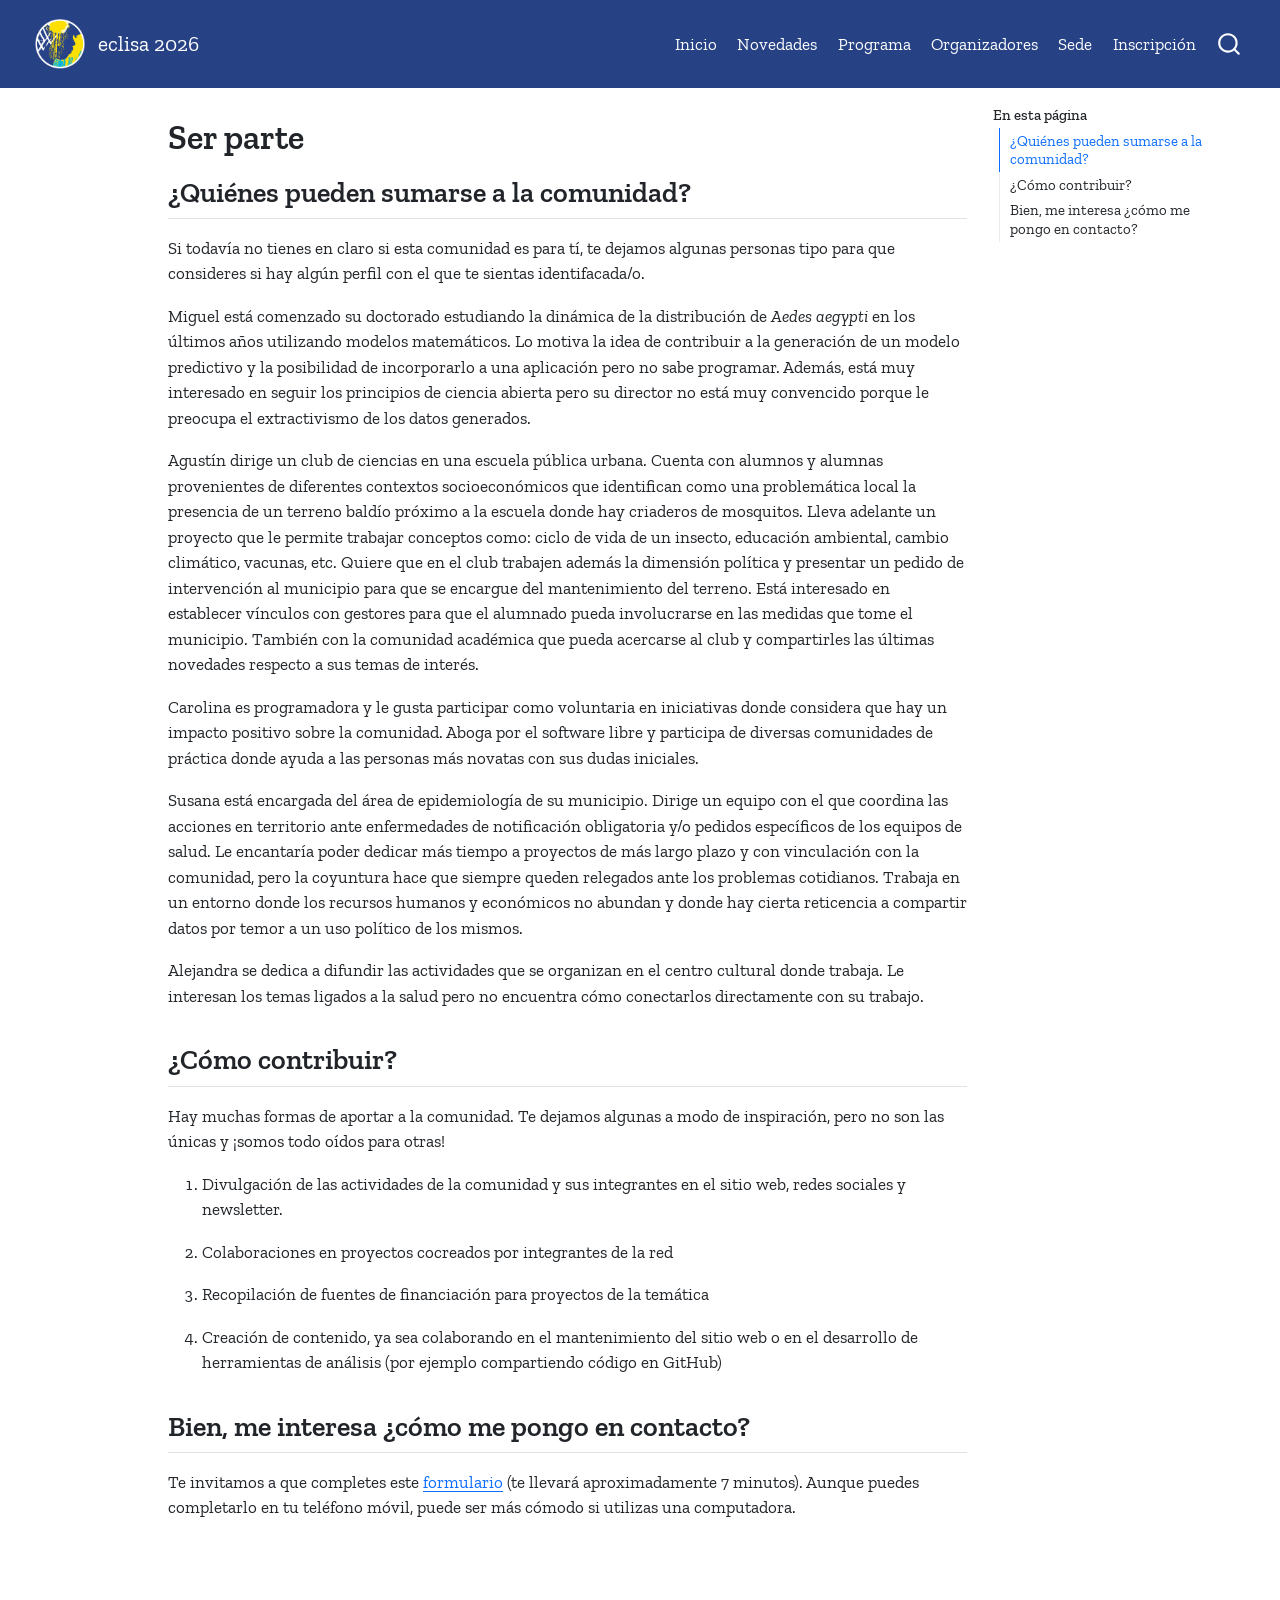
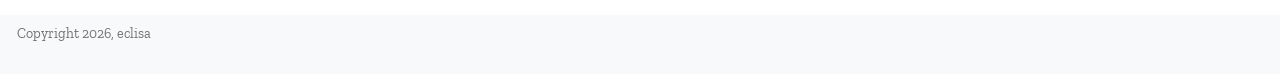
<file: ser_parte.html>
<!DOCTYPE html>
<html xmlns="http://www.w3.org/1999/xhtml" lang="es" xml:lang="es"><head>

<meta charset="utf-8">
<meta name="generator" content="quarto-1.5.57">

<meta name="viewport" content="width=device-width, initial-scale=1.0, user-scalable=yes">


<title>Ser parte – eclisa 2026</title>
<style>
code{white-space: pre-wrap;}
span.smallcaps{font-variant: small-caps;}
div.columns{display: flex; gap: min(4vw, 1.5em);}
div.column{flex: auto; overflow-x: auto;}
div.hanging-indent{margin-left: 1.5em; text-indent: -1.5em;}
ul.task-list{list-style: none;}
ul.task-list li input[type="checkbox"] {
  width: 0.8em;
  margin: 0 0.8em 0.2em -1em; /* quarto-specific, see https://github.com/quarto-dev/quarto-cli/issues/4556 */ 
  vertical-align: middle;
}
</style>


<script src="site_libs/quarto-nav/quarto-nav.js"></script>
<script src="site_libs/quarto-nav/headroom.min.js"></script>
<script src="site_libs/clipboard/clipboard.min.js"></script>
<script src="site_libs/quarto-search/autocomplete.umd.js"></script>
<script src="site_libs/quarto-search/fuse.min.js"></script>
<script src="site_libs/quarto-search/quarto-search.js"></script>
<meta name="quarto:offset" content="./">
<script src="site_libs/quarto-html/quarto.js"></script>
<script src="site_libs/quarto-html/popper.min.js"></script>
<script src="site_libs/quarto-html/tippy.umd.min.js"></script>
<script src="site_libs/quarto-html/anchor.min.js"></script>
<link href="site_libs/quarto-html/tippy.css" rel="stylesheet">
<link href="site_libs/quarto-html/quarto-syntax-highlighting.css" rel="stylesheet" id="quarto-text-highlighting-styles">
<script src="site_libs/bootstrap/bootstrap.min.js"></script>
<link href="site_libs/bootstrap/bootstrap-icons.css" rel="stylesheet">
<link href="site_libs/bootstrap/bootstrap.min.css" rel="stylesheet" id="quarto-bootstrap" data-mode="light">
<script id="quarto-search-options" type="application/json">{
  "location": "navbar",
  "copy-button": false,
  "collapse-after": 3,
  "panel-placement": "end",
  "type": "overlay",
  "limit": 50,
  "keyboard-shortcut": [
    "f",
    "/",
    "s"
  ],
  "show-item-context": false,
  "language": {
    "search-no-results-text": "Sin resultados",
    "search-matching-documents-text": "documentos encontrados",
    "search-copy-link-title": "Copiar el enlace en la búsqueda",
    "search-hide-matches-text": "Ocultar resultados adicionales",
    "search-more-match-text": "resultado adicional en este documento",
    "search-more-matches-text": "resultados adicionales en este documento",
    "search-clear-button-title": "Borrar",
    "search-text-placeholder": "",
    "search-detached-cancel-button-title": "Cancelar",
    "search-submit-button-title": "Enviar",
    "search-label": "Buscar"
  }
}</script>


<link rel="stylesheet" href="styles.css">
</head>

<body class="nav-fixed">

<div id="quarto-search-results"></div>
  <header id="quarto-header" class="headroom fixed-top">
    <nav class="navbar navbar-expand-lg " data-bs-theme="dark">
      <div class="navbar-container container-fluid">
      <div class="navbar-brand-container mx-auto">
    <a href="./index.html" class="navbar-brand navbar-brand-logo">
    <img src="./imagenes/icono.png" alt="" class="navbar-logo">
    </a>
    <a class="navbar-brand" href="./index.html">
    <span class="navbar-title">eclisa 2026</span>
    </a>
  </div>
            <div id="quarto-search" class="" title="Buscar"></div>
          <button class="navbar-toggler" type="button" data-bs-toggle="collapse" data-bs-target="#navbarCollapse" aria-controls="navbarCollapse" role="menu" aria-expanded="false" aria-label="Navegación de palanca" onclick="if (window.quartoToggleHeadroom) { window.quartoToggleHeadroom(); }">
  <span class="navbar-toggler-icon"></span>
</button>
          <div class="collapse navbar-collapse" id="navbarCollapse">
            <ul class="navbar-nav navbar-nav-scroll ms-auto">
  <li class="nav-item">
    <a class="nav-link" href="./index.html"> 
<span class="menu-text">Inicio</span></a>
  </li>  
  <li class="nav-item">
    <a class="nav-link" href="./novedades.html"> 
<span class="menu-text">Novedades</span></a>
  </li>  
  <li class="nav-item">
    <a class="nav-link" href="./programa.html"> 
<span class="menu-text">Programa</span></a>
  </li>  
  <li class="nav-item">
    <a class="nav-link" href="./organizadores.html"> 
<span class="menu-text">Organizadores</span></a>
  </li>  
  <li class="nav-item">
    <a class="nav-link" href="./sede.html"> 
<span class="menu-text">Sede</span></a>
  </li>  
  <li class="nav-item">
    <a class="nav-link" href="./inscripcion.html"> 
<span class="menu-text">Inscripción</span></a>
  </li>  
</ul>
          </div> <!-- /navcollapse -->
            <div class="quarto-navbar-tools">
</div>
      </div> <!-- /container-fluid -->
    </nav>
</header>
<!-- content -->
<div id="quarto-content" class="quarto-container page-columns page-rows-contents page-layout-article page-navbar">
<!-- sidebar -->
<!-- margin-sidebar -->
    <div id="quarto-margin-sidebar" class="sidebar margin-sidebar">
        <nav id="TOC" role="doc-toc" class="toc-active">
    <h2 id="toc-title">En esta página</h2>
   
  <ul>
  <li><a href="#quiénes-pueden-sumarse-a-la-comunidad" id="toc-quiénes-pueden-sumarse-a-la-comunidad" class="nav-link active" data-scroll-target="#quiénes-pueden-sumarse-a-la-comunidad">¿Quiénes pueden sumarse a la comunidad?</a></li>
  <li><a href="#cómo-contribuir" id="toc-cómo-contribuir" class="nav-link" data-scroll-target="#cómo-contribuir">¿Cómo contribuir?</a></li>
  <li><a href="#bien-me-interesa-cómo-me-pongo-en-contacto" id="toc-bien-me-interesa-cómo-me-pongo-en-contacto" class="nav-link" data-scroll-target="#bien-me-interesa-cómo-me-pongo-en-contacto">Bien, me interesa ¿cómo me pongo en contacto?</a></li>
  </ul>
</nav>
    </div>
<!-- main -->
<main class="content" id="quarto-document-content">

<header id="title-block-header" class="quarto-title-block default">
<div class="quarto-title">
<h1 class="title">Ser parte</h1>
</div>



<div class="quarto-title-meta">

    
  
    
  </div>
  


</header>


<section id="quiénes-pueden-sumarse-a-la-comunidad" class="level2">
<h2 class="anchored" data-anchor-id="quiénes-pueden-sumarse-a-la-comunidad">¿Quiénes pueden sumarse a la comunidad?</h2>
<p>Si todavía no tienes en claro si esta comunidad es para tí, te dejamos algunas personas tipo para que consideres si hay algún perfil con el que te sientas identifacada/o.</p>
<p>Miguel está comenzado su doctorado estudiando la dinámica de la distribución de <em>Aedes aegypti</em> en los últimos años utilizando modelos matemáticos. Lo motiva la idea de contribuir a la generación de un modelo predictivo y la posibilidad de incorporarlo a una aplicación pero no sabe programar. Además, está muy interesado en seguir los principios de ciencia abierta pero su director no está muy convencido porque le preocupa el extractivismo de los datos generados.</p>
<p>Agustín dirige un club de ciencias en una escuela pública urbana. Cuenta con alumnos y alumnas provenientes de diferentes contextos socioeconómicos que identifican como una problemática local la presencia de un terreno baldío próximo a la escuela donde hay criaderos de mosquitos. Lleva adelante un proyecto que le permite trabajar conceptos como: ciclo de vida de un insecto, educación ambiental, cambio climático, vacunas, etc. Quiere que en el club trabajen además la dimensión política y presentar un pedido de intervención al municipio para que se encargue del mantenimiento del terreno. Está interesado en establecer vínculos con gestores para que el alumnado pueda involucrarse en las medidas que tome el municipio. También con la comunidad académica que pueda acercarse al club y compartirles las últimas novedades respecto a sus temas de interés.</p>
<p>Carolina es programadora y le gusta participar como voluntaria en iniciativas donde considera que hay un impacto positivo sobre la comunidad. Aboga por el software libre y participa de diversas comunidades de práctica donde ayuda a las personas más novatas con sus dudas iniciales.&nbsp;</p>
<p>Susana está encargada del área de epidemiología de su municipio. Dirige un equipo con el que coordina las acciones en territorio ante enfermedades de notificación obligatoria y/o pedidos específicos de los equipos de salud. Le encantaría poder dedicar más tiempo a proyectos de más largo plazo y con vinculación con la comunidad, pero la coyuntura hace que siempre queden relegados ante los problemas cotidianos. Trabaja en un entorno donde los recursos humanos y económicos no abundan y donde hay cierta reticencia a compartir datos por temor a un uso político de los mismos.</p>
<p>Alejandra se dedica a difundir las actividades que se organizan en el centro cultural donde trabaja. Le interesan los temas ligados a la salud pero no encuentra cómo conectarlos directamente con su trabajo.</p>
</section>
<section id="cómo-contribuir" class="level2">
<h2 class="anchored" data-anchor-id="cómo-contribuir">¿Cómo contribuir?</h2>
<p>Hay muchas formas de aportar a la comunidad. Te dejamos algunas a modo de inspiración, pero no son las únicas y ¡somos todo oídos para otras!</p>
<ol type="1">
<li><p>Divulgación de las actividades de la comunidad y sus integrantes en el sitio web, redes sociales y newsletter.</p></li>
<li><p>Colaboraciones en proyectos cocreados por integrantes de la red</p></li>
<li><p>Recopilación de fuentes de financiación para proyectos de la temática</p></li>
<li><p>Creación de contenido, ya sea colaborando en el mantenimiento del sitio web o en el desarrollo de herramientas de análisis (por ejemplo compartiendo código en GitHub)</p></li>
</ol>
</section>
<section id="bien-me-interesa-cómo-me-pongo-en-contacto" class="level2">
<h2 class="anchored" data-anchor-id="bien-me-interesa-cómo-me-pongo-en-contacto">Bien, me interesa ¿cómo me pongo en contacto?</h2>
<p>Te invitamos a que completes este <a href="https://forms.gle/w5uAqzD2DXjxU8rB6">formulario</a> (te llevará aproximadamente 7 minutos). Aunque puedes completarlo en tu teléfono móvil, puede ser más cómodo si utilizas una computadora.</p>


</section>

</main> <!-- /main -->
<script id="quarto-html-after-body" type="application/javascript">
window.document.addEventListener("DOMContentLoaded", function (event) {
  const toggleBodyColorMode = (bsSheetEl) => {
    const mode = bsSheetEl.getAttribute("data-mode");
    const bodyEl = window.document.querySelector("body");
    if (mode === "dark") {
      bodyEl.classList.add("quarto-dark");
      bodyEl.classList.remove("quarto-light");
    } else {
      bodyEl.classList.add("quarto-light");
      bodyEl.classList.remove("quarto-dark");
    }
  }
  const toggleBodyColorPrimary = () => {
    const bsSheetEl = window.document.querySelector("link#quarto-bootstrap");
    if (bsSheetEl) {
      toggleBodyColorMode(bsSheetEl);
    }
  }
  toggleBodyColorPrimary();  
  const icon = "";
  const anchorJS = new window.AnchorJS();
  anchorJS.options = {
    placement: 'right',
    icon: icon
  };
  anchorJS.add('.anchored');
  const isCodeAnnotation = (el) => {
    for (const clz of el.classList) {
      if (clz.startsWith('code-annotation-')) {                     
        return true;
      }
    }
    return false;
  }
  const onCopySuccess = function(e) {
    // button target
    const button = e.trigger;
    // don't keep focus
    button.blur();
    // flash "checked"
    button.classList.add('code-copy-button-checked');
    var currentTitle = button.getAttribute("title");
    button.setAttribute("title", "Copiado");
    let tooltip;
    if (window.bootstrap) {
      button.setAttribute("data-bs-toggle", "tooltip");
      button.setAttribute("data-bs-placement", "left");
      button.setAttribute("data-bs-title", "Copiado");
      tooltip = new bootstrap.Tooltip(button, 
        { trigger: "manual", 
          customClass: "code-copy-button-tooltip",
          offset: [0, -8]});
      tooltip.show();    
    }
    setTimeout(function() {
      if (tooltip) {
        tooltip.hide();
        button.removeAttribute("data-bs-title");
        button.removeAttribute("data-bs-toggle");
        button.removeAttribute("data-bs-placement");
      }
      button.setAttribute("title", currentTitle);
      button.classList.remove('code-copy-button-checked');
    }, 1000);
    // clear code selection
    e.clearSelection();
  }
  const getTextToCopy = function(trigger) {
      const codeEl = trigger.previousElementSibling.cloneNode(true);
      for (const childEl of codeEl.children) {
        if (isCodeAnnotation(childEl)) {
          childEl.remove();
        }
      }
      return codeEl.innerText;
  }
  const clipboard = new window.ClipboardJS('.code-copy-button:not([data-in-quarto-modal])', {
    text: getTextToCopy
  });
  clipboard.on('success', onCopySuccess);
  if (window.document.getElementById('quarto-embedded-source-code-modal')) {
    // For code content inside modals, clipBoardJS needs to be initialized with a container option
    // TODO: Check when it could be a function (https://github.com/zenorocha/clipboard.js/issues/860)
    const clipboardModal = new window.ClipboardJS('.code-copy-button[data-in-quarto-modal]', {
      text: getTextToCopy,
      container: window.document.getElementById('quarto-embedded-source-code-modal')
    });
    clipboardModal.on('success', onCopySuccess);
  }
    var localhostRegex = new RegExp(/^(?:http|https):\/\/localhost\:?[0-9]*\//);
    var mailtoRegex = new RegExp(/^mailto:/);
      var filterRegex = new RegExp('/' + window.location.host + '/');
    var isInternal = (href) => {
        return filterRegex.test(href) || localhostRegex.test(href) || mailtoRegex.test(href);
    }
    // Inspect non-navigation links and adorn them if external
 	var links = window.document.querySelectorAll('a[href]:not(.nav-link):not(.navbar-brand):not(.toc-action):not(.sidebar-link):not(.sidebar-item-toggle):not(.pagination-link):not(.no-external):not([aria-hidden]):not(.dropdown-item):not(.quarto-navigation-tool):not(.about-link)');
    for (var i=0; i<links.length; i++) {
      const link = links[i];
      if (!isInternal(link.href)) {
        // undo the damage that might have been done by quarto-nav.js in the case of
        // links that we want to consider external
        if (link.dataset.originalHref !== undefined) {
          link.href = link.dataset.originalHref;
        }
      }
    }
  function tippyHover(el, contentFn, onTriggerFn, onUntriggerFn) {
    const config = {
      allowHTML: true,
      maxWidth: 500,
      delay: 100,
      arrow: false,
      appendTo: function(el) {
          return el.parentElement;
      },
      interactive: true,
      interactiveBorder: 10,
      theme: 'quarto',
      placement: 'bottom-start',
    };
    if (contentFn) {
      config.content = contentFn;
    }
    if (onTriggerFn) {
      config.onTrigger = onTriggerFn;
    }
    if (onUntriggerFn) {
      config.onUntrigger = onUntriggerFn;
    }
    window.tippy(el, config); 
  }
  const noterefs = window.document.querySelectorAll('a[role="doc-noteref"]');
  for (var i=0; i<noterefs.length; i++) {
    const ref = noterefs[i];
    tippyHover(ref, function() {
      // use id or data attribute instead here
      let href = ref.getAttribute('data-footnote-href') || ref.getAttribute('href');
      try { href = new URL(href).hash; } catch {}
      const id = href.replace(/^#\/?/, "");
      const note = window.document.getElementById(id);
      if (note) {
        return note.innerHTML;
      } else {
        return "";
      }
    });
  }
  const xrefs = window.document.querySelectorAll('a.quarto-xref');
  const processXRef = (id, note) => {
    // Strip column container classes
    const stripColumnClz = (el) => {
      el.classList.remove("page-full", "page-columns");
      if (el.children) {
        for (const child of el.children) {
          stripColumnClz(child);
        }
      }
    }
    stripColumnClz(note)
    if (id === null || id.startsWith('sec-')) {
      // Special case sections, only their first couple elements
      const container = document.createElement("div");
      if (note.children && note.children.length > 2) {
        container.appendChild(note.children[0].cloneNode(true));
        for (let i = 1; i < note.children.length; i++) {
          const child = note.children[i];
          if (child.tagName === "P" && child.innerText === "") {
            continue;
          } else {
            container.appendChild(child.cloneNode(true));
            break;
          }
        }
        if (window.Quarto?.typesetMath) {
          window.Quarto.typesetMath(container);
        }
        return container.innerHTML
      } else {
        if (window.Quarto?.typesetMath) {
          window.Quarto.typesetMath(note);
        }
        return note.innerHTML;
      }
    } else {
      // Remove any anchor links if they are present
      const anchorLink = note.querySelector('a.anchorjs-link');
      if (anchorLink) {
        anchorLink.remove();
      }
      if (window.Quarto?.typesetMath) {
        window.Quarto.typesetMath(note);
      }
      // TODO in 1.5, we should make sure this works without a callout special case
      if (note.classList.contains("callout")) {
        return note.outerHTML;
      } else {
        return note.innerHTML;
      }
    }
  }
  for (var i=0; i<xrefs.length; i++) {
    const xref = xrefs[i];
    tippyHover(xref, undefined, function(instance) {
      instance.disable();
      let url = xref.getAttribute('href');
      let hash = undefined; 
      if (url.startsWith('#')) {
        hash = url;
      } else {
        try { hash = new URL(url).hash; } catch {}
      }
      if (hash) {
        const id = hash.replace(/^#\/?/, "");
        const note = window.document.getElementById(id);
        if (note !== null) {
          try {
            const html = processXRef(id, note.cloneNode(true));
            instance.setContent(html);
          } finally {
            instance.enable();
            instance.show();
          }
        } else {
          // See if we can fetch this
          fetch(url.split('#')[0])
          .then(res => res.text())
          .then(html => {
            const parser = new DOMParser();
            const htmlDoc = parser.parseFromString(html, "text/html");
            const note = htmlDoc.getElementById(id);
            if (note !== null) {
              const html = processXRef(id, note);
              instance.setContent(html);
            } 
          }).finally(() => {
            instance.enable();
            instance.show();
          });
        }
      } else {
        // See if we can fetch a full url (with no hash to target)
        // This is a special case and we should probably do some content thinning / targeting
        fetch(url)
        .then(res => res.text())
        .then(html => {
          const parser = new DOMParser();
          const htmlDoc = parser.parseFromString(html, "text/html");
          const note = htmlDoc.querySelector('main.content');
          if (note !== null) {
            // This should only happen for chapter cross references
            // (since there is no id in the URL)
            // remove the first header
            if (note.children.length > 0 && note.children[0].tagName === "HEADER") {
              note.children[0].remove();
            }
            const html = processXRef(null, note);
            instance.setContent(html);
          } 
        }).finally(() => {
          instance.enable();
          instance.show();
        });
      }
    }, function(instance) {
    });
  }
      let selectedAnnoteEl;
      const selectorForAnnotation = ( cell, annotation) => {
        let cellAttr = 'data-code-cell="' + cell + '"';
        let lineAttr = 'data-code-annotation="' +  annotation + '"';
        const selector = 'span[' + cellAttr + '][' + lineAttr + ']';
        return selector;
      }
      const selectCodeLines = (annoteEl) => {
        const doc = window.document;
        const targetCell = annoteEl.getAttribute("data-target-cell");
        const targetAnnotation = annoteEl.getAttribute("data-target-annotation");
        const annoteSpan = window.document.querySelector(selectorForAnnotation(targetCell, targetAnnotation));
        const lines = annoteSpan.getAttribute("data-code-lines").split(",");
        const lineIds = lines.map((line) => {
          return targetCell + "-" + line;
        })
        let top = null;
        let height = null;
        let parent = null;
        if (lineIds.length > 0) {
            //compute the position of the single el (top and bottom and make a div)
            const el = window.document.getElementById(lineIds[0]);
            top = el.offsetTop;
            height = el.offsetHeight;
            parent = el.parentElement.parentElement;
          if (lineIds.length > 1) {
            const lastEl = window.document.getElementById(lineIds[lineIds.length - 1]);
            const bottom = lastEl.offsetTop + lastEl.offsetHeight;
            height = bottom - top;
          }
          if (top !== null && height !== null && parent !== null) {
            // cook up a div (if necessary) and position it 
            let div = window.document.getElementById("code-annotation-line-highlight");
            if (div === null) {
              div = window.document.createElement("div");
              div.setAttribute("id", "code-annotation-line-highlight");
              div.style.position = 'absolute';
              parent.appendChild(div);
            }
            div.style.top = top - 2 + "px";
            div.style.height = height + 4 + "px";
            div.style.left = 0;
            let gutterDiv = window.document.getElementById("code-annotation-line-highlight-gutter");
            if (gutterDiv === null) {
              gutterDiv = window.document.createElement("div");
              gutterDiv.setAttribute("id", "code-annotation-line-highlight-gutter");
              gutterDiv.style.position = 'absolute';
              const codeCell = window.document.getElementById(targetCell);
              const gutter = codeCell.querySelector('.code-annotation-gutter');
              gutter.appendChild(gutterDiv);
            }
            gutterDiv.style.top = top - 2 + "px";
            gutterDiv.style.height = height + 4 + "px";
          }
          selectedAnnoteEl = annoteEl;
        }
      };
      const unselectCodeLines = () => {
        const elementsIds = ["code-annotation-line-highlight", "code-annotation-line-highlight-gutter"];
        elementsIds.forEach((elId) => {
          const div = window.document.getElementById(elId);
          if (div) {
            div.remove();
          }
        });
        selectedAnnoteEl = undefined;
      };
        // Handle positioning of the toggle
    window.addEventListener(
      "resize",
      throttle(() => {
        elRect = undefined;
        if (selectedAnnoteEl) {
          selectCodeLines(selectedAnnoteEl);
        }
      }, 10)
    );
    function throttle(fn, ms) {
    let throttle = false;
    let timer;
      return (...args) => {
        if(!throttle) { // first call gets through
            fn.apply(this, args);
            throttle = true;
        } else { // all the others get throttled
            if(timer) clearTimeout(timer); // cancel #2
            timer = setTimeout(() => {
              fn.apply(this, args);
              timer = throttle = false;
            }, ms);
        }
      };
    }
      // Attach click handler to the DT
      const annoteDls = window.document.querySelectorAll('dt[data-target-cell]');
      for (const annoteDlNode of annoteDls) {
        annoteDlNode.addEventListener('click', (event) => {
          const clickedEl = event.target;
          if (clickedEl !== selectedAnnoteEl) {
            unselectCodeLines();
            const activeEl = window.document.querySelector('dt[data-target-cell].code-annotation-active');
            if (activeEl) {
              activeEl.classList.remove('code-annotation-active');
            }
            selectCodeLines(clickedEl);
            clickedEl.classList.add('code-annotation-active');
          } else {
            // Unselect the line
            unselectCodeLines();
            clickedEl.classList.remove('code-annotation-active');
          }
        });
      }
  const findCites = (el) => {
    const parentEl = el.parentElement;
    if (parentEl) {
      const cites = parentEl.dataset.cites;
      if (cites) {
        return {
          el,
          cites: cites.split(' ')
        };
      } else {
        return findCites(el.parentElement)
      }
    } else {
      return undefined;
    }
  };
  var bibliorefs = window.document.querySelectorAll('a[role="doc-biblioref"]');
  for (var i=0; i<bibliorefs.length; i++) {
    const ref = bibliorefs[i];
    const citeInfo = findCites(ref);
    if (citeInfo) {
      tippyHover(citeInfo.el, function() {
        var popup = window.document.createElement('div');
        citeInfo.cites.forEach(function(cite) {
          var citeDiv = window.document.createElement('div');
          citeDiv.classList.add('hanging-indent');
          citeDiv.classList.add('csl-entry');
          var biblioDiv = window.document.getElementById('ref-' + cite);
          if (biblioDiv) {
            citeDiv.innerHTML = biblioDiv.innerHTML;
          }
          popup.appendChild(citeDiv);
        });
        return popup.innerHTML;
      });
    }
  }
});
</script>
</div> <!-- /content -->
<footer class="footer">
  <div class="nav-footer">
    <div class="nav-footer-left">
<p>Copyright 2026, eclisa</p>
</div>   
    <div class="nav-footer-center">
      &nbsp;
    </div>
    <div class="nav-footer-right">
      &nbsp;
    </div>
  </div>
</footer>




</body></html>
</file>
<file: site_libs/quarto-html/tippy.css>
.tippy-box[data-animation=fade][data-state=hidden]{opacity:0}[data-tippy-root]{max-width:calc(100vw - 10px)}.tippy-box{position:relative;background-color:#333;color:#fff;border-radius:4px;font-size:14px;line-height:1.4;white-space:normal;outline:0;transition-property:transform,visibility,opacity}.tippy-box[data-placement^=top]>.tippy-arrow{bottom:0}.tippy-box[data-placement^=top]>.tippy-arrow:before{bottom:-7px;left:0;border-width:8px 8px 0;border-top-color:initial;transform-origin:center top}.tippy-box[data-placement^=bottom]>.tippy-arrow{top:0}.tippy-box[data-placement^=bottom]>.tippy-arrow:before{top:-7px;left:0;border-width:0 8px 8px;border-bottom-color:initial;transform-origin:center bottom}.tippy-box[data-placement^=left]>.tippy-arrow{right:0}.tippy-box[data-placement^=left]>.tippy-arrow:before{border-width:8px 0 8px 8px;border-left-color:initial;right:-7px;transform-origin:center left}.tippy-box[data-placement^=right]>.tippy-arrow{left:0}.tippy-box[data-placement^=right]>.tippy-arrow:before{left:-7px;border-width:8px 8px 8px 0;border-right-color:initial;transform-origin:center right}.tippy-box[data-inertia][data-state=visible]{transition-timing-function:cubic-bezier(.54,1.5,.38,1.11)}.tippy-arrow{width:16px;height:16px;color:#333}.tippy-arrow:before{content:"";position:absolute;border-color:transparent;border-style:solid}.tippy-content{position:relative;padding:5px 9px;z-index:1}
</file>
<file: site_libs/quarto-html/quarto-syntax-highlighting.css>
/* quarto syntax highlight colors */
:root {
  --quarto-hl-ot-color: #003B4F;
  --quarto-hl-at-color: #657422;
  --quarto-hl-ss-color: #20794D;
  --quarto-hl-an-color: #5E5E5E;
  --quarto-hl-fu-color: #4758AB;
  --quarto-hl-st-color: #20794D;
  --quarto-hl-cf-color: #003B4F;
  --quarto-hl-op-color: #5E5E5E;
  --quarto-hl-er-color: #AD0000;
  --quarto-hl-bn-color: #AD0000;
  --quarto-hl-al-color: #AD0000;
  --quarto-hl-va-color: #111111;
  --quarto-hl-bu-color: inherit;
  --quarto-hl-ex-color: inherit;
  --quarto-hl-pp-color: #AD0000;
  --quarto-hl-in-color: #5E5E5E;
  --quarto-hl-vs-color: #20794D;
  --quarto-hl-wa-color: #5E5E5E;
  --quarto-hl-do-color: #5E5E5E;
  --quarto-hl-im-color: #00769E;
  --quarto-hl-ch-color: #20794D;
  --quarto-hl-dt-color: #AD0000;
  --quarto-hl-fl-color: #AD0000;
  --quarto-hl-co-color: #5E5E5E;
  --quarto-hl-cv-color: #5E5E5E;
  --quarto-hl-cn-color: #8f5902;
  --quarto-hl-sc-color: #5E5E5E;
  --quarto-hl-dv-color: #AD0000;
  --quarto-hl-kw-color: #003B4F;
}

/* other quarto variables */
:root {
  --quarto-font-monospace: SFMono-Regular, Menlo, Monaco, Consolas, "Liberation Mono", "Courier New", monospace;
}

pre > code.sourceCode > span {
  color: #003B4F;
}

code span {
  color: #003B4F;
}

code.sourceCode > span {
  color: #003B4F;
}

div.sourceCode,
div.sourceCode pre.sourceCode {
  color: #003B4F;
}

code span.ot {
  color: #003B4F;
  font-style: inherit;
}

code span.at {
  color: #657422;
  font-style: inherit;
}

code span.ss {
  color: #20794D;
  font-style: inherit;
}

code span.an {
  color: #5E5E5E;
  font-style: inherit;
}

code span.fu {
  color: #4758AB;
  font-style: inherit;
}

code span.st {
  color: #20794D;
  font-style: inherit;
}

code span.cf {
  color: #003B4F;
  font-weight: bold;
  font-style: inherit;
}

code span.op {
  color: #5E5E5E;
  font-style: inherit;
}

code span.er {
  color: #AD0000;
  font-style: inherit;
}

code span.bn {
  color: #AD0000;
  font-style: inherit;
}

code span.al {
  color: #AD0000;
  font-style: inherit;
}

code span.va {
  color: #111111;
  font-style: inherit;
}

code span.bu {
  font-style: inherit;
}

code span.ex {
  font-style: inherit;
}

code span.pp {
  color: #AD0000;
  font-style: inherit;
}

code span.in {
  color: #5E5E5E;
  font-style: inherit;
}

code span.vs {
  color: #20794D;
  font-style: inherit;
}

code span.wa {
  color: #5E5E5E;
  font-style: italic;
}

code span.do {
  color: #5E5E5E;
  font-style: italic;
}

code span.im {
  color: #00769E;
  font-style: inherit;
}

code span.ch {
  color: #20794D;
  font-style: inherit;
}

code span.dt {
  color: #AD0000;
  font-style: inherit;
}

code span.fl {
  color: #AD0000;
  font-style: inherit;
}

code span.co {
  color: #5E5E5E;
  font-style: inherit;
}

code span.cv {
  color: #5E5E5E;
  font-style: italic;
}

code span.cn {
  color: #8f5902;
  font-style: inherit;
}

code span.sc {
  color: #5E5E5E;
  font-style: inherit;
}

code span.dv {
  color: #AD0000;
  font-style: inherit;
}

code span.kw {
  color: #003B4F;
  font-weight: bold;
  font-style: inherit;
}

.prevent-inlining {
  content: "</";
}

/*# sourceMappingURL=debc5d5d77c3f9108843748ff7464032.css.map */
</file>
<file: styles.css>
/* css styles */

/* Importar la fuente desde Google Fonts al inicio del archivo */
@import url('https://fonts.googleapis.com/css2?family=Zilla+Slab:wght@300;400;500;600;700&display=swap');

/* Aplicarla a los elementos que desees */
body {
  font-family: 'Zilla Slab', serif;
}

/*h1, h2, h3, h4, h5, h6 {
  font-family: 'Georgia', serif;
}

/* Cambiar color de fondo de la navbar */
.navbar {
  background-color: #274185 !important;
/*  font-family: 'Roboto', sans-serif;*/
}

/* Agranda el logo de la barra de navegación */
.navbar-brand img {
  max-height: 60px !important; /* Cambia 60px por el alto que desees */
  width: auto;
}

/*.about-entity img {
  width: 4000px !important;  /* Ajusta este valor al tamaño que quieras */
/*  height: 400px !important; /* Mantén el mismo valor para que siga siendo un círculo perfecto */
/*  max-width: none !important;
/*}
</file>
